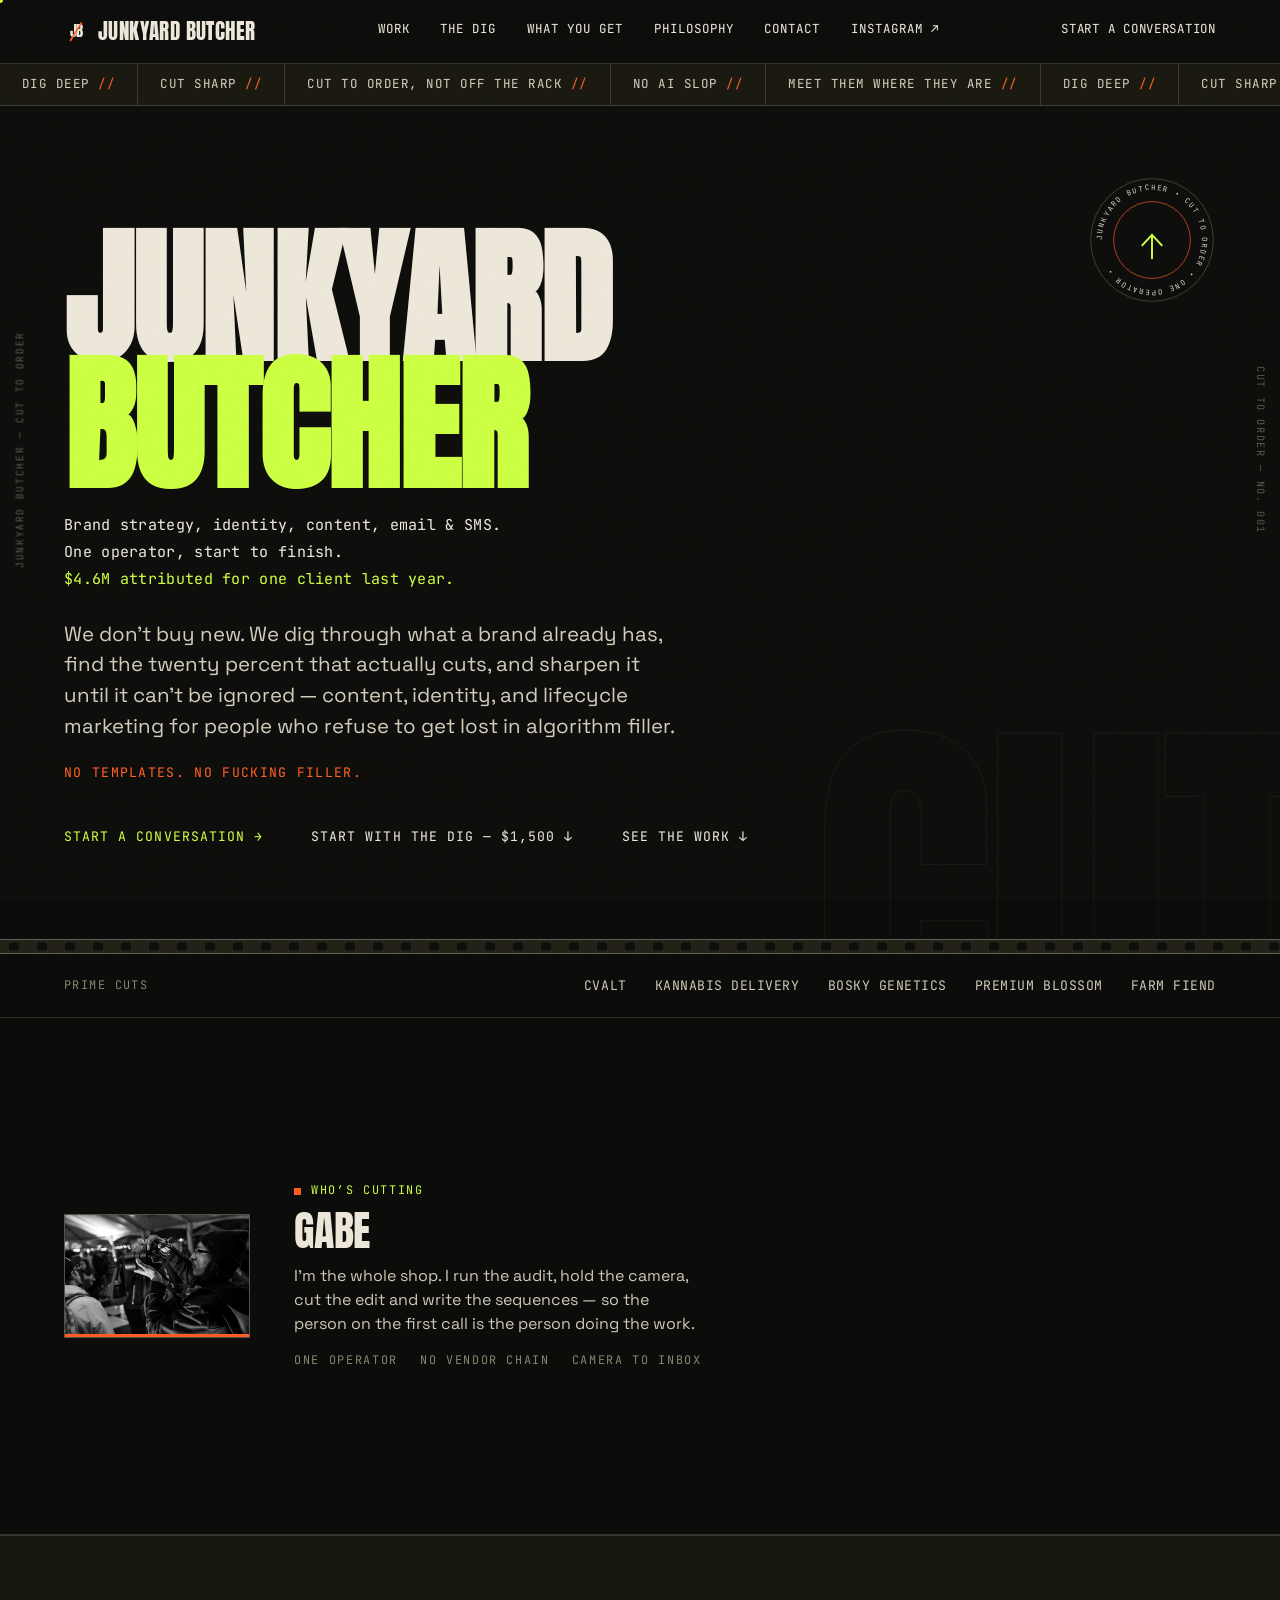
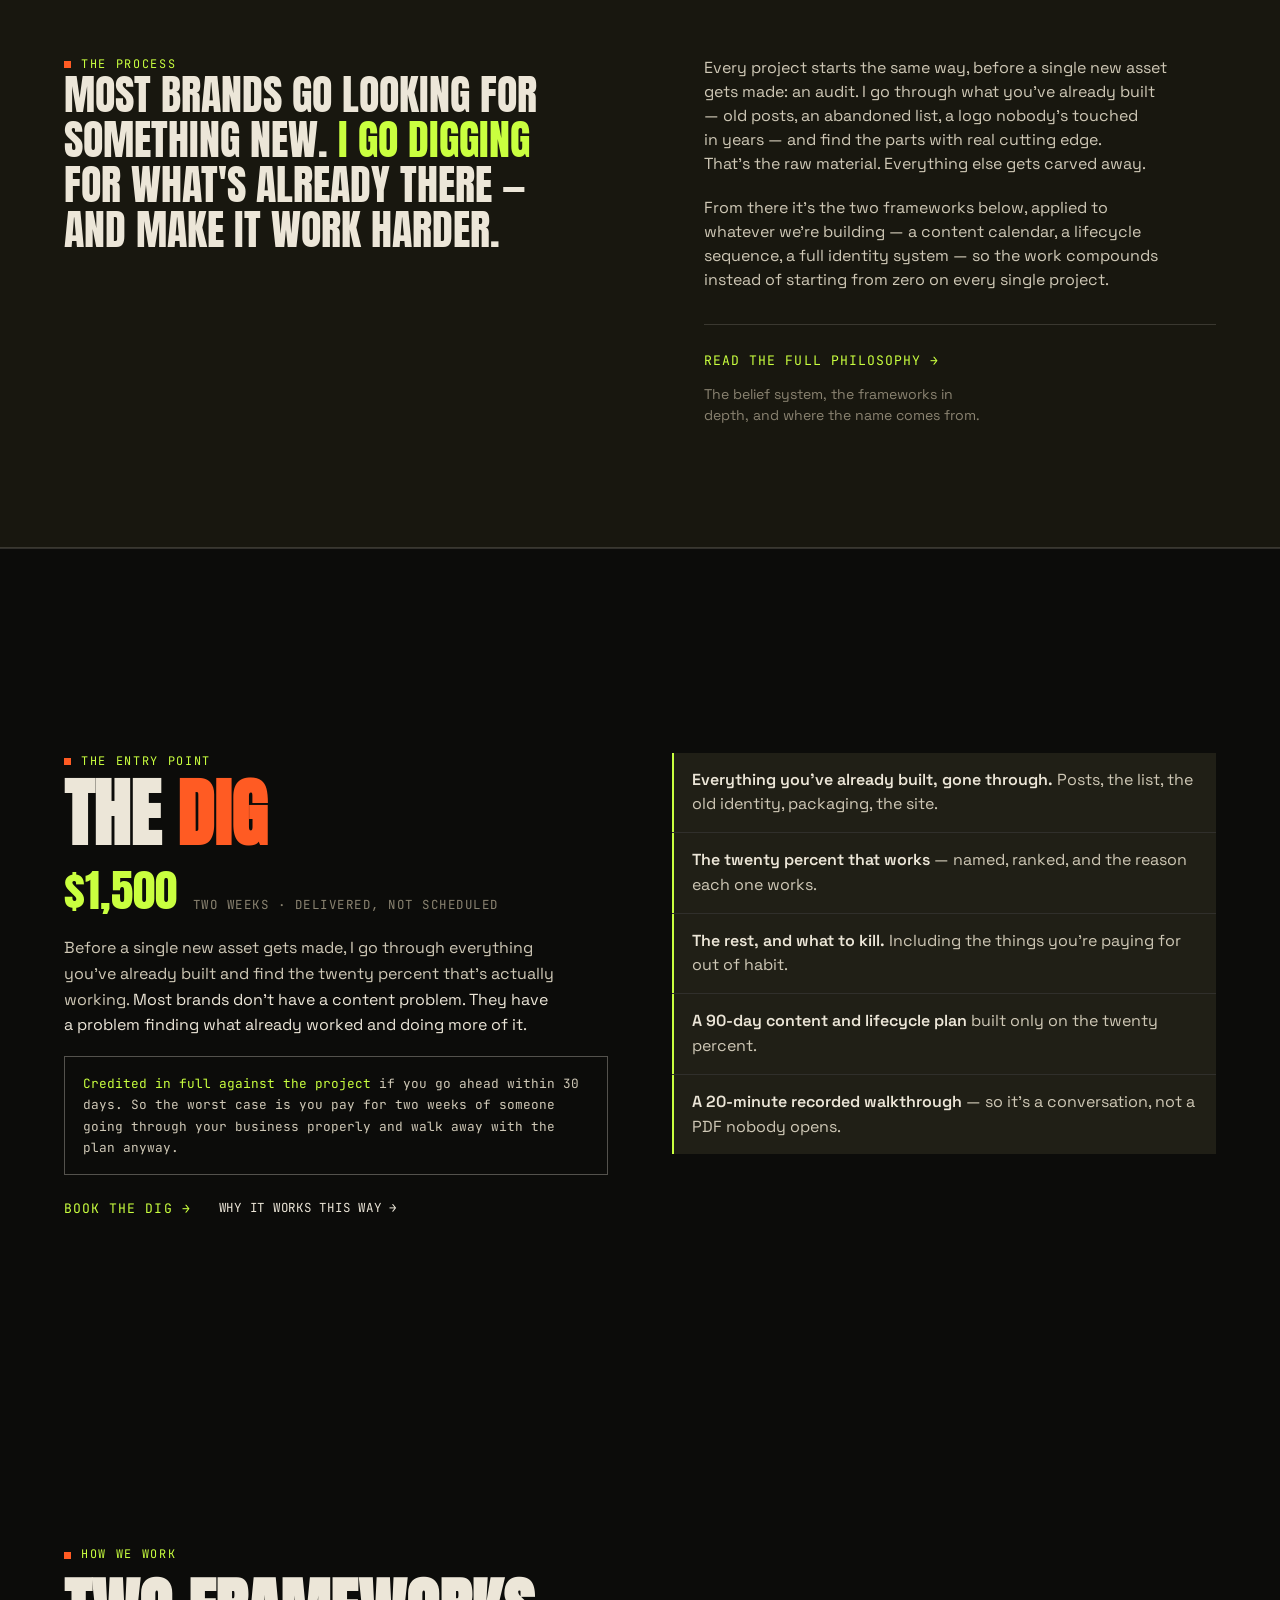
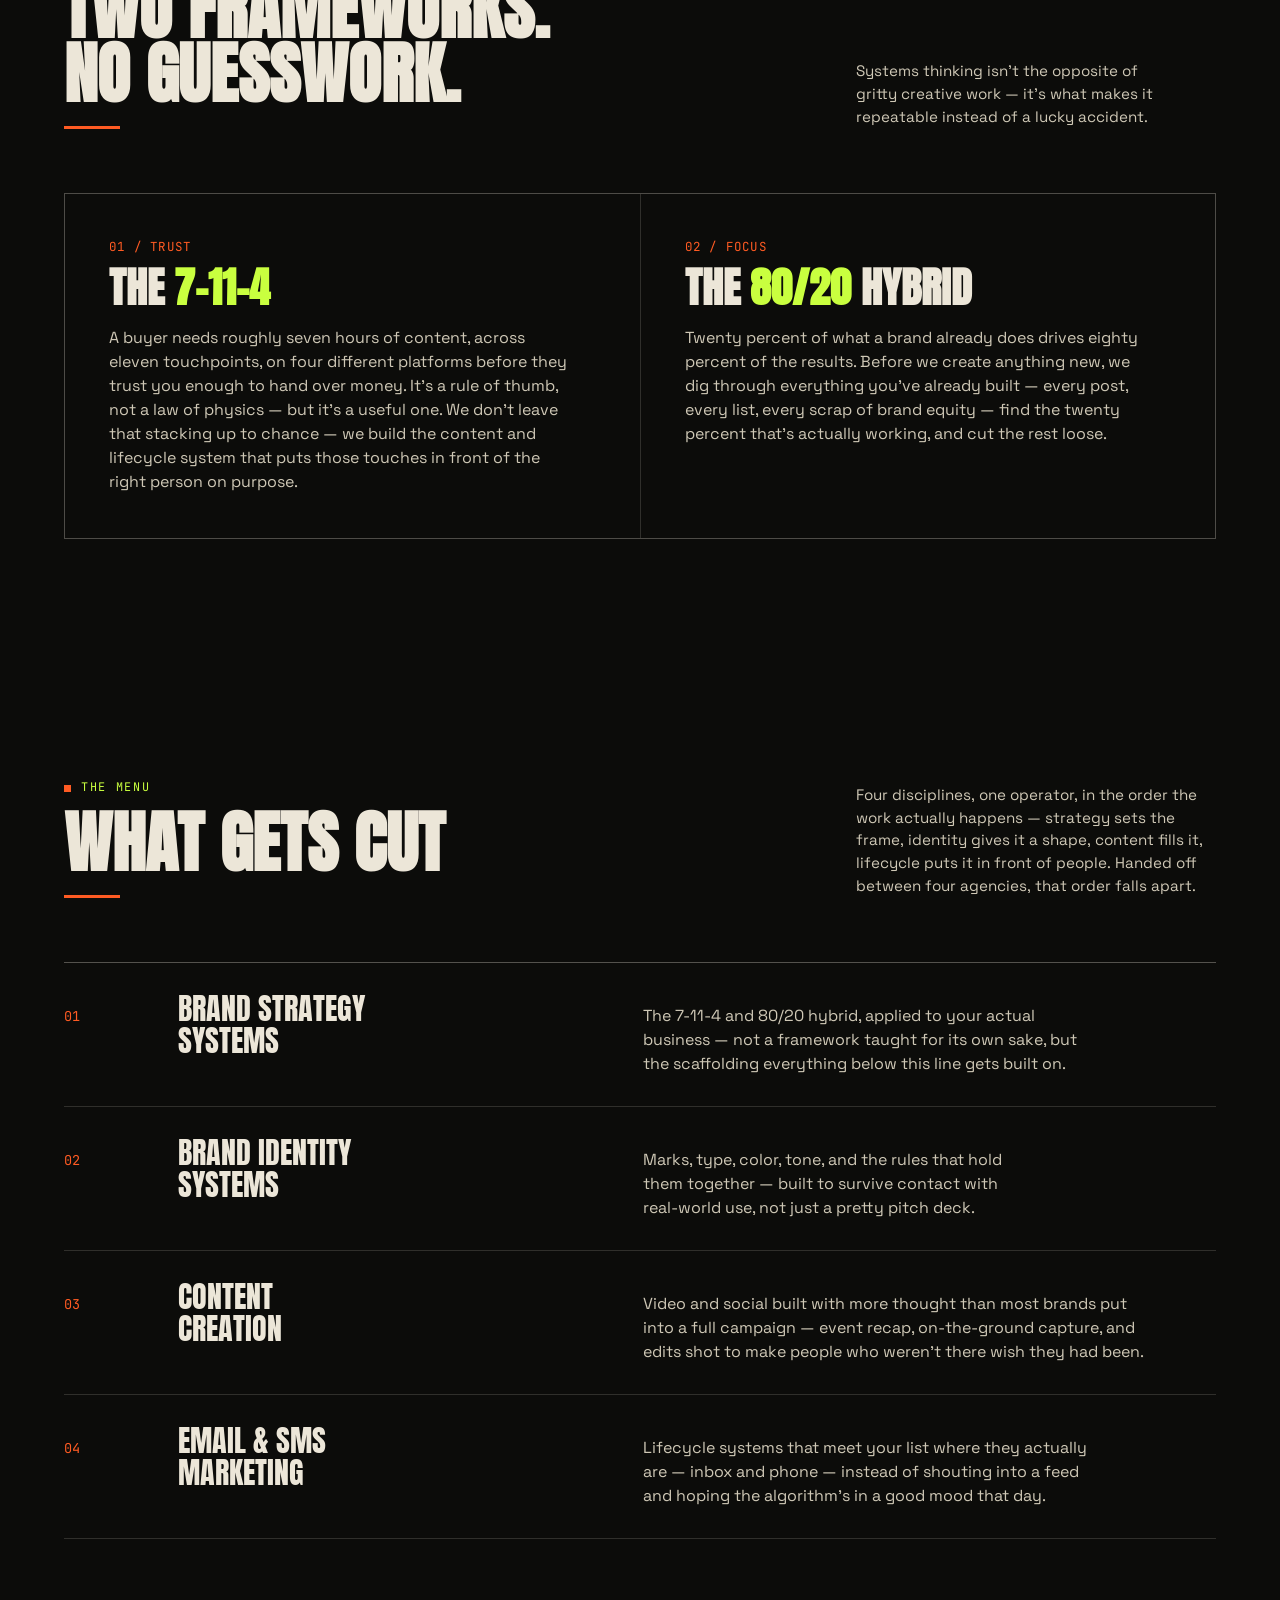
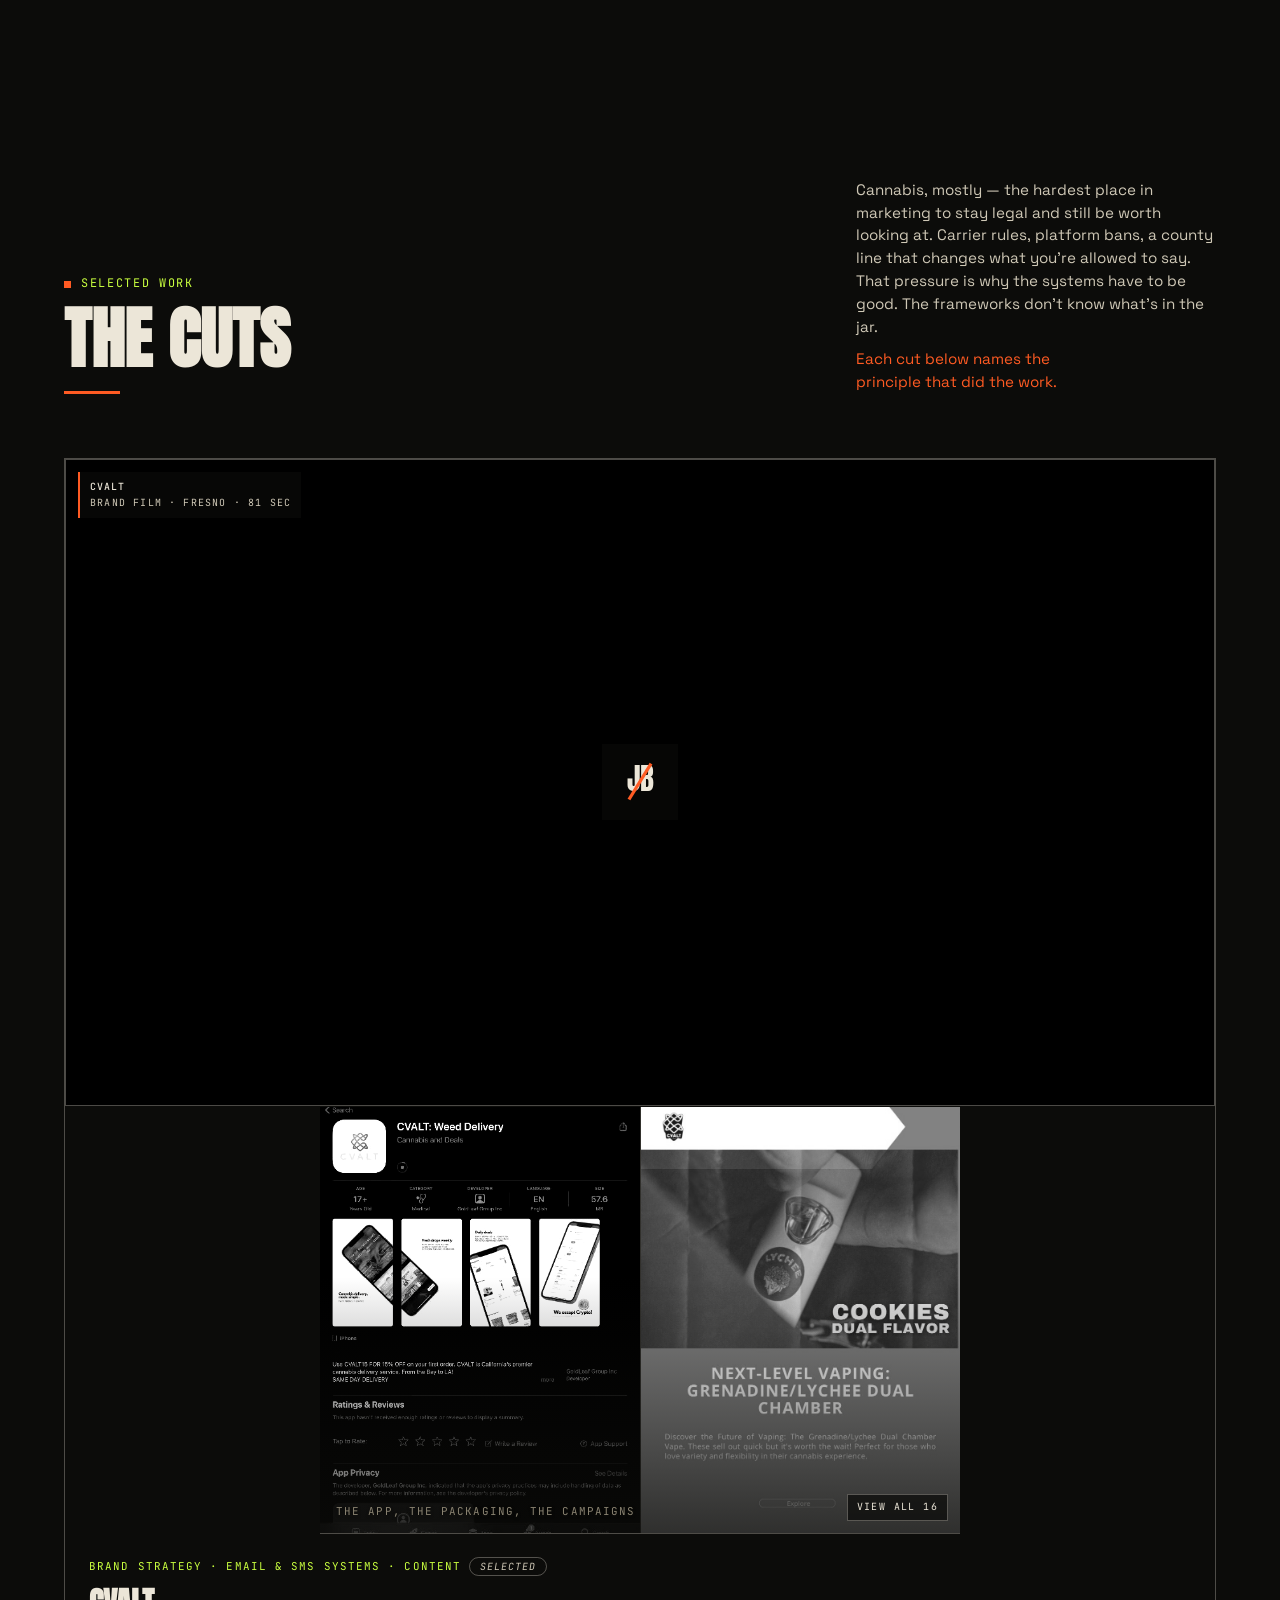
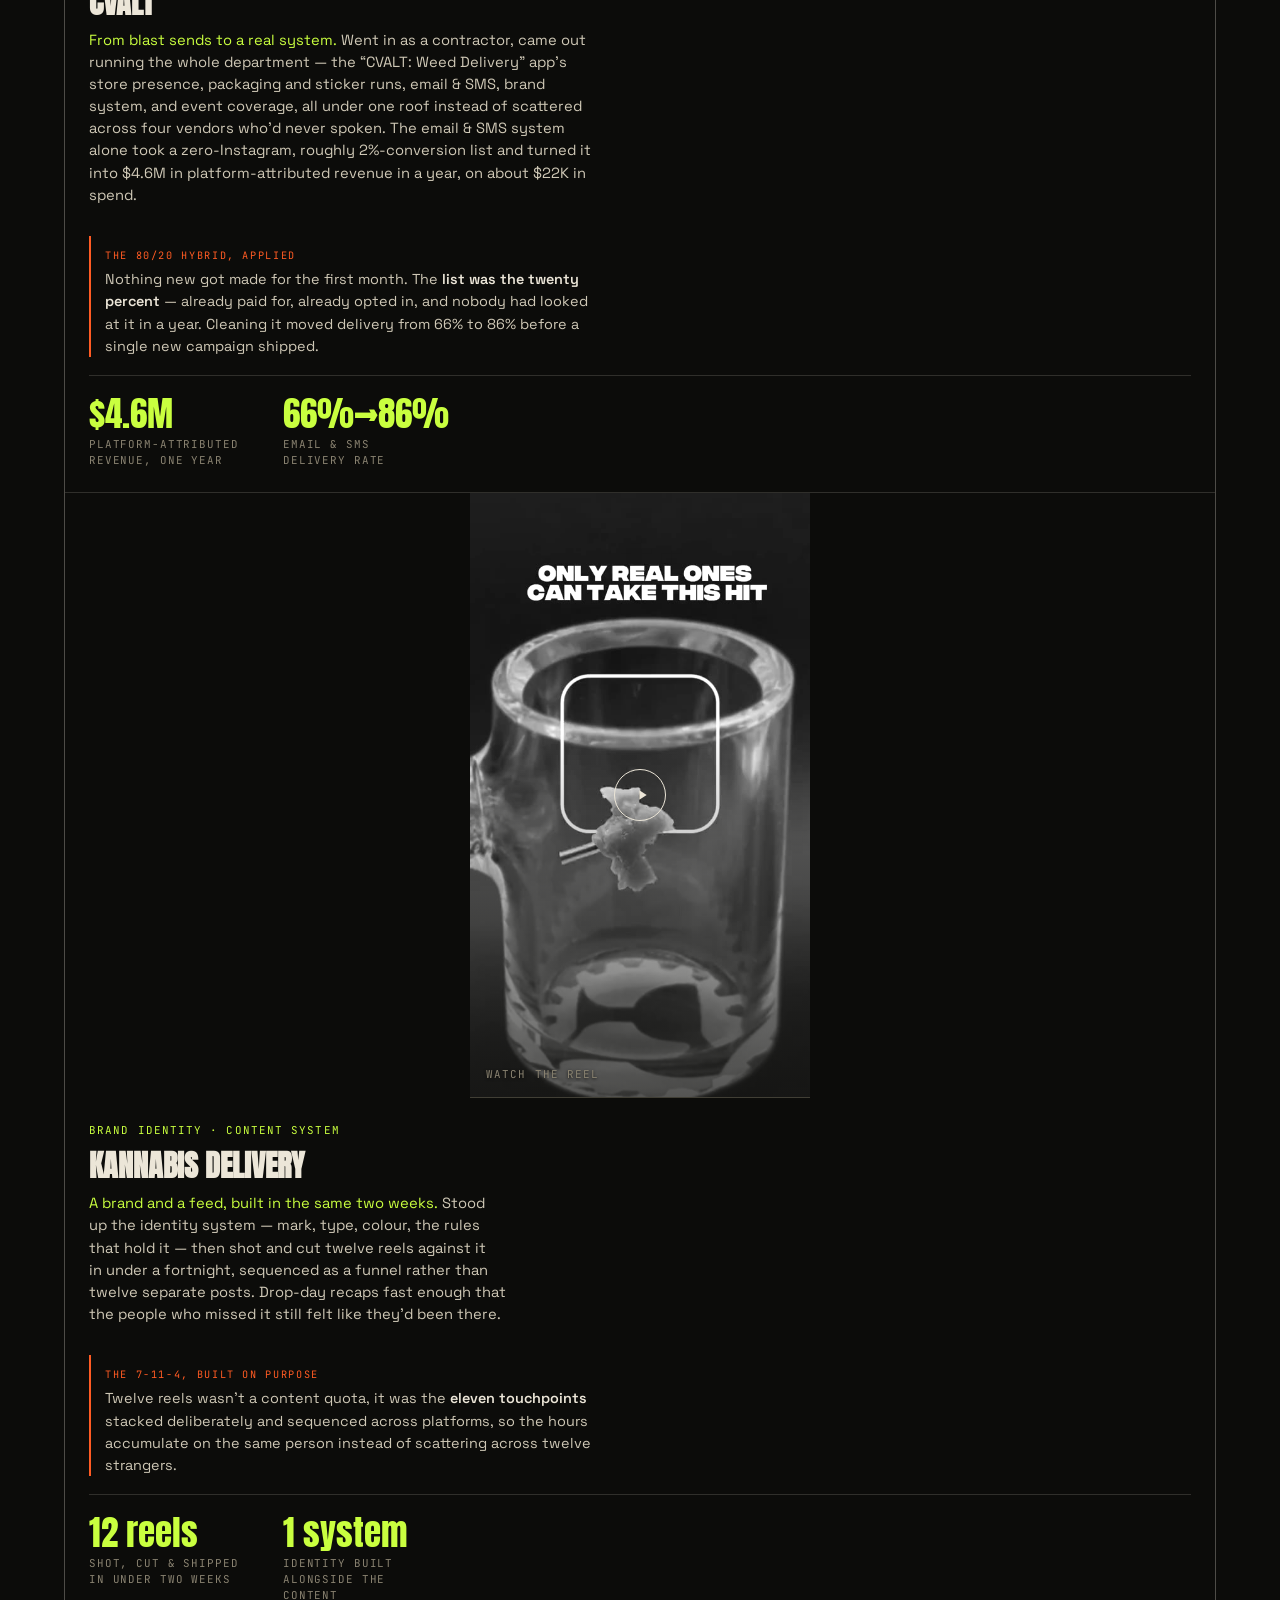
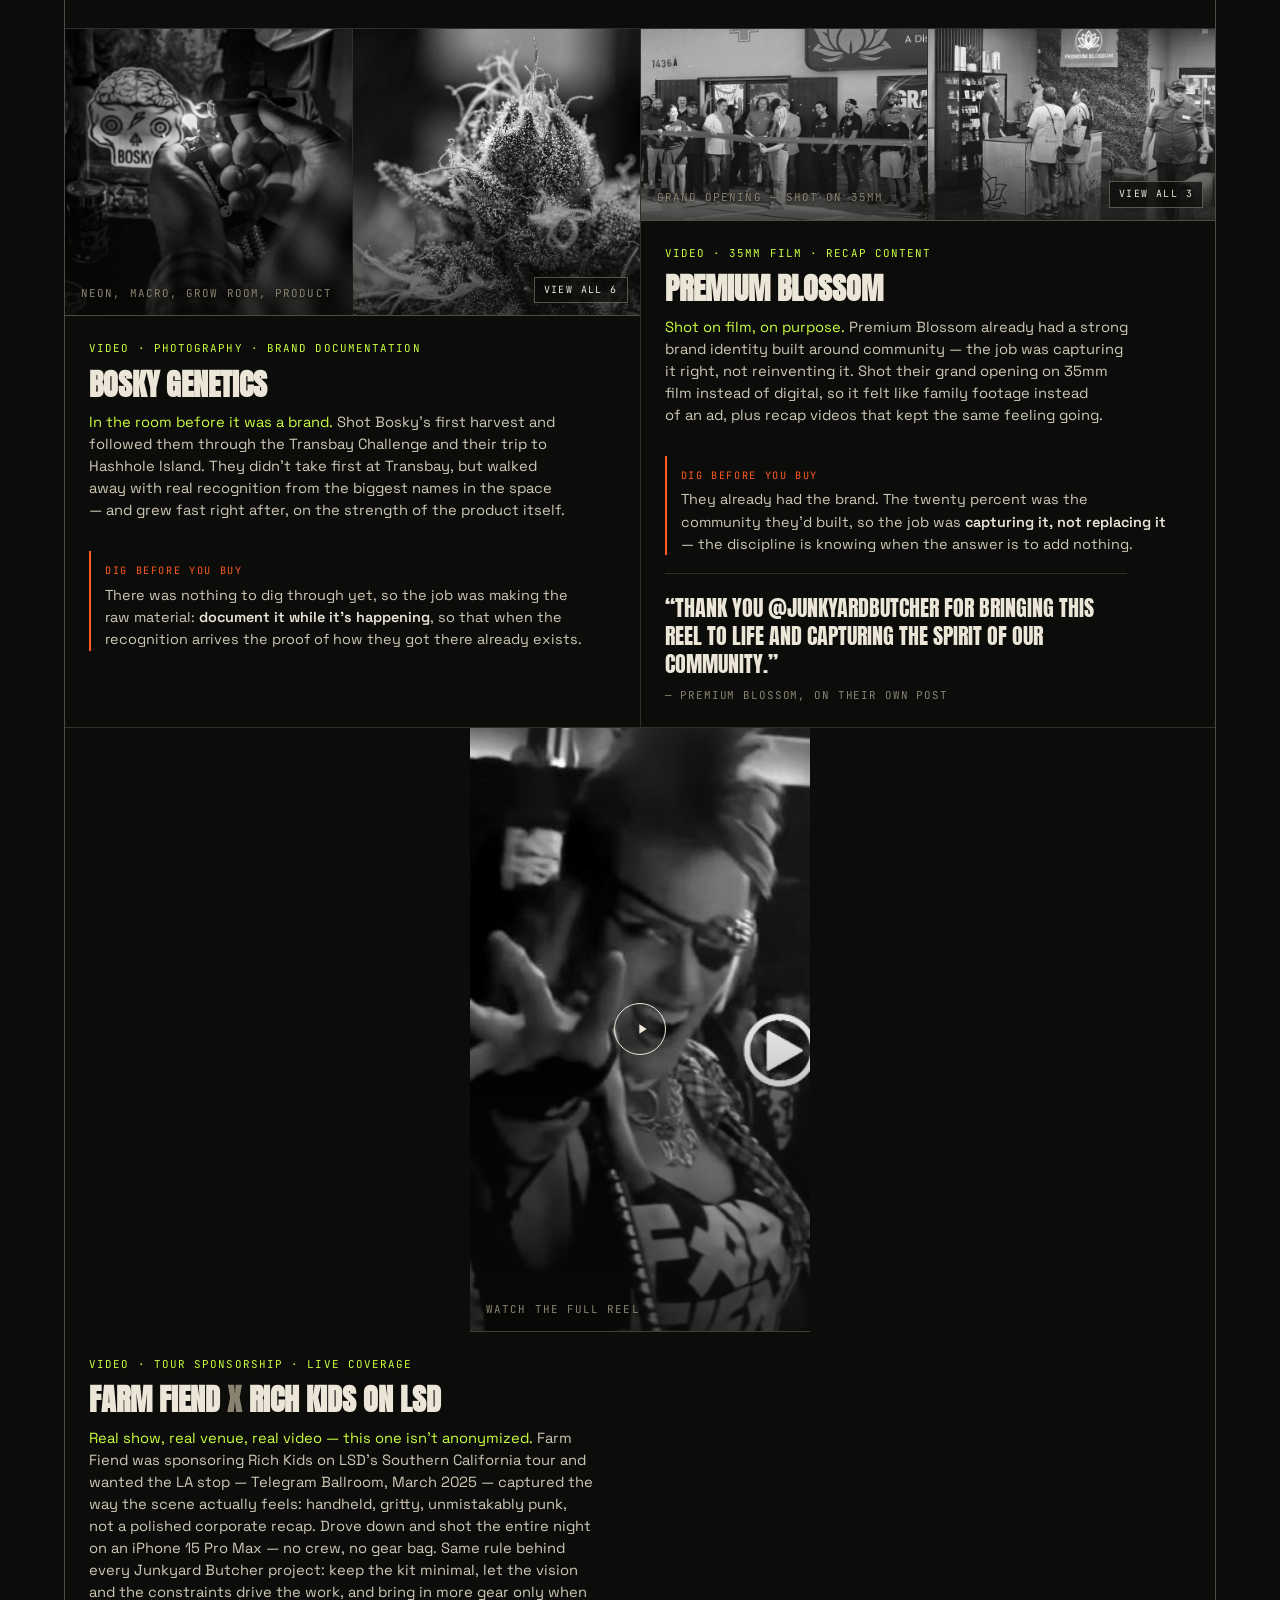
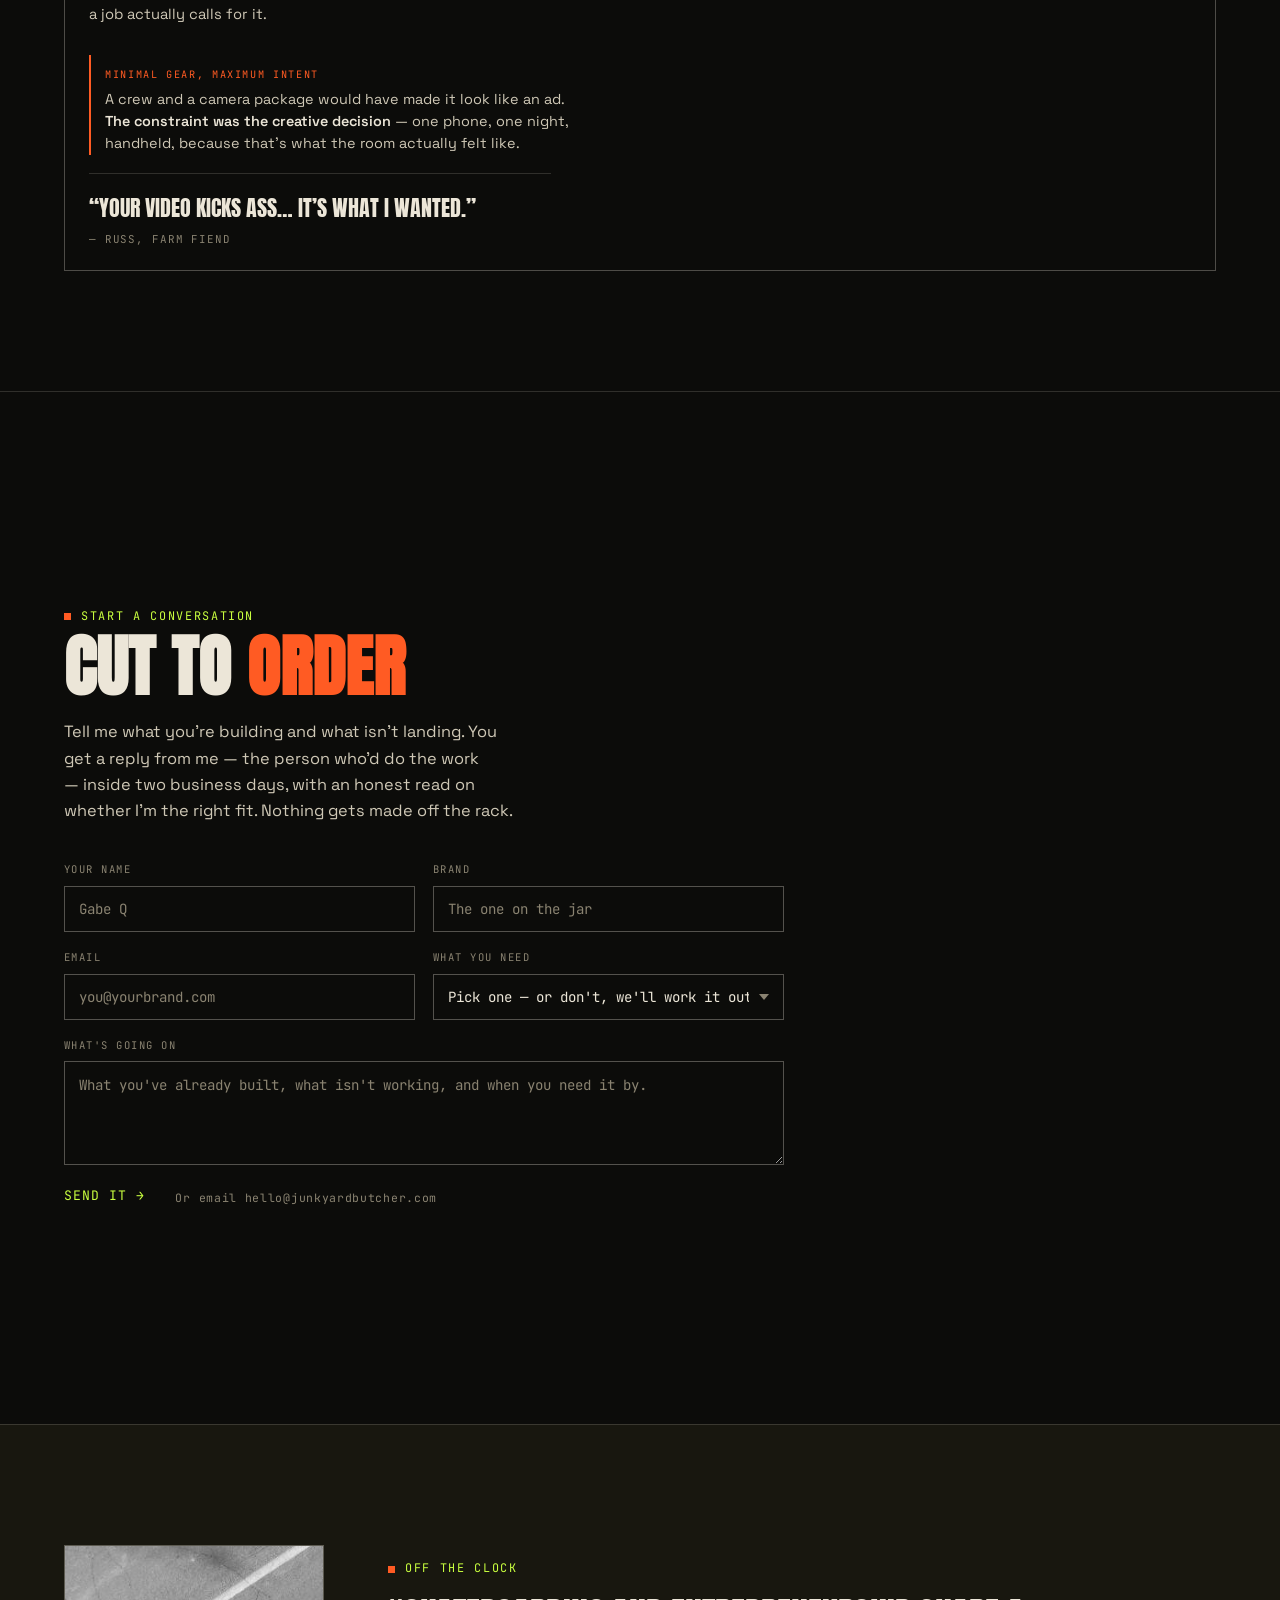
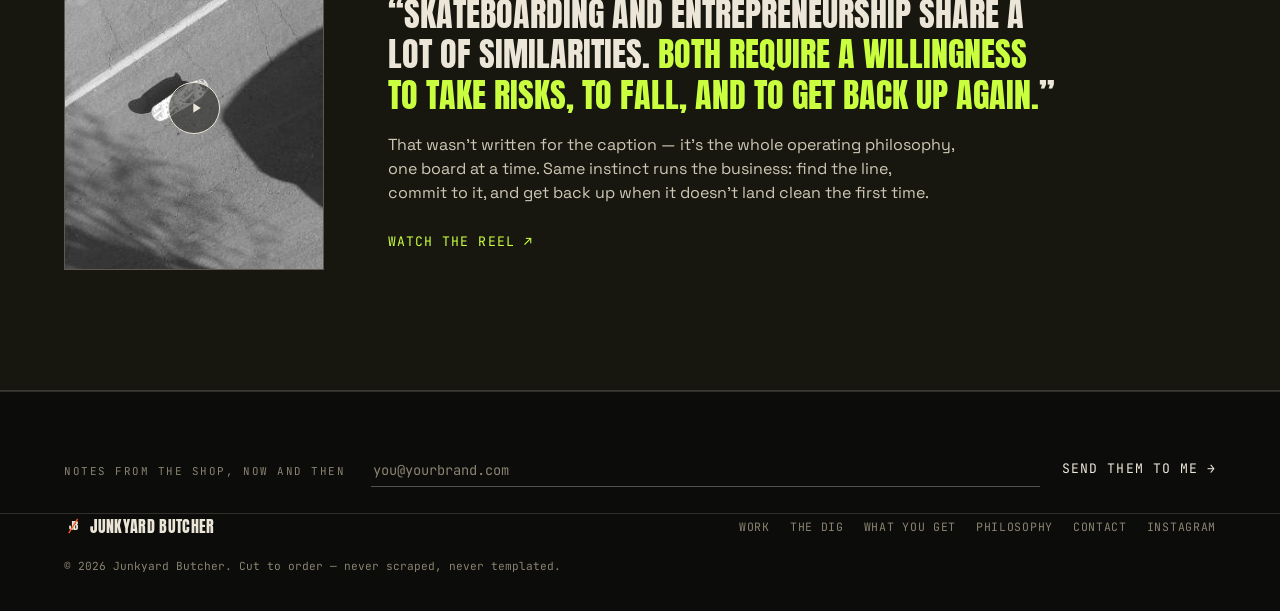
<file: index.html>
<!DOCTYPE html>
<html lang="en">
<head>
<meta charset="UTF-8">
<meta name="viewport" content="width=device-width, initial-scale=1.0">
<title>Junkyard Butcher — Brand Strategy, Identity &amp; Content</title>
<meta name="description" content="Junkyard Butcher — brand strategy, identity systems, content creation, and email/SMS marketing for brands that refuse to be algorithm filler.">
<link rel="canonical" href="https://junkyardbutcher.com/">
<meta property="og:type" content="website">
<meta property="og:title" content="Junkyard Butcher — Brand Strategy, Identity &amp; Content">
<meta property="og:description" content="Brand strategy, identity systems, content creation, and email/SMS marketing for brands that refuse to be algorithm filler.">
<meta property="og:url" content="https://junkyardbutcher.com/">
<meta property="og:image" content="https://junkyardbutcher.com/assets/og-image.jpg">
<meta property="og:image:width" content="1200">
<meta property="og:image:height" content="630">
<meta property="og:image:alt" content="Junkyard Butcher — no templates, no fucking filler.">
<meta name="twitter:card" content="summary_large_image">
<meta name="twitter:image" content="https://junkyardbutcher.com/assets/og-image.jpg">
<meta name="twitter:title" content="Junkyard Butcher">
<meta name="twitter:description" content="Brand strategy, identity systems, content creation, and email/SMS marketing for brands that refuse to be algorithm filler.">
<link rel="icon" href="data:image/svg+xml,%3Csvg xmlns='http://www.w3.org/2000/svg' viewBox='0 0 100 100'%3E%3Ccircle cx='50' cy='50' r='48' fill='%230c0c0a'/%3E%3Ctext x='50' y='70' text-anchor='middle' font-family='Arial Black, Arial, sans-serif' font-weight='900' font-size='56' letter-spacing='-3' fill='%23ece6d8'%3EJB%3C/text%3E%3Cline x1='27' y1='85' x2='73' y2='15' stroke='%23ff5b23' stroke-width='6'/%3E%3C/svg%3E">
<script type="application/ld+json">
{
  "@context": "https://schema.org",
  "@type": "ProfessionalService",
  "name": "Junkyard Butcher",
  "url": "https://junkyardbutcher.com/",
  "description": "Junkyard Butcher provides content creation, email & SMS marketing, brand identity systems, and brand strategy systems, built around the 7-11-4 and 80/20 hybrid frameworks.",
  "founder": {
    "@type": "Person",
    "name": "Gabe",
    "jobTitle": "Founder & Creative Director"
  },
  "knowsAbout": [
    "Brand Strategy",
    "Brand Identity Design",
    "Content Creation",
    "Video Production",
    "Email Marketing",
    "SMS Marketing",
    "Event Recap Video"
  ]
}
</script>
<link rel="preconnect" href="https://fonts.googleapis.com">
<link rel="preconnect" href="https://fonts.gstatic.com" crossorigin>
<link href="https://fonts.googleapis.com/css2?family=Anton&family=Space+Grotesk:wght@400;500;600;700&family=JetBrains+Mono:wght@400;500;700&display=swap" rel="stylesheet">
<style>
  /* ============ TOKENS ============ */
  :root{
    --ink: #0c0c0a;
    --iron: #18170f;
    --iron-2: #201f16;
    --bone: #ece6d8;
    --bone-dim: #cfc8b6;
    --smoke: #8a8371;
    --acid: #c9ff3f;
    --rust: #ff5b23;
    --line: rgba(236,230,216,0.16);
    --line-strong: rgba(236,230,216,0.32);
    --ghost: rgba(236,230,216,0.055);

    --fs-display: clamp(3rem, 11.5vw, 9.5rem);
    --fs-h1: clamp(2.1rem, 6vw, 4.2rem);
    --fs-h2: clamp(1.5rem, 3.6vw, 2.4rem);
    --fs-h3: clamp(1.15rem, 2.4vw, 1.5rem);
    --fs-lead: clamp(1.05rem, 1.6vw, 1.3rem);
    --fs-body: 1rem;
    --fs-label: 0.74rem;

    --gutter: clamp(20px, 5vw, 64px);
    --maxw: 1320px;

    --font-display: "Anton", "Arial Narrow", sans-serif;
    --font-body: "Space Grotesk", ui-sans-serif, system-ui, sans-serif;
    --font-mono: "JetBrains Mono", ui-monospace, "SF Mono", monospace;
  }

  /* Junkyard Butcher is a committed dark-canvas punk-flyer identity —
     one visual world by design, painted explicitly on every host theme. */

  *,*::before,*::after{ box-sizing:border-box; }
  html{
    scroll-behavior:smooth;
    /* the header is sticky at 64px — without this every in-page link lands
       with its own heading hidden underneath it, #hire included */
    scroll-padding-top:84px;
  }
  @media (prefers-reduced-motion: reduce){
    html{ scroll-behavior:auto; }
    *{ animation-duration:0.001ms !important; animation-iteration-count:1 !important; transition-duration:0.001ms !important; }
  }

  body{
    margin:0;
    background:var(--ink);
    color:var(--bone);
    font-family:var(--font-body);
    font-size:var(--fs-body);
    line-height:1.5;
    -webkit-font-smoothing:antialiased;
    overflow-x:hidden;
  }

  img{ max-width:100%; }

  a{ color:inherit; text-decoration:none; }

  ::selection{ background:var(--acid); color:var(--ink); }

  html{
    scrollbar-color:var(--iron-2) var(--ink);
    scrollbar-width:thin;
  }
  ::-webkit-scrollbar{ width:10px; height:10px; }
  ::-webkit-scrollbar-track{ background:var(--ink); }
  ::-webkit-scrollbar-thumb{ background:var(--iron-2); border:2px solid var(--ink); }
  ::-webkit-scrollbar-thumb:hover{ background:var(--smoke); }

  /* ============ CUSTOM CURSOR + PROGRESS ============ */
  .progress-bar{
    position:fixed; top:0; left:0;
    height:2px; width:100%;
    background:var(--acid);
    transform:scaleX(0);
    transform-origin:left center;
    z-index:1001;
    pointer-events:none;
  }
  .cursor-dot, .cursor-ring{
    position:fixed; top:0; left:0;
    border-radius:50%;
    pointer-events:none;
    z-index:1000;
    transform:translate(-50%,-50%);
  }
  .cursor-dot{
    width:6px; height:6px;
    background:var(--acid);
  }
  .cursor-ring{
    width:34px; height:34px;
    border:1px solid var(--line-strong);
    transition:width .2s ease, height .2s ease, border-color .2s ease, background-color .2s ease;
  }
  .cursor-ring.is-active{
    width:64px; height:64px;
    border-color:var(--acid);
  }
  html.has-custom-cursor body{ cursor:none; }
  html.has-custom-cursor a,
  html.has-custom-cursor button{ cursor:none; }
  html.has-custom-cursor input,
  html.has-custom-cursor textarea{ cursor:text; }

  /* ============ SLUG LABELS ============ */
  .slug{
    position:fixed;
    top:50%;
    writing-mode:vertical-rl;
    font-family:var(--font-mono);
    font-size:0.64rem;
    letter-spacing:0.16em;
    text-transform:uppercase;
    color:var(--smoke);
    opacity:0.6;
    z-index:40;
    pointer-events:none;
  }
  .slug-left{ left:12px; transform:translateY(-50%) rotate(180deg); }
  .slug-right{ right:12px; transform:translateY(-50%); }
  @media (max-width:980px){ .slug{ display:none; } }

  /* ============ FILM REEL DIVIDER ============ */
  .cutline{
    height:15px;
    position:relative;
    background-color:var(--iron-2);
    background-image:url("data:image/svg+xml,%3Csvg xmlns='http://www.w3.org/2000/svg' width='28' height='15'%3E%3Crect x='9' y='3.5' width='10' height='8' rx='2' fill='%230c0c0a'/%3E%3C/svg%3E");
    background-repeat:repeat-x;
    background-position:left center;
    border-top:1px solid var(--line-strong);
    border-bottom:1px solid var(--line-strong);
    overflow:hidden;
  }
  .cutline::after{
    content:"";
    position:absolute; inset:0;
    opacity:0.3;
    mix-blend-mode:overlay;
    background-image:url("data:image/svg+xml,%3Csvg xmlns='http://www.w3.org/2000/svg' width='120' height='120'%3E%3Cfilter id='n'%3E%3CfeTurbulence type='fractalNoise' baseFrequency='0.85' numOctaves='2' stitchTiles='stitch'/%3E%3C/filter%3E%3Crect width='100%25' height='100%25' filter='url(%23n)'/%3E%3C/svg%3E");
    pointer-events:none;
  }

  h1,h2,h3,p{ margin:0; text-wrap:balance; }

  .wrap{
    max-width:var(--maxw);
    margin-inline:auto;
    padding-inline:var(--gutter);
  }

  .eyebrow{
    font-family:var(--font-mono);
    font-size:var(--fs-label);
    letter-spacing:0.14em;
    text-transform:uppercase;
    color:var(--acid);
    display:flex;
    align-items:center;
    gap:10px;
  }
  .eyebrow::before{
    content:"";
    width:7px; height:7px;
    background:var(--rust);
    display:inline-block;
    flex:none;
  }

  /* ============ GRAIN OVERLAY ============ */
  .grain{
    position:fixed; inset:0;
    pointer-events:none;
    z-index:999;
    opacity:0.05;
    mix-blend-mode:overlay;
    background-image:url("data:image/svg+xml,%3Csvg xmlns='http://www.w3.org/2000/svg' width='120' height='120'%3E%3Cfilter id='n'%3E%3CfeTurbulence type='fractalNoise' baseFrequency='0.85' numOctaves='2' stitchTiles='stitch'/%3E%3C/filter%3E%3Crect width='100%25' height='100%25' filter='url(%23n)'/%3E%3C/svg%3E");
  }

  /* ============ NAV ============ */
  header{
    position:sticky; top:0; z-index:100;
    background:rgba(12,12,10,0.86);
    backdrop-filter:blur(6px);
    border-bottom:1px solid var(--line);
  }
  .nav{
    display:flex; align-items:center; justify-content:space-between;
    padding-block:16px;
  }
  .nav-mark{
    font-family:var(--font-display);
    font-size:1.3rem;
    letter-spacing:0.02em;
    text-transform:uppercase;
    display:flex; align-items:center; gap:10px;
  }
  .jb-mark{ width:1.15em; height:1.15em; flex:none; color:var(--bone); }
  .nav-links{
    display:flex; gap:clamp(14px,2.4vw,32px);
    font-family:var(--font-mono);
    font-size:0.78rem;
    letter-spacing:0.08em;
    text-transform:uppercase;
  }
  .nav-links a{
    padding-bottom:3px;
    border-bottom:1px solid transparent;
    transition:border-color .15s, color .15s;
  }
  .nav-links a:hover, .nav-links a:focus-visible{
    color:var(--acid);
    border-color:var(--acid);
    outline:none;
  }
  .nav-toggle{
    display:none;
    align-items:center; gap:8px;
    background:none;
    border:1px solid var(--line-strong);
    color:var(--bone);
    font-family:var(--font-mono);
    font-size:0.72rem;
    letter-spacing:0.08em;
    text-transform:uppercase;
    padding:9px 14px;
    cursor:pointer;
  }
  .nav-toggle:hover, .nav-toggle:focus-visible{ border-color:var(--acid); color:var(--acid); outline:none; }
  @media (max-width:760px){
    .nav-toggle{ display:inline-flex; }
    .nav-mark{ font-size:1.05rem; }
    .nav > .link-cta.quiet{ display:none; }
    .nav-links{
      display:none;
      position:absolute; top:100%; left:0; right:0;
      flex-direction:column; gap:0;
      background:rgba(12,12,10,0.98);
      border-bottom:1px solid var(--line);
      padding:4px var(--gutter) 18px;
    }
    .nav-links.is-open{ display:flex; }
    .nav-links a{
      padding-block:14px;
      border-bottom:1px solid var(--line);
    }
  }

  /* ============ GHOST LINKS (no filled buttons anywhere) ============ */
  .link-cta{
    position:relative;
    display:inline-flex;
    align-items:center;
    gap:8px;
    background:none;
    border:none;
    padding:0 0 4px;
    margin:0;
    font-family:var(--font-mono);
    font-size:0.82rem;
    letter-spacing:0.08em;
    text-transform:uppercase;
    color:var(--bone);
    cursor:pointer;
  }
  .link-cta::after{
    content:"";
    position:absolute;
    left:0; right:100%;
    bottom:0;
    height:1px;
    background:currentColor;
    transition:right .25s cubic-bezier(.2,.8,.2,1);
  }
  .link-cta:hover, .link-cta:focus-visible{ color:var(--acid); outline:none; }
  .link-cta:hover::after, .link-cta:focus-visible::after{ right:0; }
  .link-cta.primary{ color:var(--acid); }
  .link-cta.quiet{ font-size:0.78rem; letter-spacing:0.06em; }
  /* A 23px-tall text link is a coin toss with a thumb. On small screens the
     hit area grows to ~44px; the underline follows the text, not the box. */
  @media (max-width:760px){
    .link-cta{ padding-top:11px; padding-bottom:15px; }
    .link-cta::after{ bottom:11px; }
    .nav-mark{ padding-block:10px; }
    .toc li a, .foot-links a{ display:inline-block; padding-block:9px; }
  }

  /* ============ MARQUEE ============ */
  .marquee{
    border-bottom:1px solid var(--line);
    background:var(--iron);
    overflow:hidden;
    white-space:nowrap;
  }
  .marquee-track{
    display:inline-flex;
    align-items:center;
    animation:scroll-left 34s linear infinite;
  }
  .marquee:hover .marquee-track{ animation-play-state:paused; }
  @keyframes scroll-left{
    from{ transform:translateX(0); }
    to{ transform:translateX(-50%); }
  }
  .marquee span{
    font-family:var(--font-mono);
    font-size:0.78rem;
    letter-spacing:0.12em;
    text-transform:uppercase;
    color:var(--bone-dim);
    padding-block:11px;
    padding-inline:22px;
    border-right:1px solid var(--line);
  }
  .marquee span b{ color:var(--rust); font-weight:400; }

  /* ============ HERO ============ */
  .hero{
    padding-block: clamp(56px, 10vw, 108px) clamp(48px,8vw,88px);
    position:relative;
    overflow:hidden;
  }
  .hero-ghost{
    position:absolute;
    right:-2vw;
    bottom:-9vw;
    font-family:var(--font-display);
    font-size:clamp(9rem,30vw,26rem);
    line-height:0.8;
    color:transparent;
    -webkit-text-stroke:1px var(--ghost);
    letter-spacing:-0.02em;
    z-index:0;
    pointer-events:none;
    user-select:none;
  }
  @media (max-width:900px){ .hero-ghost{ display:none; } }
  .hero > .eyebrow,
  .hero-headline,
  .hero-sub,
  .hero-actions{ position:relative; z-index:1; }
  .hero-headline{
    font-family:var(--font-display);
    font-size:var(--fs-display);
    line-height:0.86;
    letter-spacing:-0.01em;
    text-transform:uppercase;
    color:var(--bone);
    margin-top:22px;
  }
  .hero-headline .line2{ color:var(--acid); }
  .hero-sub{
    font-size:var(--fs-lead);
    color:var(--bone-dim);
    max-width:640px;
    margin-top:28px;
  }
  /* Three facts, stacked, no adjectives in them. The name still lands
     first at full size; this stops the reader having to work out what
     is being sold. */
  .hero-facts{
    position:relative; z-index:1;
    margin-top:26px;
    display:flex; flex-direction:column; gap:5px;
    font-family:var(--font-mono);
    font-size:0.94rem;
    line-height:1.45;
    letter-spacing:0.02em;
    color:var(--bone);
  }
  .hero-facts .num{ color:var(--acid); }
  @media (max-width:520px){ .hero-facts{ font-size:0.86rem; } }
  .hero-tagline{
    font-family:var(--font-mono);
    font-size:0.82rem;
    letter-spacing:0.1em;
    text-transform:uppercase;
    color:var(--rust);
    margin-top:22px;
  }
  .hero-actions{
    display:flex; flex-wrap:wrap; gap:clamp(28px,4vw,48px);
    margin-top:44px;
    align-items:center;
  }

  .hero-stamp{
    position:absolute;
    right:var(--gutter);
    top:clamp(30px,6vw,70px);
    width:clamp(92px,10vw,132px);
    height:clamp(92px,10vw,132px);
    animation:spin 26s linear infinite;
  }
  @keyframes spin{ from{ transform:rotate(0deg);} to{ transform:rotate(360deg);} }
  @media (max-width:900px){ .hero-stamp{ display:none; } }

  /* ============ TRUST STRIP ============ */
  .trust{
    border-bottom:1px solid var(--line);
    padding-block:22px;
  }
  .trust .wrap{
    display:flex; flex-wrap:wrap;
    gap:14px 0;
    align-items:center;
    justify-content:space-between;
  }
  .trust-label{
    font-family:var(--font-mono);
    font-size:var(--fs-label);
    letter-spacing:0.12em;
    text-transform:uppercase;
    color:var(--smoke);
    flex:none;
    margin-right:24px;
  }
  .trust-names{
    display:flex; flex-wrap:wrap;
    gap:10px 28px;
    font-family:var(--font-mono);
    font-size:0.82rem;
    letter-spacing:0.04em;
    text-transform:uppercase;
    color:var(--bone-dim);
  }
  .trust-names span{ display:inline-flex; align-items:center; gap:8px; }
  .mark-archive, .mark-selected{
    font-family:var(--font-mono);
    font-size:0.62rem;
    letter-spacing:0.1em;
    text-transform:uppercase;
    color:var(--smoke);
  }
  .mark-archive{
    border-left:1px solid var(--line-strong);
    border-right:1px solid var(--line-strong);
    padding:1px 6px;
  }
  .mark-selected{
    border:1px solid var(--line-strong);
    border-radius:999px;
    padding:2px 10px;
    color:var(--bone-dim);
  }

  /* ============ SECTION SHELL ============ */
  section{ padding-block:clamp(64px,10vw,120px); }
  .section-head{
    display:flex; flex-wrap:wrap;
    justify-content:space-between;
    align-items:flex-end;
    gap:20px;
    margin-bottom:clamp(36px,6vw,64px);
  }
  .section-title{
    font-family:var(--font-display);
    font-size:var(--fs-h1);
    text-transform:uppercase;
    line-height:0.95;
    margin-top:14px;
  }
  .section-title::after{
    content:"";
    display:block;
    width:56px;
    height:3px;
    background:var(--rust);
    margin-top:20px;
  }
  .note-tail{ display:block; margin-top:10px; color:var(--rust); }
  .section-note{
    max-width:360px;
    color:var(--bone-dim);
    font-size:0.95rem;
  }

  /* ============ MANIFESTO ============ */
  .manifesto{ background:var(--iron); border-top:1px solid var(--line); border-bottom:1px solid var(--line); }
  .manifesto-grid{
    display:grid;
    grid-template-columns: 1.1fr 1fr;
    gap:clamp(32px,6vw,80px);
    align-items:start;
  }
  @media (max-width:860px){ .manifesto-grid{ grid-template-columns:1fr; } }
  .manifesto-quote{
    font-family:var(--font-display);
    font-size:clamp(1.6rem,3.4vw,2.6rem);
    line-height:1.08;
    text-transform:uppercase;
    color:var(--bone);
  }
  .manifesto-quote em{
    font-style:normal;
    color:var(--acid);
  }
  .manifesto-body p{
    color:var(--bone-dim);
    margin-bottom:20px;
    max-width:60ch;
  }
  .manifesto-body p:last-child{ margin-bottom:0; }
  .manifesto-body strong{ color:var(--bone); font-weight:600; }
  .manifesto-link{
    margin-top:32px !important;
    padding-top:26px;
    border-top:1px solid var(--line);
    display:flex; flex-direction:column; gap:10px;
    max-width:none;
  }
  .manifesto-link span{
    color:var(--smoke);
    font-size:0.88rem;
  }

  /* ============ FRAMEWORKS ============ */
  .frameworks-grid{
    display:grid;
    grid-template-columns:1fr 1fr;
    gap:1px;
    background:var(--line);
    border:1px solid var(--line);
  }
  @media (max-width:760px){ .frameworks-grid{ grid-template-columns:1fr; } }
  .framework-card{
    background:var(--ink);
    padding:clamp(28px,4vw,44px);
  }
  .framework-num{
    font-family:var(--font-mono);
    font-size:0.78rem;
    letter-spacing:0.1em;
    color:var(--rust);
    text-transform:uppercase;
  }
  .framework-title{
    font-family:var(--font-display);
    font-size:clamp(1.8rem,4vw,2.6rem);
    text-transform:uppercase;
    margin-top:10px;
    line-height:1;
  }
  .framework-title span{ color:var(--acid); }
  .framework-card p{
    color:var(--bone-dim);
    margin-top:18px;
    max-width:46ch;
  }

  /* ============ SERVICES ============ */
  .services-list{ border-top:1px solid var(--line-strong); }
  .service-row{
    display:grid;
    grid-template-columns: 90px 1fr 1.3fr;
    gap:24px;
    padding-block:30px;
    border-bottom:1px solid var(--line);
    align-items:baseline;
  }
  @media (max-width:760px){
    .service-row{ grid-template-columns:1fr; gap:8px; }
  }
  .service-num{
    font-family:var(--font-mono);
    font-size:0.85rem;
    color:var(--rust);
  }
  .service-name{
    font-family:var(--font-display);
    font-size:clamp(1.3rem,2.6vw,1.9rem);
    text-transform:uppercase;
    line-height:1.05;
  }
  .service-desc{
    color:var(--bone-dim);
    max-width:52ch;
  }

  /* ============ WORK GRID ============ */
  .work-grid{
    display:grid;
    grid-template-columns:repeat(6,1fr);
    gap:1px;
    background:var(--line);
    border:1px solid var(--line);
  }
  .work-card{
    background:var(--ink);
    grid-column:span 3;
    display:flex; flex-direction:column;
    transition:background-color .25s ease;
  }
  .work-card:hover{ background:var(--iron-2); }
  .work-frame img{ transition:transform .5s cubic-bezier(.2,.8,.2,1); }
  .work-card:hover .work-frame img{ transform:scale(1.035); }
  .collage-tile img{ transition:transform .5s cubic-bezier(.2,.8,.2,1); }
  .collage-tile:hover img{ transform:scale(1.035); }
  .work-card.span-2{ grid-column:span 2; }
  .work-card.span-3{ grid-column:span 3; }
  .work-card.span-4{ grid-column:span 4; }
  .work-card.featured{ grid-column:span 6; }
  @media (max-width:900px){
    .work-card,
    .work-card.span-2,
    .work-card.span-3,
    .work-card.span-4,
    .work-card.featured{ grid-column:span 6; }
  }
  .work-frame{
    position:relative;
    background:var(--iron-2);
    display:flex; align-items:center; justify-content:center;
    border-bottom:1px solid var(--line);
    overflow:hidden;
  }
  .work-frame.ar-tall{ aspect-ratio:4/5; }
  .featured .work-frame{ aspect-ratio:21/9; }
  .work-frame::before{
    content:"";
    position:absolute; inset:0;
    opacity:0.16;
    mix-blend-mode:overlay;
    background-image:url("data:image/svg+xml,%3Csvg xmlns='http://www.w3.org/2000/svg' width='120' height='120'%3E%3Cfilter id='n'%3E%3CfeTurbulence type='fractalNoise' baseFrequency='0.85' numOctaves='2' stitchTiles='stitch'/%3E%3C/filter%3E%3Crect width='100%25' height='100%25' filter='url(%23n)'/%3E%3C/svg%3E");
  }
  .work-frame::after{
    content:"";
    position:absolute; inset:0;
    background:linear-gradient(180deg, rgba(12,12,10,0) 40%, rgba(12,12,10,0.7) 100%);
  }
  .work-frame img{
    position:absolute; inset:0;
    width:100%; height:100%;
    object-fit:cover;
    display:block;
  }
  .work-frame.has-image::before{ opacity:0.08; }
  .collage-tile{
    position:relative;
    display:flex; align-items:center; justify-content:center;
    overflow:hidden;
    background:var(--ink);
  }
  .collage-tile img{
    position:static;
    max-width:100%; max-height:100%;
    width:auto; height:auto;
    object-fit:contain;
    padding:clamp(12px,2vw,24px);
    display:block;
  }
  .play{
    position:relative; z-index:1;
    width:52px; height:52px;
    border:1px solid var(--bone);
    border-radius:50%;
    display:flex; align-items:center; justify-content:center;
    color:var(--bone);
    transition:border-color .2s ease, color .2s ease;
  }
  .work-card:hover .play{
    border-color:var(--acid);
    color:var(--acid);
  }
  .play svg{ width:16px; height:16px; margin-left:3px; }
  .reel-tag{
    position:absolute; z-index:1; left:16px; bottom:14px;
    font-family:var(--font-mono);
    font-size:0.68rem;
    letter-spacing:0.1em;
    text-transform:uppercase;
    color:var(--smoke);
    text-shadow:0 1px 3px rgba(12,12,10,.9);  /* bright frames ate this */
  }

  /* ============ GALLERY: one or two previews, the rest in the album ============
     A card shows its strongest one or two frames, at the aspect ratio the
     source photos actually are — landscape sets get landscape tiles, so
     nothing gets cropped into a shape it was never shot in. The rest of the
     brand set stays in the DOM as lightbox triggers but is never rendered;
     clicking any preview opens the whole set. Short grid, complete album. */
  .work-frame.gallery{
    position:relative;
    display:grid;
    gap:1px;
    background:var(--line);
    grid-template-columns:1fr 1fr;
    aspect-ratio:auto;               /* beats .featured .work-frame's 21/9 */
  }
  /* The TILE carries the shape, not the frame — so a card can go single
     column on a phone without the whole strip collapsing to a slit. */
  .gallery .collage-tile{ height:auto; width:auto; }
  .gallery.g-sq   .collage-tile{ aspect-ratio:1/1; }   /* mixed orientation */
  .gallery.g-wide .collage-tile{ aspect-ratio:3/2; }   /* landscape sets    */
  .gallery.g-tall .collage-tile{ aspect-ratio:3/4; }   /* portrait sets     */
  /* A full-bleed featured card is 1190px wide; two portrait tiles that wide
     are 800px tall on their own. Matte them instead of cropping them. */
  .gallery.inset{ width:100%; max-width:640px; margin-inline:auto; }
  /* A 9:16 phone reel in a 21:9 frame shows a tenth of the shot. Matte it
     and let the poster be the shape it was filmed in. */
  .work-frame.reel-tall{
    width:100%; max-width:340px; margin-inline:auto;
    aspect-ratio:9/16;
  }
  @media (max-width:620px){
    .work-frame.reel-tall{ max-width:100%; aspect-ratio:3/4; }
  }
  /* album-only members: in the set, never on the grid */
  .tile-rest{ display:none !important; }
  .gallery-more{
    position:absolute; z-index:2; right:12px; bottom:12px;
    pointer-events:none;                 /* the tiles are the click target */
    font-family:var(--font-mono);
    font-size:0.62rem; letter-spacing:0.14em; text-transform:uppercase;
    color:var(--bone);
    padding:5px 9px;
    border:1px solid rgba(236,230,216,.32);
    background:rgba(12,12,10,.74);
    transition:border-color .2s ease, color .2s ease;
  }
  .work-card:hover .gallery-more{ border-color:var(--acid); color:var(--acid); }
  /* one column on a phone — side by side these become letterbox slits */
  @media (max-width:620px){
    .work-frame.gallery{ grid-template-columns:1fr; }
  }

  /* ============ BYLINE ============ */
  .byline{ border-bottom:1px solid var(--line); }
  .byline-grid{
    display:grid;
    grid-template-columns:186px 1fr;
    gap:clamp(20px,4vw,44px);
    align-items:center;
    padding-block:clamp(28px,4vw,44px);
  }
  @media (max-width:620px){
    .byline-grid{ grid-template-columns:120px 1fr; gap:18px; align-items:start; }
  }
  .byline-frame{
    position:relative;
    border:1px solid var(--line-strong);
    overflow:hidden;
    aspect-ratio:3/2;          /* the working shot is landscape */
    max-width:100%;
  }
  .byline-frame img{
    width:100%; height:100%;
    object-fit:cover; display:block;
    filter:grayscale(1) contrast(1.06);
  }
  .byline-frame::after{
    content:""; position:absolute; left:0; right:0; bottom:0;
    height:3px; background:var(--rust);
  }
  .byline-name{
    font-family:var(--font-display);
    font-size:clamp(1.6rem,4.2vw,2.6rem);
    line-height:1;
    letter-spacing:-0.005em;
    text-transform:uppercase;
    margin:10px 0 0;
  }
  .byline-line{
    color:var(--bone-dim);
    max-width:58ch;
    margin:12px 0 0;
  }
  .byline-meta{
    display:flex; flex-wrap:wrap;
    gap:6px 22px;
    font-family:var(--font-mono);
    font-size:var(--fs-label);
    letter-spacing:0.14em;
    text-transform:uppercase;
    color:var(--smoke);
    margin:16px 0 0;
  }

  .collage-tile.cover{ height:100%; width:100%; }
  .collage-tile.cover img{
    position:absolute; inset:0;
    max-width:none; max-height:none;
    width:100%; height:100%;
    object-fit:cover;
    padding:0;
  }
  [data-lightbox-video], [data-lightbox-external]{ cursor:pointer; }
  .work-frame[data-lightbox-video]:focus-visible,
  .work-frame[data-lightbox-external]:focus-visible{ outline:2px solid var(--acid); outline-offset:-2px; }
  .work-body{ padding:24px; flex:1; display:flex; flex-direction:column; gap:12px; }
  .work-tag{
    font-family:var(--font-mono);
    font-size:0.68rem;
    letter-spacing:0.1em;
    text-transform:uppercase;
    color:var(--acid);
  }
  .work-client{
    font-family:var(--font-display);
    font-size:clamp(1.3rem,2.4vw,1.9rem);
    text-transform:uppercase;
    line-height:1;
  }
  .work-desc{ color:var(--bone-dim); font-size:0.92rem; max-width:56ch; }
  .work-desc em{ font-style:normal; color:var(--acid); }
  .work-principle{
    margin-top:18px;
    padding:12px 0 0 14px;
    border-left:2px solid var(--rust);
    display:flex; flex-direction:column; gap:5px;
  }
  .work-principle .pr-name{
    font-family:var(--font-mono);
    font-size:0.64rem; letter-spacing:0.16em; text-transform:uppercase;
    color:var(--rust);
  }
  .work-principle .pr-how{
    font-size:0.9rem; line-height:1.55;
    color:var(--bone-dim);
    max-width:54ch;
  }
  .work-principle .pr-how b{ color:var(--bone); font-weight:600; }
  .work-stats{
    display:flex; flex-wrap:wrap;
    gap:24px 40px;
    margin-top:6px;
    padding-top:20px;
    border-top:1px solid var(--line);
  }
  .stat{ display:flex; flex-direction:column; gap:4px; }
  .stat-num{
    font-family:var(--font-display);
    font-size:clamp(1.6rem,3vw,2.2rem);
    color:var(--acid);
    line-height:1;
  }
  .stat-label{
    font-family:var(--font-mono);
    font-size:0.68rem;
    letter-spacing:0.08em;
    text-transform:uppercase;
    color:var(--smoke);
    max-width:22ch;
  }
  .work-quote{
    margin:6px 0 0;
    padding-top:20px;
    border-top:1px solid var(--line);
    font-family:var(--font-display);
    font-size:clamp(1.05rem,1.8vw,1.35rem);
    line-height:1.3;
    text-transform:uppercase;
    color:var(--bone);
    max-width:42ch;
  }
  .work-quote cite{
    display:block;
    margin-top:10px;
    font-family:var(--font-mono);
    font-style:normal;
    font-size:0.68rem;
    letter-spacing:0.08em;
    text-transform:uppercase;
    color:var(--smoke);
  }


  /* ============ JB-VIDEO ============ */
  .jb{
    position:relative; display:block; width:100%;
    background:#000; border:1px solid var(--line-strong);
    overflow:hidden; aspect-ratio:16/9; isolation:isolate;
    --pad:12px;
  }
  .jb video{
    position:absolute; inset:0; width:100%; height:100%;
    object-fit:cover; display:block; background:#000;
    filter:grayscale(1) contrast(1.05);
    transition:filter .9s ease .22s;
  }
  .jb.is-cut video{ filter:none; }

  .jb-poster{ position:absolute; inset:0; z-index:3; pointer-events:none; }
  .jb-half{
    position:absolute; inset:0;
    background-size:cover; background-position:center;
    filter:grayscale(1) contrast(1.06);
    transition:transform .55s cubic-bezier(.2,.75,.25,1), opacity .55s ease;
    will-change:transform,opacity;
  }
  .jb-half.a{ clip-path:polygon(0 0, 100% 0, 0 100%); }
  .jb-half.b{ clip-path:polygon(100% 0, 100% 100%, 0 100%); }
  .jb.is-cut .jb-half.a{ transform:translate(-14%,-14%); opacity:0; }
  .jb.is-cut .jb-half.b{ transform:translate(14%,14%);  opacity:0; }

  .jb-slash{ position:absolute; inset:0; z-index:4; pointer-events:none; }
  .jb-slash line{
    stroke:var(--rust); stroke-width:3; vector-effect:non-scaling-stroke;
    stroke-dasharray:1; stroke-dashoffset:1; opacity:0;
  }
  .jb.is-cut .jb-slash line{ animation:jbslash .42s cubic-bezier(.65,0,.35,1) forwards; }
  @keyframes jbslash{
    0%{ stroke-dashoffset:1; opacity:1; }
    55%{ stroke-dashoffset:0; opacity:1; }
    100%{ stroke-dashoffset:0; opacity:0; }
  }

  .jb-cut{
    position:absolute; top:50%; left:50%; transform:translate(-50%,-50%);
    z-index:5; width:76px; height:76px; border:0; padding:0; cursor:pointer;
    background:rgba(12,12,10,.55); display:grid; place-items:center;
    transition:opacity .3s ease, background .2s ease;
  }
  .jb-cut svg{ width:46px; height:46px; display:block; }
  .jb-cut .jbt{ fill:var(--bone); font-family:var(--font-display); }
  .jb-cut:hover{ background:rgba(12,12,10,.8); }
  .jb-cut:hover .jbt{ fill:var(--acid); }
  .jb-cut:focus-visible{ outline:2px solid var(--acid); outline-offset:3px; }
  .jb.is-cut .jb-cut{ opacity:0; pointer-events:none; }

  .jb-slate{
    position:absolute; top:var(--pad); left:var(--pad); z-index:6;
    font-family:var(--font-mono); font-size:0.62rem; line-height:1.6;
    letter-spacing:0.12em; text-transform:uppercase;
    padding:7px 10px; background:rgba(12,12,10,.66);
    border-left:2px solid var(--rust); color:var(--bone-dim);
    pointer-events:none; transition:opacity .4s ease .2s; max-width:70%;
  }
  .jb-slate b{ display:block; color:var(--bone); font-weight:500; letter-spacing:0.1em; }
  .jb.is-cut .jb-slate{ opacity:0; }
  .jb.is-cut.is-paused .jb-slate{ opacity:1; transition-delay:0s; }

  .jb-wait{
    position:absolute; top:50%; left:50%; transform:translate(-50%,-50%);
    z-index:6; width:58px; height:58px; opacity:0; pointer-events:none;
    transition:opacity .2s ease;
  }
  .jb.is-waiting .jb-wait{ opacity:1; }
  .jb-wait svg{ width:100%; height:100%; animation:jbspin 3.4s linear infinite; }
  @keyframes jbspin{ to{ transform:rotate(360deg); } }

  .jb-ui{
    position:absolute; left:0; right:0; bottom:0; z-index:7;
    padding:26px var(--pad) var(--pad);
    background:linear-gradient(to top, rgba(12,12,10,.92) 30%, rgba(12,12,10,0));
    opacity:0; transform:translateY(6px);
    transition:opacity .25s ease, transform .25s ease;
  }
  .jb.is-cut .jb-ui{ opacity:1; transform:none; }
  .jb.is-cut.is-idle:not(.is-paused) .jb-ui{ opacity:0; transform:translateY(6px); }

  .jb-track{ position:relative; height:16px; cursor:pointer; display:flex; align-items:center; touch-action:none; }
  .jb-rail{ position:absolute; left:0; right:0; height:3px; background:var(--iron-2); }
  .jb-buf{ position:absolute; left:0; height:3px; width:0; background:var(--smoke); opacity:.7; }
  .jb-prog{ position:absolute; left:0; height:3px; width:0; background:var(--acid); }
  .jb-knob{ position:absolute; left:0; width:3px; height:13px; background:var(--acid); transform:translateX(-1px); }
  .jb-tick{ position:absolute; width:2px; height:9px; background:var(--bone); opacity:.55; transform:translateX(-1px); }
  .jb-track:focus-visible{ outline:2px solid var(--acid); outline-offset:3px; }

  .jb-row{ display:flex; align-items:center; gap:14px; margin-top:9px; }
  .jb-btn{
    width:26px; height:26px; flex:0 0 auto; padding:0; cursor:pointer;
    background:transparent; border:1px solid var(--line-strong); color:var(--bone);
    display:grid; place-items:center; transition:border-color .15s, color .15s;
  }
  .jb-btn svg{ width:14px; height:14px; display:block; fill:currentColor; }
  .jb-btn:hover{ border-color:var(--acid); color:var(--acid); }
  .jb-btn:focus-visible{ outline:2px solid var(--acid); outline-offset:2px; }
  /* 26px is fine for a cursor, not for a thumb */
  @media (max-width:760px){
    .jb-btn{ width:36px; height:36px; }
    .jb-btn svg{ width:16px; height:16px; }
  }
  .jb-time{
    font-family:var(--font-mono); font-size:0.68rem; letter-spacing:0.08em;
    color:var(--bone-dim); font-variant-numeric:tabular-nums; margin-right:auto;
  }
  .jb-time i{ font-style:normal; color:var(--smoke); }
  @media (prefers-reduced-motion: reduce){
    .jb-slash line{ opacity:0 !important; animation:none !important; }
    .jb.is-cut .jb-half.a, .jb.is-cut .jb-half.b{ transform:none; opacity:0; }
    .jb video{ transition:none; }
    .jb-wait svg{ animation:none; }
  }

  /* ============ FILM GRAIN ============ */
  #grit{
    position:fixed; inset:0; z-index:200; pointer-events:none;
    opacity:0.40; mix-blend-mode:overlay;
    background-size:180px 180px;
    background-image:url("data:image/svg+xml,%3Csvg xmlns='http://www.w3.org/2000/svg' width='180' height='180'%3E%3Cfilter id='g'%3E%3CfeTurbulence type='fractalNoise' baseFrequency='0.8' numOctaves='3' stitchTiles='stitch'/%3E%3CfeColorMatrix type='saturate' values='0'/%3E%3C/filter%3E%3Crect width='100%25' height='100%25' filter='url(%23g)' opacity='0.55'/%3E%3C/svg%3E");
  }


  /* ============ MONO UNTIL ENGAGED ============
     Everything on the page rests desaturated. Colour is the reward for
     opening something — the lightbox and a playing reel are the only
     places it appears. Keeps a wall of tiles calm and makes the work
     read as one system rather than a colour grid. */
  .work-frame img,
  .collage-tile img,
  .founder-frame img,
  .byline-frame img{
    filter:grayscale(1) contrast(1.06);
    transition:filter .5s ease;
  }
  /* Stills reward a cursor pass — they're the things that open.
     Reels stay mono until they actually play: hovering a reel tells you
     nothing, pressing play is the commitment worth paying colour for. */
  /* The frame's grain (::before) and bottom gradient (::after) span the whole
     frame and were eating the pointer — tiles underneath never saw hover OR
     click. They are decoration; they must never take pointer events. */
  .work-frame::before,
  .work-frame::after,
  .founder-frame::before,
  .founder-frame::after{ pointer-events:none; }

  .is-still img{ transition:filter .35s ease; }
  @media (hover:hover){
    .is-still:hover img{ filter:none; }
  }
  .is-still:focus-visible img{ filter:none; }

  /* engaged = full colour */
  .lightbox-media img,
  .lightbox-media video{ filter:none !important; }

  /* any tile that opens something is obviously clickable */
  .collage-tile[role="button"],
  .work-frame[role="button"],
  .founder-frame[role="button"]{ cursor:zoom-in; }
  .collage-tile[role="button"]:hover,
  .work-frame[role="button"]:hover,
  .founder-frame[role="button"]:hover{ outline:1px solid var(--acid); outline-offset:-1px; }
  .collage-tile[role="button"]:focus-visible,
  .work-frame[role="button"]:focus-visible,
  .founder-frame[role="button"]:focus-visible{ outline:2px solid var(--acid); outline-offset:-2px; }
  /* video tiles keep the play cursor, not the zoom one */
  [data-lightbox-video],
  [data-lightbox-external]{ cursor:pointer !important; }

  /* album nav — one set of media per work card, arrow/swipe navigable */
  .lightbox-nav{
    display:flex; align-items:center; justify-content:center;
    gap:18px; margin-top:16px;
  }
  .lightbox-nav[hidden]{ display:none; }   /* display:flex would beat the attribute */
  .lightbox-nav button{
    width:34px; height:34px; padding:0; cursor:pointer;
    background:transparent; border:1px solid var(--line-strong); color:var(--bone);
    font-family:var(--font-body); font-size:1.15rem; line-height:1;
    display:grid; place-items:center;
    transition:border-color .15s, color .15s;
  }
  .lightbox-nav button:hover{ border-color:var(--acid); color:var(--acid); }
  .lightbox-nav button:focus-visible{ outline:2px solid var(--acid); outline-offset:2px; }
  .lightbox-count{
    font-family:var(--font-mono); font-size:0.72rem; letter-spacing:0.14em;
    color:var(--smoke); font-variant-numeric:tabular-nums;
    min-width:6ch; text-align:center;
  }

  /* enlarged stills: contain, not crop — we want the whole frame */
  .lightbox-media img.lightbox-full{
    width:auto; max-width:100%; max-height:82vh;
    object-fit:contain; margin:0 auto;
  }

  /* ============ LIGHTBOX ============ */
  .lightbox{
    position:fixed; inset:0; z-index:1200;
    display:flex; align-items:center; justify-content:center;
    padding:clamp(20px,5vw,56px);
    background:rgba(12,12,10,0.94);
    opacity:0; visibility:hidden;
    transition:opacity .25s ease;
  }
  .lightbox.is-open{ opacity:1; visibility:visible; }
  .lightbox-inner{
    position:relative;
    width:100%;
    max-width:min(92vw, 460px);
    max-height:90vh;
    display:flex; flex-direction:column;
    align-items:stretch;
  }
  .lightbox-media{
    position:relative;
    width:100%;
    border:1px solid var(--line-strong);
    background:var(--iron-2);
    display:flex; align-items:center; justify-content:center;
    overflow:hidden;
  }
  .lightbox-media video{ width:100%; max-height:76vh; display:block; }
  .lightbox-media img{ width:100%; height:auto; max-height:76vh; object-fit:cover; display:block; }
  .lightbox-ig-cta{
    position:absolute; left:50%; bottom:22px; transform:translateX(-50%);
    background:rgba(12,12,10,0.8);
    border:1px solid var(--line-strong);
    padding:12px 20px;
    white-space:nowrap;
  }
  .lightbox-ig-cta:hover, .lightbox-ig-cta:focus-visible{ border-color:var(--acid); }
  .lightbox-caption{
    margin-top:16px;
    font-family:var(--font-mono);
    font-size:0.76rem;
    letter-spacing:0.02em;
    color:var(--bone-dim);
    text-align:center;
  }
  .lightbox-close{
    position:absolute; top:-46px; right:0;
    width:36px; height:36px;
    border:1px solid var(--line-strong);
    background:transparent;
    color:var(--bone);
    font-family:var(--font-body);
    font-size:1.5rem;
    line-height:1;
    cursor:pointer;
    display:flex; align-items:center; justify-content:center;
    transition:border-color .15s ease, color .15s ease;
  }
  .lightbox-close:hover, .lightbox-close:focus-visible{ border-color:var(--acid); color:var(--acid); outline:none; }

  /* ============ FOUNDER REEL ============ */
  .founder{ background:var(--iron); border-top:1px solid var(--line); border-bottom:1px solid var(--line); }
  .founder-grid{
    display:grid;
    grid-template-columns: 260px 1fr;
    gap:clamp(32px,6vw,64px);
    align-items:center;
  }
  @media (max-width:760px){ .founder-grid{ grid-template-columns:1fr; } }
  .founder-frame{
    position:relative;
    display:block;
    border:1px solid var(--line-strong);
    overflow:hidden;
    aspect-ratio:4/5;
  }
  .founder-frame img{ width:100%; height:100%; object-fit:cover; display:block; }
  .founder-frame .play{
    position:absolute; top:50%; left:50%; transform:translate(-50%,-50%);
    background:rgba(12,12,10,0.5);
  }
  .founder-frame:hover .play{ border-color:var(--acid); color:var(--acid); }
  .founder-quote{
    font-family:var(--font-display);
    font-size:clamp(1.4rem,2.8vw,2.1rem);
    line-height:1.2;
    text-transform:uppercase;
    color:var(--bone);
  }
  .founder-quote em{ font-style:normal; color:var(--acid); }
  .founder-body p{ color:var(--bone-dim); margin-top:18px; max-width:58ch; }

  @media (max-width:760px){
    .founder{ padding-bottom:40px; }
  }
  /* status line, shared by the hire form and the footer signup */
  .join-status{
    font-family:var(--font-mono);
    font-size:0.86rem;
    line-height:1.55;
    margin:20px 0 0;
    max-width:54ch;
    padding-left:14px;
    border-left:2px solid var(--smoke);
    color:var(--bone-dim);
  }
  .join-status.is-good{ border-left-color:var(--acid); color:var(--bone); }
  .join-status.is-bad{ border-left-color:var(--rust); color:var(--bone); }
  .join-status.is-wait{ border-left-color:var(--smoke); color:var(--smoke); }

  /* ============ THE DIG ============
     The entry product. The Process section has always promised an audit;
     this is the one you can actually buy, with the number said out loud
     because a price you have to ask for reads as a price that moves. */
  .dig{ border-top:1px solid var(--line); }
  .dig-inner{
    padding-block:clamp(52px,7vw,84px);
    display:grid;
    grid-template-columns:1fr 1fr;
    gap:clamp(28px,5vw,64px);
    align-items:start;
  }
  @media (max-width:860px){ .dig-inner{ grid-template-columns:1fr; } }
  .dig-title{
    font-family:var(--font-display);
    font-size:clamp(2.6rem,7vw,4.6rem);
    line-height:0.92;
    text-transform:uppercase;
    margin:10px 0 0;
  }
  .dig-title .cut{ color:var(--rust); }
  .dig-price{
    margin-top:20px;
    display:flex; flex-wrap:wrap; align-items:baseline; gap:10px 16px;
    font-family:var(--font-mono);
    font-size:0.78rem; letter-spacing:0.12em; text-transform:uppercase;
    color:var(--smoke);
  }
  .dig-price .fig{
    font-family:var(--font-display);
    font-size:clamp(2rem,4.5vw,2.8rem);
    letter-spacing:0;
    line-height:1;
    color:var(--acid);
    font-variant-numeric:tabular-nums;
  }
  .dig-copy{ margin-top:20px; color:var(--bone-dim); max-width:52ch; line-height:1.62; }
  .dig-copy em{ font-style:normal; color:var(--bone); }
  .dig-list{ list-style:none; margin:0; padding:0; display:flex; flex-direction:column; gap:1px; background:var(--line); }
  .dig-list li{
    background:var(--iron-2);
    padding:15px 18px;
    border-left:2px solid var(--acid);
    color:var(--bone-dim);
    line-height:1.55;
  }
  .dig-list li b{ color:var(--bone); font-weight:600; }
  .dig-terms{
    margin-top:18px;
    padding:16px 18px;
    border:1px solid var(--line-strong);
    font-family:var(--font-mono);
    font-size:0.8rem; line-height:1.65;
    color:var(--bone-dim);
  }
  .dig-terms b{ color:var(--acid); font-weight:400; }
  .dig-actions{ margin-top:24px; display:flex; flex-wrap:wrap; gap:14px 28px; align-items:center; }

  /* ============ HIRE ============
     The door. Everything above this section is an argument; this is where
     someone acts on it. Sits directly under the work, because that is the
     moment a reader is most convinced, and again in the nav. */
  .hire{ border-top:1px solid var(--line); }
  .hire-inner{ padding-block:clamp(56px,8vw,96px); }
  .hire-title{
    font-family:var(--font-display);
    font-size:clamp(2.4rem,6vw,4.2rem);
    line-height:0.92;
    text-transform:uppercase;
    margin:10px 0 0;
  }
  .hire-title .cut{ color:var(--rust); }
  .hire-copy{
    margin:22px 0 0;
    max-width:56ch;
    color:var(--bone-dim);
    font-size:1.02rem;
    line-height:1.6;
  }
  .hire-form{
    margin-top:38px;
    max-width:720px;
    display:grid;
    grid-template-columns:1fr 1fr;
    gap:18px;
  }
  .hire-field{ display:flex; flex-direction:column; gap:8px; }
  .hire-field.wide{ grid-column:1 / -1; }
  .hire-field label{
    font-family:var(--font-mono);
    font-size:0.66rem;
    letter-spacing:0.14em;
    text-transform:uppercase;
    color:var(--smoke);
  }
  .hire-field input,
  .hire-field select,
  .hire-field textarea{
    background:transparent;
    border:1px solid var(--line-strong);
    color:var(--bone);
    font-family:var(--font-mono);
    font-size:0.88rem;
    padding:13px 14px;
    width:100%;
    min-width:0;
    border-radius:0;
    -webkit-appearance:none;
    appearance:none;
  }
  .hire-field textarea{ resize:vertical; min-height:104px; line-height:1.55; }
  .hire-field select{
    /* the arrow, drawn rather than inherited, so it matches in both themes */
    background-image:url("data:image/svg+xml,%3Csvg xmlns='http://www.w3.org/2000/svg' width='10' height='6'%3E%3Cpath d='M0 0h10L5 6z' fill='%238a8371'/%3E%3C/svg%3E");
    background-repeat:no-repeat;
    background-position:right 14px center;
    padding-right:34px;
  }
  .hire-field select option{ background:var(--iron); color:var(--bone); }
  .hire-field input::placeholder,
  .hire-field textarea::placeholder{ color:var(--smoke); }
  .hire-field input:focus-visible,
  .hire-field select:focus-visible,
  .hire-field textarea:focus-visible{ outline:2px solid var(--acid); outline-offset:2px; border-color:var(--acid); }
  .hire-field.is-off input,
  .hire-field.is-off select,
  .hire-field.is-off textarea{ border-color:var(--rust); }
  .hire-actions{
    grid-column:1 / -1;
    display:flex; flex-wrap:wrap; gap:16px 30px;
    align-items:center;
    margin-top:4px;
  }
  .hire-actions button[disabled]{ opacity:0.45; cursor:not-allowed; }
  .hire-note{
    font-family:var(--font-mono);
    font-size:0.72rem;
    letter-spacing:0.06em;
    color:var(--smoke);
  }
  @media (max-width:620px){
    .hire-form{ grid-template-columns:1fr; }
  }

  .foot-block{
    padding-block:26px;
    border-bottom:1px solid var(--line);
    display:flex; flex-wrap:wrap; align-items:baseline;
    gap:10px 26px;
  }
  .foot-block label{
    font-family:var(--font-mono);
    font-size:0.68rem; letter-spacing:0.14em; text-transform:uppercase;
    color:var(--smoke);
    flex:none;
  }
  .foot-join{
    display:flex; flex-wrap:wrap; align-items:center; gap:10px 22px;
    flex:1 1 320px; min-width:0;
  }
  .foot-join input[type="email"]{
    flex:1 1 220px; min-width:0;
    background:transparent;
    border:0; border-bottom:1px solid var(--line-strong);
    border-radius:0;
    color:var(--bone);
    font-family:var(--font-mono);
    font-size:0.86rem;
    padding:7px 2px;
  }
  .foot-join input::placeholder{ color:var(--smoke); }
  .foot-join input:focus-visible{ outline:none; border-bottom-color:var(--acid); }
  .foot-join button[disabled]{ opacity:0.45; cursor:not-allowed; }
  .foot-block .join-status{ flex:1 1 100%; margin-top:6px; }

  /* ============ FOOTER ============ */
  footer{
    border-top:1px solid var(--line);
    padding-block:36px;
  }
  .foot-grid{
    display:flex; flex-wrap:wrap;
    justify-content:space-between;
    gap:20px;
    align-items:center;
  }
  .foot-mark{
    font-family:var(--font-display);
    font-size:1rem;
    text-transform:uppercase;
    letter-spacing:0.02em;
    display:flex; align-items:center; gap:8px;
  }
  .foot-links{
    display:flex; flex-wrap:wrap; gap:20px;
    font-family:var(--font-mono);
    font-size:0.72rem;
    letter-spacing:0.06em;
    text-transform:uppercase;
    color:var(--smoke);
  }
  .foot-links a:hover, .foot-links a:focus-visible{ color:var(--acid); outline:none; }
  .foot-copy{
    font-family:var(--font-mono);
    font-size:0.7rem;
    color:var(--smoke);
  }

</style>
</head>
<body>
<div id="grit" aria-hidden="true"></div>

<div class="grain" aria-hidden="true"></div>
<div class="progress-bar" aria-hidden="true"></div>
<span class="slug slug-left">Junkyard Butcher &mdash; Cut to Order</span>
<span class="slug slug-right">Cut to Order &mdash; No. 001</span>

<header>
  <nav class="nav wrap">
    <a href="#top" class="nav-mark">
      <svg class="jb-mark" viewBox="0 0 100 100" aria-hidden="true">
        <text x="50" y="72" text-anchor="middle" font-family="Anton, Arial Narrow, sans-serif" font-size="62" letter-spacing="-3" fill="currentColor">JB</text>
        <line x1="26" y1="88" x2="74" y2="10" stroke="var(--rust)" stroke-width="7"/>
      </svg>
      Junkyard Butcher
    </a>
    <div class="nav-links" id="nav-links">
      <a href="#work">Work</a>
      <a href="#dig">The Dig</a>
      <a href="#services">What You Get</a>
      <a href="philosophy.html">Philosophy</a>
      <a href="#hire">Contact</a>
      <a href="https://www.instagram.com/junkyardbutcher/" target="_blank" rel="noopener">Instagram ↗</a>
    </div>
    <button type="button" class="nav-toggle" aria-expanded="false" aria-controls="nav-links">Menu</button>
    <a href="#hire" class="link-cta quiet">Start a conversation</a>
  </nav>
</header>

<div class="marquee" aria-hidden="true">
  <div class="marquee-track">
    <span>DIG DEEP <b>//</b></span>
    <span>CUT SHARP <b>//</b></span>
    <span>CUT TO ORDER, NOT OFF THE RACK <b>//</b></span>
    <span>NO AI SLOP <b>//</b></span>
    <span>MEET THEM WHERE THEY ARE <b>//</b></span>
    <span>DIG DEEP <b>//</b></span>
    <span>CUT SHARP <b>//</b></span>
    <span>CUT TO ORDER, NOT OFF THE RACK <b>//</b></span>
    <span>NO AI SLOP <b>//</b></span>
    <span>MEET THEM WHERE THEY ARE <b>//</b></span>
  </div>
</div>

<main id="top">

  <!-- ============ HERO ============ -->
  <section class="hero wrap">
    <div class="hero-ghost" aria-hidden="true">CUT</div>
    <h1 class="hero-headline">
      JUNKYARD<br>
      <span class="line2">BUTCHER</span>
    </h1>
    <p class="hero-facts">
      <span>Brand strategy, identity, content, email &amp; SMS.</span>
      <span>One operator, start to finish.</span>
      <span class="num">$4.6M attributed for one client last year.</span>
    </p>
    <p class="hero-sub">
      We don't buy new. We dig through what a brand already has, find the twenty percent that actually cuts,
      and sharpen it until it can't be ignored — content, identity, and lifecycle marketing for people who
      refuse to get lost in algorithm filler.
    </p>
    <p class="hero-tagline">No templates. No fucking filler.</p>
    <div class="hero-actions">
      <a href="#hire" class="link-cta primary">Start a conversation →</a>
      <a href="#dig" class="link-cta">Start with The Dig — $1,500 ↓</a>
      <a href="#work" class="link-cta">See the Work ↓</a>
    </div>

    <svg class="hero-stamp" viewBox="0 0 200 200" aria-hidden="true">
      <defs>
        <path id="stampCircle" d="M 100,100 m -78,0 a 78,78 0 1,1 156,0 a 78,78 0 1,1 -156,0"/>
      </defs>
      <circle cx="100" cy="100" r="96" fill="none" stroke="var(--line-strong)" stroke-width="1"/>
      <circle cx="100" cy="100" r="60" fill="none" stroke="var(--rust)" stroke-width="1"/>
      <text font-family="JetBrains Mono, monospace" font-size="11.5" letter-spacing="3" fill="var(--bone-dim)">
        <textPath href="#stampCircle" startOffset="0%">
          JUNKYARD BUTCHER &#8226; CUT TO ORDER &#8226; ONE OPERATOR &#8226;
        </textPath>
      </text>
      <path d="M85 108 L100 92 L115 108 M100 92 V128" stroke="var(--acid)" stroke-width="3" fill="none" stroke-linecap="square"/>
    </svg>
  </section>

  <div class="cutline" aria-hidden="true"></div>

  <!-- ============ TRUST STRIP ============ -->
  <div class="trust">
    <div class="wrap">
      <span class="trust-label">Prime Cuts</span>
      <div class="trust-names">
        <span>CVALT</span>
        <span>Kannabis Delivery</span>
        <span>Bosky Genetics</span>
        <span>Premium Blossom</span>
        <span>Farm Fiend</span>
      </div>
    </div>
  </div>

  <!-- ============ BYLINE ============ -->
  <section class="byline">
    <div class="wrap byline-grid">
      <div class="byline-frame">
        <img src="assets/gabe_camera.jpg"
             alt="Gabe shooting at an event, camera raised, shot by someone else"
             width="720" height="493" loading="lazy" style="object-position:62% center;">
      </div>
      <div>
        <div class="eyebrow">Who&rsquo;s Cutting</div>
        <!-- TODO: swap in the full name once confirmed -->
        <p class="byline-name">Gabe</p>
        <p class="byline-line">
          I&rsquo;m the whole shop. I run the audit, hold the camera, cut the edit and write the
          sequences &mdash; so the person on the first call is the person doing the work.
        </p>
        <p class="byline-meta">
          <span>One operator</span>
          <span>No vendor chain</span>
          <span>Camera to inbox</span>
        </p>
      </div>
    </div>
  </section>

  <!-- ============ MANIFESTO ============ -->
  <section class="manifesto" id="process">
    <div class="wrap manifesto-grid">
      <div>
        <div class="eyebrow">The Process</div>
        <p class="manifesto-quote">
          Most brands go looking for something new. <em>I go digging</em> for what's already there —
          and make it work harder.
        </p>
      </div>
      <div class="manifesto-body">
        <p>
          Every project starts the same way, before a single new asset gets made: an audit. I go through
          what you've already built — old posts, an abandoned list, a logo nobody's touched in years — and
          find the parts with real cutting edge. That's the raw material. Everything else gets carved away.
        </p>
        <p>
          From there it's the two frameworks below, applied to whatever we're building — a content
          calendar, a lifecycle sequence, a full identity system — so the work compounds instead of
          starting from zero on every single project.
        </p>
        <p class="manifesto-link">
          <a href="philosophy.html" class="link-cta primary">Read the Full Philosophy →</a>
          <span>The belief system, the frameworks in depth, and where the name comes from.</span>
        </p>
      </div>
    </div>
  </section>


  <!-- ============ THE DIG ============
       The Process section above promises an audit and never let anyone buy
       one. Named after the site's own verb — DIG DEEP, dig before you buy —
       so it costs no new vocabulary. -->
  <section class="dig" id="dig">
    <div class="wrap dig-inner">
      <div>
        <div class="eyebrow">The Entry Point</div>
        <h2 class="dig-title">The <span class="cut">Dig</span></h2>
        <div class="dig-price">
          <span class="fig">$1,500</span>
          <span>Two weeks &middot; delivered, not scheduled</span>
        </div>
        <p class="dig-copy">
          Before a single new asset gets made, I go through everything you've already built and find
          the twenty percent that's actually working. <em>Most brands don't have a content problem.
          They have a problem finding what already worked and doing more of it.</em>
        </p>
        <div class="dig-terms">
          <b>Credited in full against the project</b> if you go ahead within 30 days. So the worst case
          is you pay for two weeks of someone going through your business properly and walk away with
          the plan anyway.
        </div>
        <div class="dig-actions">
          <a href="#hire" class="link-cta primary" data-prefill="The Dig — the $1,500 audit">Book The Dig &rarr;</a>
          <a href="philosophy.html" class="link-cta quiet">Why it works this way &rarr;</a>
        </div>
      </div>

      <ul class="dig-list">
        <li><b>Everything you've already built, gone through.</b> Posts, the list, the old identity, packaging, the site.</li>
        <li><b>The twenty percent that works</b> &mdash; named, ranked, and the reason each one works.</li>
        <li><b>The rest, and what to kill.</b> Including the things you're paying for out of habit.</li>
        <li><b>A 90-day content and lifecycle plan</b> built only on the twenty percent.</li>
        <li><b>A 20-minute recorded walkthrough</b> &mdash; so it's a conversation, not a PDF nobody opens.</li>
      </ul>
    </div>
  </section>

  <!-- ============ FRAMEWORKS ============ -->
  <section class="wrap">
    <div class="section-head">
      <div>
        <div class="eyebrow">How We Work</div>
        <h2 class="section-title">Two Frameworks. <br>No Guesswork.</h2>
      </div>
      <p class="section-note">
        Systems thinking isn't the opposite of gritty creative work — it's what makes it repeatable
        instead of a lucky accident.
      </p>
    </div>
    <div class="frameworks-grid">
      <div class="framework-card">
        <div class="framework-num">01 / TRUST</div>
        <h3 class="framework-title">The <span>7-11-4</span></h3>
        <p>
          A buyer needs roughly seven hours of content, across eleven touchpoints, on four different
          platforms before they trust you enough to hand over money. It's a rule of thumb, not a law of
          physics — but it's a useful one. We don't leave that stacking up to chance — we build the
          content and lifecycle system that puts those touches in front of the right person on purpose.
        </p>
      </div>
      <div class="framework-card">
        <div class="framework-num">02 / FOCUS</div>
        <h3 class="framework-title">The <span>80/20</span> Hybrid</h3>
        <p>
          Twenty percent of what a brand already does drives eighty percent of the results. Before we
          create anything new, we dig through everything you've already built — every post, every list,
          every scrap of brand equity — find the twenty percent that's actually working, and cut the
          rest loose.
        </p>
      </div>
    </div>
  </section>

  <!-- ============ SERVICES ============ -->
  <section class="wrap" id="services">
    <div class="section-head">
      <div>
        <div class="eyebrow">The Menu</div>
        <h2 class="section-title">What Gets Cut</h2>
      </div>
      <p class="section-note">
        Four disciplines, one operator, in the order the work actually happens — strategy sets the
        frame, identity gives it a shape, content fills it, lifecycle puts it in front of people.
        Handed off between four agencies, that order falls apart.
      </p>
    </div>
    <div class="services-list">
      <div class="service-row">
        <div class="service-num">01</div>
        <div class="service-name">Brand Strategy<br>Systems</div>
        <p class="service-desc">
          The 7-11-4 and 80/20 hybrid, applied to your actual business — not a framework taught for its
          own sake, but the scaffolding everything below this line gets built on.
        </p>
      </div>
      <div class="service-row">
        <div class="service-num">02</div>
        <div class="service-name">Brand Identity<br>Systems</div>
        <p class="service-desc">
          Marks, type, color, tone, and the rules that hold them together — built to survive contact
          with real-world use, not just a pretty pitch deck.
        </p>
      </div>
      <div class="service-row">
        <div class="service-num">03</div>
        <div class="service-name">Content<br>Creation</div>
        <p class="service-desc">
          Video and social built with more thought than most brands put into a full campaign — event
          recap, on-the-ground capture, and edits shot to make people who weren't there wish they had been.
        </p>
      </div>
      <div class="service-row">
        <div class="service-num">04</div>
        <div class="service-name">Email &amp; SMS<br>Marketing</div>
        <p class="service-desc">
          Lifecycle systems that meet your list where they actually are — inbox and phone — instead of
          shouting into a feed and hoping the algorithm's in a good mood that day.
        </p>
      </div>
    </div>
  </section>

  <!-- ============ WORK ============ -->
  <section class="wrap" id="work">
    <div class="section-head">
      <div>
        <div class="eyebrow">Selected Work</div>
        <h2 class="section-title">The Cuts</h2>
      </div>
      <p class="section-note">
        Cannabis, mostly &mdash; the hardest place in marketing to stay legal and still be worth
        looking at. Carrier rules, platform bans, a county line that changes what you're allowed to
        say. That pressure is why the systems have to be good. The frameworks don't know what's in the jar.
        <span class="note-tail">Each cut below names the principle that did the work.</span>
      </p>
    </div>

    <div class="work-grid">

      <article class="work-card featured">
        <div class="jb" id="jb-cvalt"
             style="aspect-ratio:1440/810; margin-bottom:1px;"
             data-src="https://media.junkyardbutcher.com/reels/cvalt/v3/master.m3u8"
             data-fallback="https://media.junkyardbutcher.com/reels/cvalt/v3/fallback.mp4"
             data-poster="https://media.junkyardbutcher.com/reels/cvalt/v3/poster.jpg"
             data-client="CVALT"
             data-tags="Brand film &middot; Fresno &middot; 81 sec"
             data-label="Play the CVALT brand film">
        </div>
        <!-- Six workstreams don't fit on a grid. Two previews carry the card;
             the album carries the scope. -->
        <div class="work-frame has-image gallery inset g-tall">
          <div class="collage-tile cover">
            <img src="assets/cvalt_app.jpg" alt="CVALT: Weed Delivery app store listing" width="503" height="720" loading="lazy">
          </div>
          <div class="collage-tile cover">
            <img src="assets/cvalt_email_1.jpg" alt="CVALT campaign email: Cookies dual-chamber vape launch" width="794" height="1123" loading="lazy" style="object-position:center top;">
          </div>
          <div class="tile-rest" data-lightbox-video="assets/cvalt_reel.mp4" data-lightbox-poster="assets/cvalt_reel_poster.jpg"
               data-lightbox-caption="CVALT &mdash; brand video, cut for the app launch."></div>
          <div class="tile-rest" data-lightbox-image="assets/cvalt_email_2.jpg"
               data-lightbox-caption="CVALT campaign email: product detail and potency breakdown."></div>
          <div class="tile-rest" data-lightbox-image="assets/cvalt_wcc.jpg"
               data-lightbox-caption="CVALT &times; West Coast Cure &mdash; same-day delivery ad creative."></div>
          <div class="tile-rest" data-lightbox-image="assets/cvalt_sticker.jpg"
               data-lightbox-caption="&ldquo;Cannabis, Delivered&rdquo; sticker run produced for CVALT."></div>
          <div class="tile-rest" data-lightbox-image="assets/cvalt_alterlean.jpg"
               data-lightbox-caption="Alter-Lean cannabis tincture &mdash; packaging and product shot."></div>
          <div class="tile-rest" data-lightbox-image="assets/cvalt_floracal.jpg"
               data-lightbox-caption="Floracal Farms pre-roll &mdash; product photography for the CVALT catalog."></div>
          <div class="tile-rest" data-lightbox-image="assets/cvalt_diiiips.jpg"
               data-lightbox-caption="Diiiips all-in-ones &mdash; catalog product photography shot for CVALT."></div>
          <div class="tile-rest" data-lightbox-image="assets/cvalt_stiiizy.jpg"
               data-lightbox-caption="Stiiizy live resin &mdash; box, jar and tool, shot for the CVALT catalog."></div>
          <div class="tile-rest" data-lightbox-image="assets/cvalt_mural_nug.jpg"
               data-lightbox-caption="Flower against the mural &mdash; product photography that puts the shop in the frame."></div>
          <div class="tile-rest" data-lightbox-image="assets/cvalt_splash.jpg"
               data-lightbox-caption="All-in-one on the splash &mdash; composited product graphic for a drop."></div>
          <div class="tile-rest" data-lightbox-image="assets/cvalt_rosin.jpg"
               data-lightbox-caption="Rosin macro &mdash; concentrate photography for the CVALT catalog."></div>
          <div class="tile-rest" data-lightbox-image="assets/cvalt_shatter.jpg"
               data-lightbox-caption="Sugar on the tool &mdash; concentrate photography for the CVALT catalog."></div>
          <div class="tile-rest" data-lightbox-image="assets/cvalt_dab.jpg"
               data-lightbox-caption="Live resin, backlit &mdash; concentrate photography for the CVALT catalog."></div>
          <div class="tile-rest" data-lightbox-image="assets/cvalt_diamond.jpg"
               data-lightbox-caption="Diamond macro &mdash; the tightest shot in the catalog set."></div>
          <span class="reel-tag">The app, the packaging, the campaigns</span>
        </div>
        <div class="work-body">
          <span class="work-tag">Brand Strategy &middot; Email &amp; SMS Systems &middot; Content <em class="mark-selected">Selected</em></span>
          <h3 class="work-client">CVALT</h3>
          <p class="work-desc">
            <em>From blast sends to a real system.</em> Went in as a contractor, came out running the whole
            department — the &ldquo;CVALT: Weed Delivery&rdquo; app's store presence, packaging and sticker runs,
            email &amp; SMS, brand system, and event coverage, all under one roof instead of scattered across
            four vendors who'd never spoken. The email &amp; SMS system alone took a zero-Instagram, roughly
            2%-conversion list and turned it into $4.6M in platform-attributed revenue in a year, on about
            $22K in spend.
          </p>
          <div class="work-principle">
            <span class="pr-name">The 80/20 Hybrid, applied</span>
            <span class="pr-how">Nothing new got made for the first month. The <b>list was the twenty percent</b> &mdash; already paid for, already opted in, and nobody had looked at it in a year. Cleaning it moved delivery from 66% to 86% before a single new campaign shipped.</span>
          </div>
          <div class="work-stats">
            <div class="stat">
              <span class="stat-num">$4.6M</span>
              <span class="stat-label">Platform-Attributed Revenue, One Year</span>
            </div>
            <div class="stat">
              <span class="stat-num">66%→86%</span>
              <span class="stat-label">Email &amp; SMS Delivery Rate</span>
            </div>
          </div>
        </div>
      </article>

      <article class="work-card featured">
        <div class="work-frame reel-tall has-image" role="button" tabindex="0"
             data-lightbox-video="assets/kannabis_reel.mp4" data-lightbox-poster="assets/kannabis_reel_poster.jpg"
             data-lightbox-caption="Kannabis Delivery — interactive drop-day reel." aria-label="Play the Kannabis Delivery reel">
          <img src="assets/kannabis_reel_poster.jpg" alt="Kannabis Delivery interactive reel, cover frame" width="540" height="960" loading="lazy">
          <span class="reel-tag">Watch the reel</span>
          <span class="play" aria-hidden="true">
            <svg viewBox="0 0 24 24" fill="currentColor"><path d="M8 5v14l11-7z"/></svg>
          </span>
        </div>
        <div class="work-body">
          <span class="work-tag">Brand Identity &middot; Content System</span>
          <h3 class="work-client">Kannabis Delivery</h3>
          <p class="work-desc">
            <em>A brand and a feed, built in the same two weeks.</em> Stood up the identity system &mdash;
            mark, type, colour, the rules that hold it &mdash; then shot and cut twelve reels against it in
            under a fortnight, sequenced as a funnel rather than twelve separate posts. Drop-day recaps fast
            enough that the people who missed it still felt like they'd been there.
          </p>
          <div class="work-principle">
            <span class="pr-name">The 7-11-4, built on purpose</span>
            <span class="pr-how">Twelve reels wasn't a content quota, it was the <b>eleven touchpoints</b> stacked deliberately and sequenced across platforms, so the hours accumulate on the same person instead of scattering across twelve strangers.</span>
          </div>
          <div class="work-stats">
            <div class="stat">
              <span class="stat-num">12 reels</span>
              <span class="stat-label">Shot, Cut &amp; Shipped in Under Two Weeks</span>
            </div>
            <div class="stat">
              <span class="stat-num">1 system</span>
              <span class="stat-label">Identity Built Alongside the Content</span>
            </div>
          </div>
        </div>
      </article>

      <!-- TODO: if a Transbay/harvest highlight reel (even a 30-second cut) ever gets exported,
           swap it in as a lightbox video the way CVALT and Kannabis Delivery use one — it belongs
           on this card more than the two static images do. -->
      <article class="work-card span-3">
        <div class="work-frame has-image gallery g-sq">
          <div class="collage-tile cover">
            <img src="assets/bosky_neon.jpg" alt="Bosky Genetics product under the neon skull sign" width="933" height="1400" loading="lazy" style="object-position:center 40%;">
          </div>
          <div class="collage-tile cover">
            <img src="assets/bosky_macro.jpg" alt="Bosky Genetics macro: trichome detail on a finished flower" width="1400" height="933" loading="lazy">
          </div>
          <div class="tile-rest" data-lightbox-image="assets/bosky_harvest.jpg"
               data-lightbox-caption="Bosky Genetics &mdash; first licensed harvest, full canopy under lights."></div>
          <div class="tile-rest" data-lightbox-image="assets/bosky_grow2.jpg"
               data-lightbox-caption="Bosky Genetics &mdash; finished tops, days off the harvest."></div>
          <div class="tile-rest" data-lightbox-image="assets/bosky_genetics.jpg"
               data-lightbox-caption="Bosky Genetics &mdash; grow room, first harvest, inspecting the canopy."></div>
          <div class="tile-rest" data-lightbox-image="assets/bosky_jar.jpg"
               data-lightbox-caption="Bosky Genetics &mdash; jar, product photography."></div>
          <span class="reel-tag">Neon, macro, grow room, product</span>
        </div>
        <div class="work-body">
          <span class="work-tag">Video &middot; Photography &middot; Brand Documentation</span>
          <h3 class="work-client">Bosky Genetics</h3>
          <p class="work-desc">
            <em>In the room before it was a brand.</em> Shot Bosky's first harvest and followed them through
            the Transbay Challenge and their trip to Hashhole Island. They didn't take first at Transbay, but
            walked away with real recognition from the biggest names in the space — and grew fast right after,
            on the strength of the product itself.
          </p>
          <div class="work-principle">
            <span class="pr-name">Dig before you buy</span>
            <span class="pr-how">There was nothing to dig through yet, so the job was making the raw material: <b>document it while it's happening</b>, so that when the recognition arrives the proof of how they got there already exists.</span>
          </div>

        </div>
      </article>

      <article class="work-card span-3">
        <!-- Every frame here is 3:2 off the film scan, so the tiles are 3:2 too.
             Reel still to be encoded to R2. -->
        <div class="work-frame has-image gallery g-wide">
          <div class="collage-tile cover">
            <img src="assets/pb_ribbon.jpg" alt="Premium Blossom grand opening, ribbon cutting with staff and crowd" width="1400" height="928" loading="lazy">
          </div>
          <div class="collage-tile cover">
            <img src="assets/pb_customer.jpg" alt="Premium Blossom customers at the counter on opening day" width="1400" height="928" loading="lazy">
          </div>
          <div class="tile-rest" data-lightbox-image="assets/pb_mural.jpg"
               data-lightbox-caption="Premium Blossom &mdash; the interior mural, shot on 35mm."></div>
          <span class="reel-tag">Grand opening &mdash; shot on 35mm</span>
        </div>
        <div class="work-body">
          <span class="work-tag">Video &middot; 35mm Film &middot; Recap Content</span>
          <h3 class="work-client">Premium Blossom</h3>
          <p class="work-desc">
            <em>Shot on film, on purpose.</em> Premium Blossom already had a strong brand identity built around
            community — the job was capturing it right, not reinventing it. Shot their grand opening on 35mm
            film instead of digital, so it felt like family footage instead of an ad, plus recap videos that
            kept the same feeling going.
          </p>
          <div class="work-principle">
            <span class="pr-name">Dig before you buy</span>
            <span class="pr-how">They already had the brand. The twenty percent was the community they'd built, so the job was <b>capturing it, not replacing it</b> &mdash; the discipline is knowing when the answer is to add nothing.</span>
          </div>

          <blockquote class="work-quote">
            &ldquo;Thank you @JunkyardButcher for bringing this reel to life and capturing the spirit
            of our community.&rdquo;
            <cite>&mdash; Premium Blossom, on their own post</cite>
          </blockquote>
        </div>
      </article>

      <article class="work-card featured">
        <div class="work-frame reel-tall has-image" role="button" tabindex="0"
             data-lightbox-external="https://www.instagram.com/farmfiend/reel/DG6wlCayIea/" data-lightbox-poster="assets/farmfiend_cover.jpg"
             data-lightbox-caption="Farm Fiend x Rich Kids on LSD — Telegram Ballroom, LA, March 2025. On Instagram." aria-label="Preview the Farm Fiend x Rich Kids on LSD reel">
          <img src="assets/farmfiend_cover.jpg" alt="Farm Fiend x Rich Kids on LSD tour stop, cover frame" width="281" height="500" loading="lazy">
          <span class="reel-tag">Watch the full reel</span>
          <span class="play" aria-hidden="true">
            <svg viewBox="0 0 24 24" fill="currentColor"><path d="M8 5v14l11-7z"/></svg>
          </span>
        </div>
        <div class="work-body">
          <span class="work-tag">Video &middot; Tour Sponsorship &middot; Live Coverage</span>
          <h3 class="work-client">Farm Fiend <span style="color:var(--smoke);">x</span> Rich Kids on LSD</h3>
          <p class="work-desc">
            <em>Real show, real venue, real video — this one isn't anonymized.</em> Farm Fiend was sponsoring
            Rich Kids on LSD's Southern California tour and wanted the LA stop — Telegram Ballroom, March 2025 —
            captured the way the scene actually feels: handheld, gritty, unmistakably punk, not a polished
            corporate recap. Drove down and shot the entire night on an iPhone 15 Pro Max — no crew, no gear
            bag. Same rule behind every Junkyard Butcher project: keep the kit minimal, let the vision and the
            constraints drive the work, and bring in more gear only when a job actually calls for it.
          </p>
          <div class="work-principle">
            <span class="pr-name">Minimal gear, maximum intent</span>
            <span class="pr-how">A crew and a camera package would have made it look like an ad. <b>The constraint was the creative decision</b> &mdash; one phone, one night, handheld, because that's what the room actually felt like.</span>
          </div>

          <blockquote class="work-quote">
            &ldquo;Your video kicks ass&hellip; it&rsquo;s what I wanted.&rdquo;
            <cite>&mdash; Russ, Farm Fiend</cite>
          </blockquote>
        </div>
      </article>

    </div>
  </section>

  <!-- ============ HIRE ============
       Was: every "Start a conversation" on the site pointed at the newsletter.
       A visitor clicked the highest-intent button we had and got asked to join
       a mailing list. This is the actual door, and it sits under the work. -->
  <section class="hire" id="hire">
    <div class="wrap hire-inner">
      <div class="eyebrow">Start a Conversation</div>
      <h2 class="hire-title">Cut to <span class="cut">Order</span></h2>
      <p class="hire-copy">
        Tell me what you're building and what isn't landing. You get a reply from me &mdash; the
        person who'd do the work &mdash; inside two business days, with an honest read on whether
        I'm the right fit. Nothing gets made off the rack.
      </p>

      <form class="hire-form" id="hire-form" novalidate>
        <div class="hire-field">
          <label for="hire-name">Your name</label>
          <input id="hire-name" name="name" type="text" autocomplete="name" placeholder="Gabe Q" required>
        </div>
        <div class="hire-field">
          <label for="hire-brand">Brand</label>
          <input id="hire-brand" name="brand" type="text" autocomplete="organization" placeholder="The one on the jar" required>
        </div>
        <div class="hire-field">
          <label for="hire-email">Email</label>
          <input id="hire-email" name="email" type="email" autocomplete="email" placeholder="you@yourbrand.com" required>
        </div>
        <div class="hire-field">
          <label for="hire-need">What you need</label>
          <select id="hire-need" name="need">
            <option value="">Pick one &mdash; or don't, we'll work it out</option>
            <option>The Dig &mdash; the $1,500 audit</option>
            <option>Brand strategy</option>
            <option>Brand identity system</option>
            <option>Content &amp; video</option>
            <option>Email &amp; SMS</option>
            <option>The whole system</option>
            <option>Not sure yet</option>
          </select>
        </div>
        <div class="hire-field wide">
          <label for="hire-msg">What's going on</label>
          <textarea id="hire-msg" name="message" placeholder="What you've already built, what isn't working, and when you need it by." required></textarea>
        </div>
        <div class="hire-actions">
          <button type="submit" class="link-cta primary" id="hire-submit">Send It &rarr;</button>
          <span class="hire-note">Or email <a href="mailto:hello@junkyardbutcher.com?subject=Junkyard%20Butcher%20%E2%80%94%20new%20job">hello@junkyardbutcher.com</a></span>
        </div>
      </form>
      <p class="join-status" id="hire-status" role="status" aria-live="polite" hidden></p>
    </div>
  </section>

  <!-- ============ FOUNDER REEL ============ -->
  <section class="founder">
    <div class="wrap founder-grid">
      <div class="founder-frame" role="button" tabindex="0"
           data-lightbox-external="https://www.instagram.com/junkyardbutcher/reel/CnwDbTUKBiL/" data-lightbox-poster="assets/skate_frame.jpg"
           data-lightbox-caption="Off the clock — the reel, on Instagram." aria-label="Preview the reel">
        <img src="assets/skate_frame.jpg" alt="Skateboard on cracked asphalt, casting a long shadow" width="281" height="500" loading="lazy">
        <span class="play" aria-hidden="true">
          <svg viewBox="0 0 24 24" fill="currentColor"><path d="M8 5v14l11-7z"/></svg>
        </span>
      </div>
      <div>
        <div class="eyebrow">Off the Clock</div>
        <p class="founder-quote" style="margin-top:16px;">
          &ldquo;Skateboarding and entrepreneurship share a lot of similarities. <em>Both require a willingness
          to take risks, to fall, and to get back up again.</em>&rdquo;
        </p>
        <div class="founder-body">
          <p>
            That wasn't written for the caption — it's the whole operating philosophy, one board at a time.
            Same instinct runs the business: find the line, commit to it, and get back up when it doesn't
            land clean the first time.
          </p>
          <p style="margin-top:24px;">
            <a href="https://www.instagram.com/junkyardbutcher/reel/CnwDbTUKBiL/" target="_blank" rel="noopener" class="link-cta primary">Watch the reel ↗</a>
          </p>
        </div>
      </div>
    </div>
  </section>

</main>

<footer>
  <!-- The Block, reduced to one line. It was a bordered slab competing with
       the hire form for the same attention and winning on size alone. -->
  <div class="wrap foot-block" id="join">
    <label for="email-input">Notes from the shop, now and then</label>
    <form class="foot-join" id="join-form" novalidate>
      <input id="email-input" type="email" name="email" placeholder="you@yourbrand.com" autocomplete="email" required>
      <button type="submit" class="link-cta" id="join-submit">Send them to me &rarr;</button>
    </form>
    <p class="join-status" id="join-status" role="status" aria-live="polite" hidden></p>
  </div>

  <div class="wrap foot-grid">
    <div class="foot-mark">
      <svg class="jb-mark" viewBox="0 0 100 100" aria-hidden="true">
        <text x="50" y="72" text-anchor="middle" font-family="Anton, Arial Narrow, sans-serif" font-size="62" letter-spacing="-3" fill="currentColor">JB</text>
        <line x1="26" y1="88" x2="74" y2="10" stroke="var(--rust)" stroke-width="7"/>
      </svg>
      Junkyard Butcher
    </div>
    <div class="foot-links">
      <a href="#work">Work</a>
      <a href="#dig">The Dig</a>
      <a href="#services">What You Get</a>
      <a href="philosophy.html">Philosophy</a>
      <a href="#hire">Contact</a>
      <a href="https://www.instagram.com/junkyardbutcher/" target="_blank" rel="noopener" aria-label="Instagram">Instagram</a>
    </div>
    <div class="foot-copy">© 2026 Junkyard Butcher. Cut to order — never scraped, never templated.</div>
  </div>
</footer>

<script>
(function(){
  // Mobile nav toggle
  var navToggle = document.querySelector('.nav-toggle');
  var navLinks = document.getElementById('nav-links');
  if (navToggle && navLinks) {
    navToggle.addEventListener('click', function(){
      var open = navLinks.classList.toggle('is-open');
      navToggle.setAttribute('aria-expanded', open ? 'true' : 'false');
      navToggle.textContent = open ? 'Close' : 'Menu';
    });
    navLinks.querySelectorAll('a').forEach(function(a){
      a.addEventListener('click', function(){
        navLinks.classList.remove('is-open');
        navToggle.setAttribute('aria-expanded', 'false');
        navToggle.textContent = 'Menu';
      });
    });
  }

  // Scroll progress bar
  var bar = document.querySelector('.progress-bar');
  function updateProgress(){
    var h = document.documentElement;
    var max = h.scrollHeight - h.clientHeight;
    var pct = max > 0 ? h.scrollTop / max : 0;
    if (bar) bar.style.transform = 'scaleX(' + pct + ')';
  }
  document.addEventListener('scroll', updateProgress, { passive:true });
  window.addEventListener('resize', updateProgress);
  updateProgress();

  // Custom cursor — fine pointer devices only, skipped under reduced motion, with a safe fallback
  if (window.matchMedia('(hover: hover) and (pointer: fine)').matches &&
      !window.matchMedia('(prefers-reduced-motion: reduce)').matches) {
    var dot = document.createElement('div');
    dot.className = 'cursor-dot';
    var ring = document.createElement('div');
    ring.className = 'cursor-ring';
    document.body.appendChild(dot);
    document.body.appendChild(ring);
    document.documentElement.classList.add('has-custom-cursor');

    var mx = -100, my = -100, rx = -100, ry = -100;
    document.addEventListener('mousemove', function(e){
      mx = e.clientX; my = e.clientY;
      dot.style.left = mx + 'px';
      dot.style.top = my + 'px';
    });
    (function loop(){
      rx += (mx - rx) * 0.18;
      ry += (my - ry) * 0.18;
      ring.style.left = rx + 'px';
      ring.style.top = ry + 'px';
      requestAnimationFrame(loop);
    })();

    document.querySelectorAll('a, button, input, .work-card').forEach(function(el){
      el.addEventListener('mouseenter', function(){ ring.classList.add('is-active'); });
      el.addEventListener('mouseleave', function(){ ring.classList.remove('is-active'); });
    });
  }

  // Video / reel lightbox — real self-hosted clips play inline; Instagram-only
  // reels get a branded preview panel instead of an abrupt tab switch.
  // Every still that isn't already a video/external trigger becomes an
  // image trigger, so a photo enlarges in colour on click. Done in JS so
  // new tiles are covered automatically instead of hand-tagged.
  Array.prototype.forEach.call(
    document.querySelectorAll('.collage-tile, .work-frame.has-image, .founder-frame'),
    function(el){
      if (el.hasAttribute('data-lightbox-video') ||
          el.hasAttribute('data-lightbox-external') ||
          el.hasAttribute('data-lightbox-image')) return;
      var img = el.querySelector(':scope > img');
      if (!img) return;                       // grid wrappers have no direct img
      el.setAttribute('data-lightbox-image', img.getAttribute('src'));
      if (!el.getAttribute('data-lightbox-caption')) {
        el.setAttribute('data-lightbox-caption', img.getAttribute('alt') || '');
      }
      el.classList.add('is-still');   // hover-to-colour applies to stills only
      el.setAttribute('role', 'button');
      el.setAttribute('tabindex', '0');
      el.setAttribute('aria-label', 'Enlarge: ' + (img.getAttribute('alt') || 'image'));
    }
  );

  // Each gallery says how much more the album holds. Counted at runtime from
  // the card's real trigger list, so it can never drift from the markup.
  Array.prototype.forEach.call(document.querySelectorAll('.gallery'), function(g){
    var card  = g.closest('.work-card') || g;
    var total = card.querySelectorAll('[data-lightbox-video], [data-lightbox-external], [data-lightbox-image]').length;
    var shown = g.querySelectorAll('.collage-tile:not(.tile-rest)').length;
    var rest  = total - shown;
    if (rest < 1) return;
    var badge = document.createElement('span');
    badge.className = 'gallery-more';
    badge.textContent = 'View all ' + total;
    g.appendChild(badge);
  });

  var triggers = document.querySelectorAll('[data-lightbox-video], [data-lightbox-external], [data-lightbox-image]');
  if (triggers.length) {
    var overlay = document.createElement('div');
    overlay.className = 'lightbox';
    overlay.setAttribute('aria-hidden', 'true');
    overlay.innerHTML =
      '<div class="lightbox-inner" role="dialog" aria-modal="true" aria-label="Media preview" aria-describedby="lightbox-caption">' +
        '<button type="button" class="lightbox-close" aria-label="Close">&times;</button>' +
        '<div class="lightbox-media"></div>' +
        '<p class="lightbox-caption" id="lightbox-caption"></p>' +
        '<div class="lightbox-nav" hidden>' +
          '<button type="button" class="lightbox-prev" aria-label="Previous">&#8249;</button>' +
          '<span class="lightbox-count" aria-live="polite"></span>' +
          '<button type="button" class="lightbox-next" aria-label="Next">&#8250;</button>' +
        '</div>' +
      '</div>';
    document.body.appendChild(overlay);
    var media = overlay.querySelector('.lightbox-media');
    var caption = overlay.querySelector('.lightbox-caption');
    var closeBtn = overlay.querySelector('.lightbox-close');
    var navEl    = overlay.querySelector('.lightbox-nav');
    var prevBtn  = overlay.querySelector('.lightbox-prev');
    var nextBtn  = overlay.querySelector('.lightbox-next');
    var countEl  = overlay.querySelector('.lightbox-count');
    var lastFocused = null;
    var group = [], gi = 0;

    // Render one item. Handles all three kinds so arrowing through a set can
    // move between a reel and a still without special-casing.
    function renderItem(el){
      var cap = el.getAttribute('data-lightbox-caption') || '';
      var poster = el.getAttribute('data-lightbox-poster') || '';
      var video = el.getAttribute('data-lightbox-video');
      var ext = el.getAttribute('data-lightbox-external');
      var still = el.getAttribute('data-lightbox-image');
      if (video) {
        media.innerHTML = '<video src="' + video + '" poster="' + poster + '" controls autoplay muted playsinline loop></video>';
      } else if (ext) {
        var isIG = /instagram\.com/i.test(ext);
        var ctaLabel = isIG ? 'Watch on Instagram ↗' : 'Watch the full reel ↗';
        media.innerHTML =
          '<img src="' + poster + '" alt="">' +
          '<a class="link-cta primary lightbox-ig-cta" href="' + ext + '" target="_blank" rel="noopener">' + ctaLabel + '</a>';
      } else if (still) {
        media.innerHTML = '<img class="lightbox-full" src="' + still + '" alt="' + cap.replace(/"/g, '&quot;') + '">';
      }
      caption.textContent = cap;
    }

    // Move within the current set, wrapping at both ends so an arrow key
    // always does something.
    function show(i){
      if (!group.length) return;
      if (i < 0) i = group.length - 1;
      if (i >= group.length) i = 0;
      gi = i;
      renderItem(group[gi]);
      countEl.textContent = (gi + 1) + ' / ' + group.length;
      navEl.hidden = group.length < 2;
    }

    function openLightbox(el){
      // The album is everything openable inside the same work card.
      var scope = (el.closest && (el.closest('.work-card') || el.closest('.work-frame'))) || document;
      group = Array.prototype.slice.call(
        scope.querySelectorAll('[data-lightbox-video], [data-lightbox-external], [data-lightbox-image]')
      );
      if (group.indexOf(el) === -1) group = [el];
      show(group.indexOf(el));
      lastFocused = document.activeElement;
      overlay.classList.add('is-open');
      overlay.setAttribute('aria-hidden', 'false');
      document.body.style.overflow = 'hidden';
      closeBtn.focus();
    }
    function closeLightbox(){
      overlay.classList.remove('is-open');
      overlay.setAttribute('aria-hidden', 'true');
      document.body.style.overflow = '';
      media.innerHTML = '';
      group = []; gi = 0;
      if (lastFocused && lastFocused.focus) lastFocused.focus();
    }

    prevBtn.addEventListener('click', function(){ show(gi - 1); });
    nextBtn.addEventListener('click', function(){ show(gi + 1); });

    // swipe, for touch
    var tsx = null, tsy = null;
    overlay.addEventListener('touchstart', function(e){
      if (e.touches.length === 1) { tsx = e.touches[0].clientX; tsy = e.touches[0].clientY; }
    }, {passive:true});
    overlay.addEventListener('touchend', function(e){
      if (tsx === null) return;
      var t = e.changedTouches[0];
      var dx = t.clientX - tsx, dy = t.clientY - tsy;
      if (Math.abs(dx) > 50 && Math.abs(dx) > Math.abs(dy) * 1.5) show(dx < 0 ? gi + 1 : gi - 1);
      tsx = null; tsy = null;
    }, {passive:true});
    overlay.addEventListener('click', function(e){ if (e.target === overlay) closeLightbox(); });
    closeBtn.addEventListener('click', closeLightbox);
    document.addEventListener('keydown', function(e){
      if (!overlay.classList.contains('is-open')) return;
      if (e.key === 'Escape') { closeLightbox(); return; }
      // don't steal the arrows while a video has focus — there they seek
      if (document.activeElement && document.activeElement.tagName !== 'VIDEO') {
        if (e.key === 'ArrowLeft')  { e.preventDefault(); show(gi - 1); return; }
        if (e.key === 'ArrowRight') { e.preventDefault(); show(gi + 1); return; }
      }
      if (e.key === 'Tab') {
        var focusable = overlay.querySelectorAll('a[href], button:not([disabled])');
        if (!focusable.length) return;
        var first = focusable[0];
        var last = focusable[focusable.length - 1];
        if (e.shiftKey && document.activeElement === first) {
          e.preventDefault(); last.focus();
        } else if (!e.shiftKey && document.activeElement === last) {
          e.preventDefault(); first.focus();
        }
      }
    });
    triggers.forEach(function(el){
      el.addEventListener('click', function(){ openLightbox(el); });
      el.addEventListener('keydown', function(e){
        if (e.key === 'Enter' || e.key === ' ') { e.preventDefault(); openLightbox(el); }
      });
    });
  }

  // ============ THE BLOCK — Klaviyo list subscribe ============
  // Client-side endpoint. Public API key only — never paste a private key here,
  // this file is served to the world. Docs: developers.klaviyo.com → create_client_subscription
  //
  //   COMPANY_ID = Klaviyo → Settings → API keys → Public API key / Site ID (6 chars)
  //   LIST_ID    = Klaviyo → Audience → Lists → The Block → Settings → List ID
  //
  // Leave the list set to double opt-in so the confirmation email does the verifying.
  var KLAVIYO_COMPANY_ID = 'R9Hc7Z';
  var KLAVIYO_LIST_ID    = 'VAq2Gw';
  var KLAVIYO_REVISION   = '2026-07-15';


  // ---- HIRE FORM -------------------------------------------------------
  // Posts to Formspree. On success the form is replaced by a receipt we can
  // stand behind; on failure it stays exactly as the visitor filled it in,
  // with the status line telling them to email instead. No second panel —
  // their words are still in the fields, which is the only copy that matters.
  var HIRE_ENDPOINT = 'https://formspree.io/f/maeyaddy';

  var hireForm = document.getElementById('hire-form');
  if (hireForm) {
    var hireStatus = document.getElementById('hire-status');
    var hireButton = document.getElementById('hire-submit');
    var hireBusy   = false;

    var hSay = function(msg, tone){
      hireStatus.textContent = msg;
      hireStatus.className = 'join-status is-' + tone;
      hireStatus.hidden = false;
    };
    var val  = function(id){ return (document.getElementById(id).value || '').trim(); };
    var mark = function(id, bad){
      document.getElementById(id).parentNode.classList[bad ? 'add' : 'remove']('is-off');
    };
    var emailish = function(v){
      var at = v.indexOf('@');
      return at > 0 && v.indexOf('.', at) > at + 1 && v.length > 5 && v.indexOf(' ') === -1;
    };

    hireForm.addEventListener('submit', function(e){
      e.preventDefault();
      if (hireBusy) return;

      var f = {
        name:    val('hire-name'),
        brand:   val('hire-brand'),
        email:   val('hire-email'),
        need:    val('hire-need'),
        message: val('hire-msg')
      };

      var bad = null;
      mark('hire-name',  !f.name);            if (!f.name)            bad = bad || 'hire-name';
      mark('hire-brand', !f.brand);           if (!f.brand)           bad = bad || 'hire-brand';
      mark('hire-email', !emailish(f.email)); if (!emailish(f.email)) bad = bad || 'hire-email';
      mark('hire-msg',   !f.message);         if (!f.message)         bad = bad || 'hire-msg';
      if (bad) {
        hSay('Fill in the marked fields and send it again.', 'bad');
        document.getElementById(bad).focus();
        return;
      }

      hireBusy = true;
      hireButton.disabled = true;
      hSay('Sending…', 'wait');

      fetch(HIRE_ENDPOINT, {
        method: 'POST',
        headers: { 'content-type': 'application/json', 'accept': 'application/json' },
        body: JSON.stringify({
          name: f.name,
          brand: f.brand,
          email: f.email,
          need: f.need || 'not specified',
          message: f.message,
          _subject: 'New job — ' + f.brand          // what lands in the inbox
        })
      })
      .then(function(res){
        if (res.ok || res.status === 200 || res.status === 202) {
          hireForm.hidden = true;
          hSay('Got it. You’ll hear back from me inside two business days — from me, ' +
               'not an autoresponder.', 'good');
        } else {
          throw new Error('bad status');
        }
      })
      .catch(function(){
        // Everything they typed is still sitting in the form. Say what to do,
        // and don't pretend it arrived.
        hSay('That didn’t send — my end, not yours. Try once more, or email it straight to ' +
             'hello@junkyardbutcher.com and I’ll pick it up there.', 'bad');
      })
      .then(function(){ hireBusy = false; hireButton.disabled = false; });
    });
  }

  var joinForm = document.getElementById('join-form');
  if (joinForm) {
    var joinInput  = document.getElementById('email-input');
    var joinButton = document.getElementById('join-submit');
    var joinStatus = document.getElementById('join-status');
    var joinBusy   = false;

    var say = function(msg, tone){
      joinStatus.textContent = msg;
      joinStatus.className = 'join-status is-' + tone;
      joinStatus.hidden = false;
    };

    var looksLikeEmail = function(v){
      var at = v.indexOf('@');
      return at > 0 && v.indexOf('.', at) > at + 1 && v.length > 5 && v.indexOf(' ') === -1;
    };

    var done = function(){
      joinBusy = false;
      joinButton.disabled = false;
    };

    joinForm.addEventListener('submit', function(e){
      e.preventDefault();
      if (joinBusy) return;

      var email = (joinInput.value || '').trim();

      if (!looksLikeEmail(email)) {
        say('That address won\u2019t reach you. Check it and try again.', 'bad');
        joinInput.focus();
        return;
      }
      if (KLAVIYO_COMPANY_ID.indexOf('REPLACE_ME') === 0) {
        say('The list isn\u2019t wired up yet. Email hello@junkyardbutcher.com and I\u2019ll add you by hand.', 'bad');
        return;
      }

      joinBusy = true;
      joinButton.disabled = true;
      say('Sending\u2026', 'wait');

      fetch('https://a.klaviyo.com/client/subscriptions/?company_id=' + encodeURIComponent(KLAVIYO_COMPANY_ID), {
        method: 'POST',
        headers: { 'content-type': 'application/json', 'revision': KLAVIYO_REVISION },
        body: JSON.stringify({
          data: {
            type: 'subscription',
            attributes: {
              profile: {
                data: {
                  type: 'profile',
                  attributes: {
                    email: email,
                    subscriptions: { email: { marketing: { consent: 'SUBSCRIBED' } } }
                  }
                }
              }
            },
            relationships: { list: { data: { type: 'list', id: KLAVIYO_LIST_ID } } }
          }
        })
      })
      .then(function(res){
        if (res.status === 202 || res.ok) {
          joinForm.hidden = true;
          say('You\u2019re on the block. Check your inbox and confirm \u2014 nothing sends until you do.', 'good');
        } else if (res.status === 429) {
          say('Too many tries at once. Give it a minute and go again.', 'bad');
        } else {
          say('That didn\u2019t go through. Email hello@junkyardbutcher.com and I\u2019ll add you by hand.', 'bad');
        }
        done();
      })
      .catch(function(){
        say('Connection dropped before that landed. Try again, or email hello@junkyardbutcher.com.', 'bad');
        done();
      });
    });
  }
})();
</script>


<script>
/* ============ <jb-video> ============================================
   Progressive: Safari plays HLS natively, everything else loads hls.js
   from cdnjs, and if that fails we drop to the progressive MP4. A broken
   CDN can never leave a black frame.
   Add a reel by dropping in <div class="jb" data-src data-fallback
   data-poster data-client data-tags> — no other wiring needed.
=================================================================== */
(function(){
  var HLS_CDN = 'https://cdnjs.cloudflare.com/ajax/libs/hls.js/1.6.15/hls.min.js';
  var hlsPromise = null;

  function loadHls(){
    if (hlsPromise) return hlsPromise;
    hlsPromise = new Promise(function(resolve){
      if (window.Hls) return resolve(window.Hls);
      var s = document.createElement('script');
      s.src = HLS_CDN;
      s.onload  = function(){ resolve(window.Hls || null); };
      s.onerror = function(){ resolve(null); };
      document.head.appendChild(s);
    });
    return hlsPromise;
  }

  var ICON_PLAY  = 'M8 5v14l11-7z';
  var ICON_PAUSE = 'M6 5h4v14H6zM14 5h4v14h-4z';
  var ICON_SPK   = 'M4 9v6h4l5 4V5L8 9H4z';
  var ICON_MUTE  = 'M4 9v6h4l5 4V5L8 9H4zm14.5-1.5l-1.4 1.4L19.2 11l-2.1 2.1 1.4 1.4L20.6 12.4 22.7 14.5l1.4-1.4L22 11l2.1-2.1-1.4-1.4-2.1 2.1z';

  function fmt(s){
    if (!isFinite(s) || s < 0) s = 0;
    var m = Math.floor(s/60), r = Math.floor(s%60);
    return (m<10?'0':'')+m+':'+(r<10?'0':'')+r;
  }

  function build(box){
    var src      = box.getAttribute('data-src') || '';
    var fallback = box.getAttribute('data-fallback') || '';
    var poster   = box.getAttribute('data-poster') || '';
    var client   = box.getAttribute('data-client') || '';
    var tags     = box.getAttribute('data-tags') || '';
    var label    = box.getAttribute('data-label') || ('Play the ' + client + ' reel');
    var also     = box.getAttribute('data-also') || '';
    var marks    = (box.getAttribute('data-marks') || '').split(',')
                     .map(function(x){ return parseFloat(x); })
                     .filter(function(x){ return isFinite(x); });

    box.classList.add('is-paused','is-idle');
    box.innerHTML =
      '<video playsinline preload="none"' + (poster ? ' poster="'+poster+'"' : '') + '></video>' +
      (poster ?
        '<div class="jb-poster">' +
          '<div class="jb-half a" style="background-image:url('+poster+')"></div>' +
          '<div class="jb-half b" style="background-image:url('+poster+')"></div>' +
        '</div>' : '') +
      '<svg class="jb-slash" viewBox="0 0 100 100" preserveAspectRatio="none" aria-hidden="true">' +
        '<line x1="0" y1="100" x2="100" y2="0" pathLength="1"></line></svg>' +
      (client ?
        '<div class="jb-slate"><b>'+client+'</b>'+tags+'</div>' : '') +
      '<div class="jb-wait" aria-hidden="true">' +
        '<svg viewBox="0 0 100 100">' +
          '<circle cx="50" cy="50" r="46" fill="none" stroke="rgba(236,230,216,.32)" stroke-width="1"/>' +
          '<circle cx="50" cy="50" r="30" fill="none" stroke="#ff5b23" stroke-width="1"/>' +
          '<path d="M38 56 L50 44 L62 56 M50 44 V74" stroke="#c9ff3f" stroke-width="3" fill="none" stroke-linecap="square"/>' +
        '</svg></div>' +
      '<button class="jb-cut" type="button" aria-label="'+label+'">' +
        '<svg viewBox="0 0 100 100" aria-hidden="true">' +
          '<text class="jbt" x="50" y="70" text-anchor="middle" font-size="62" letter-spacing="-3">JB</text>' +
          '<line x1="26" y1="88" x2="74" y2="10" stroke="#ff5b23" stroke-width="7"/>' +
        '</svg></button>' +
      '<div class="jb-ui">' +
        '<div class="jb-track" role="slider" tabindex="0" aria-label="Seek" aria-valuemin="0" aria-valuemax="100" aria-valuenow="0">' +
          '<div class="jb-rail"></div><div class="jb-buf"></div>' +
          '<div class="jb-prog"></div><div class="jb-knob"></div>' +
        '</div>' +
        '<div class="jb-row">' +
          '<button class="jb-btn jb-pp" type="button" aria-label="Pause"><svg viewBox="0 0 24 24"><path d="'+ICON_PAUSE+'"/></svg></button>' +
          '<span class="jb-time">00:00 <i>/ 00:00</i></span>' +
          '<button class="jb-btn jb-mute" type="button" aria-label="Mute"><svg viewBox="0 0 24 24"><path d="'+ICON_SPK+'"/></svg></button>' +
          '<button class="jb-btn jb-pip" type="button" aria-label="Picture in picture"><svg viewBox="0 0 24 24"><path d="M3 4h18v16H3V4zm10 8h6v5h-6v-5z"/></svg></button>' +
          '<button class="jb-btn jb-fs" type="button" aria-label="Fullscreen"><svg viewBox="0 0 24 24"><path d="M3 3h7v2H5v5H3V3zm11 0h7v7h-2V5h-5V3zM3 14h2v5h5v2H3v-7zm16 0h2v7h-7v-2h5v-5z"/></svg></button>' +
        '</div>' +
      '</div>';

    var v     = box.querySelector('video');
    var big   = box.querySelector('.jb-cut');
    var track = box.querySelector('.jb-track');
    var prog  = box.querySelector('.jb-prog');
    var buf   = box.querySelector('.jb-buf');
    var knob  = box.querySelector('.jb-knob');
    var tEl   = box.querySelector('.jb-time');
    var pp    = box.querySelector('.jb-pp');
    var ppSvg = pp.querySelector('svg');
    var mute  = box.querySelector('.jb-mute');
    var mSvg  = mute.querySelector('svg');
    var pip   = box.querySelector('.jb-pip');
    var fs    = box.querySelector('.jb-fs');

    var attached = false;

    function useFallback(){
      if (!fallback) return;
      v.src = fallback;
    }

    function attach(){
      if (attached) return Promise.resolve();
      attached = true;
      if (!src) { useFallback(); return Promise.resolve(); }
      // Safari / iOS: native HLS, no library needed
      if (v.canPlayType('application/vnd.apple.mpegurl')) { v.src = src; return Promise.resolve(); }
      return loadHls().then(function(Hls){
        if (Hls && Hls.isSupported()) {
          var h = new Hls({ enableWorker:true });
          h.on(Hls.Events.ERROR, function(_e, data){ if (data && data.fatal) useFallback(); });
          h.loadSource(src);
          h.attachMedia(v);
        } else {
          useFallback();
        }
      });
    }

    function paintMarks(){
      if (!isFinite(v.duration) || !v.duration) return;
      Array.prototype.forEach.call(track.querySelectorAll('.jb-tick'), function(n){ n.remove(); });
      marks.forEach(function(m){
        if (m >= v.duration) return;
        var d = document.createElement('div');
        d.className = 'jb-tick';
        d.style.left = (m / v.duration * 100) + '%';
        track.appendChild(d);
      });
    }

    function paint(){
      var d = v.duration, c = v.currentTime;
      var pct = (isFinite(d) && d) ? (c/d*100) : 0;
      prog.style.width = pct + '%';
      knob.style.left  = pct + '%';
      tEl.innerHTML = fmt(c) + ' <i>/ ' + fmt(d) + '</i>';
      track.setAttribute('aria-valuenow', Math.round(pct));
      try {
        if (v.buffered.length && d) buf.style.width = (v.buffered.end(v.buffered.length-1)/d*100) + '%';
      } catch(e){}
    }

    var idleT;
    function stir(){
      box.classList.remove('is-idle');
      clearTimeout(idleT);
      idleT = setTimeout(function(){ box.classList.add('is-idle'); }, 2500);
    }
    ['mousemove','touchstart','focusin'].forEach(function(ev){
      box.addEventListener(ev, stir, {passive:true});
    });

    function start(){
      if (box.classList.contains('is-cut')) return;
      box.classList.add('is-cut','is-waiting');
      Promise.resolve(attach()).then(function(){
        var p = v.play();
        if (p && p.catch) p.catch(function(){});
      });
      stir();
    }
    function toggle(){
      if (!box.classList.contains('is-cut')) { start(); return; }
      if (v.paused) { var p = v.play(); if (p && p.catch) p.catch(function(){}); }
      else v.pause();
    }

    big.addEventListener('click', start);
    pp.addEventListener('click', toggle);
    v.addEventListener('click', function(){ if (box.classList.contains('is-cut')) toggle(); });

    v.addEventListener('play',    function(){ box.classList.remove('is-paused'); ppSvg.innerHTML = '<path d="'+ICON_PAUSE+'"/>'; pp.setAttribute('aria-label','Pause'); stir(); });
    v.addEventListener('pause',   function(){ box.classList.add('is-paused'); ppSvg.innerHTML = '<path d="'+ICON_PLAY+'"/>'; pp.setAttribute('aria-label','Play'); });
    v.addEventListener('waiting', function(){ box.classList.add('is-waiting'); });
    v.addEventListener('playing', function(){ box.classList.remove('is-waiting'); });
    v.addEventListener('timeupdate', paint);
    v.addEventListener('progress', paint);
    v.addEventListener('loadedmetadata', function(){ box.classList.remove('is-waiting'); paint(); paintMarks(); });
    v.addEventListener('error', function(){ if (v.src !== fallback) useFallback(); });
    v.addEventListener('ended', function(){
      box.classList.remove('is-cut');
      box.classList.add('is-paused');
      v.currentTime = 0; paint();
    });

    mute.addEventListener('click', function(){
      v.muted = !v.muted;
      mSvg.innerHTML = '<path d="' + (v.muted ? ICON_MUTE : ICON_SPK) + '"/>';
      mute.setAttribute('aria-label', v.muted ? 'Unmute' : 'Mute');
    });
    pip.addEventListener('click', function(){
      if (document.pictureInPictureElement) document.exitPictureInPicture();
      else if (v.requestPictureInPicture) v.requestPictureInPicture().catch(function(){});
    });
    fs.addEventListener('click', function(){
      if (document.fullscreenElement) document.exitFullscreen();
      else if (box.requestFullscreen) box.requestFullscreen().catch(function(){});
      else if (v.webkitEnterFullscreen) v.webkitEnterFullscreen();
    });

    function seekTo(clientX){
      var r = track.getBoundingClientRect();
      var p = Math.min(1, Math.max(0, (clientX - r.left) / r.width));
      if (isFinite(v.duration)) { v.currentTime = p * v.duration; paint(); }
    }
    var dragging = false;
    track.addEventListener('pointerdown', function(e){ dragging = true; try{track.setPointerCapture(e.pointerId);}catch(err){} seekTo(e.clientX); });
    track.addEventListener('pointermove', function(e){ if (dragging) seekTo(e.clientX); });
    track.addEventListener('pointerup',   function(e){ dragging = false; try{track.releasePointerCapture(e.pointerId);}catch(err){} });

    box.addEventListener('keydown', function(e){
      var k = e.key.toLowerCase();
      if (e.key === ' ' || k === 'k') { e.preventDefault(); toggle(); }
      else if (e.key === 'ArrowLeft')  { e.preventDefault(); v.currentTime = Math.max(0, v.currentTime - 5); paint(); }
      else if (e.key === 'ArrowRight') { e.preventDefault(); v.currentTime = Math.min(v.duration || 0, v.currentTime + 5); paint(); }
      else if (k === 'm') { mute.click(); }
      else if (k === 'f') { fs.click(); }
      stir();
    });

    paint();
  }

  var boxes = document.querySelectorAll('.jb');
  Array.prototype.forEach.call(boxes, build);
})();
</script>

</body>
</html>
</file>
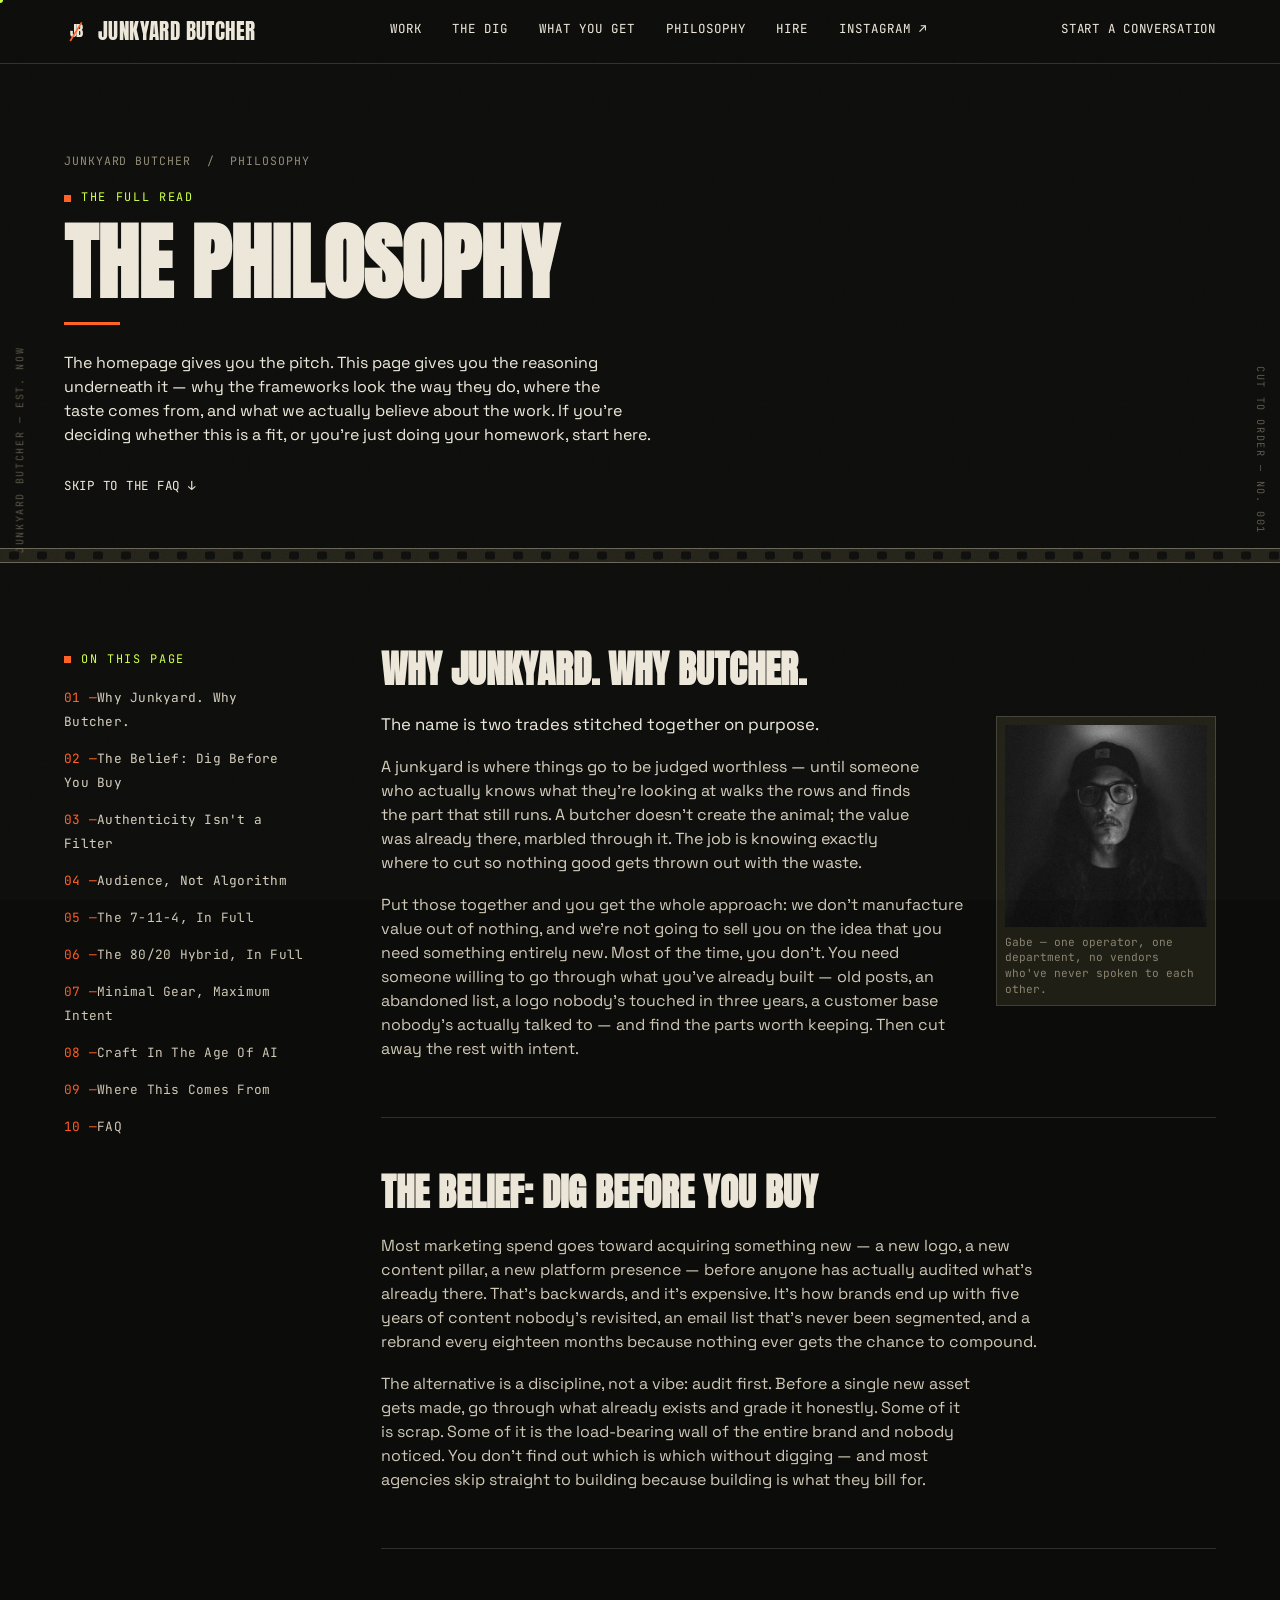
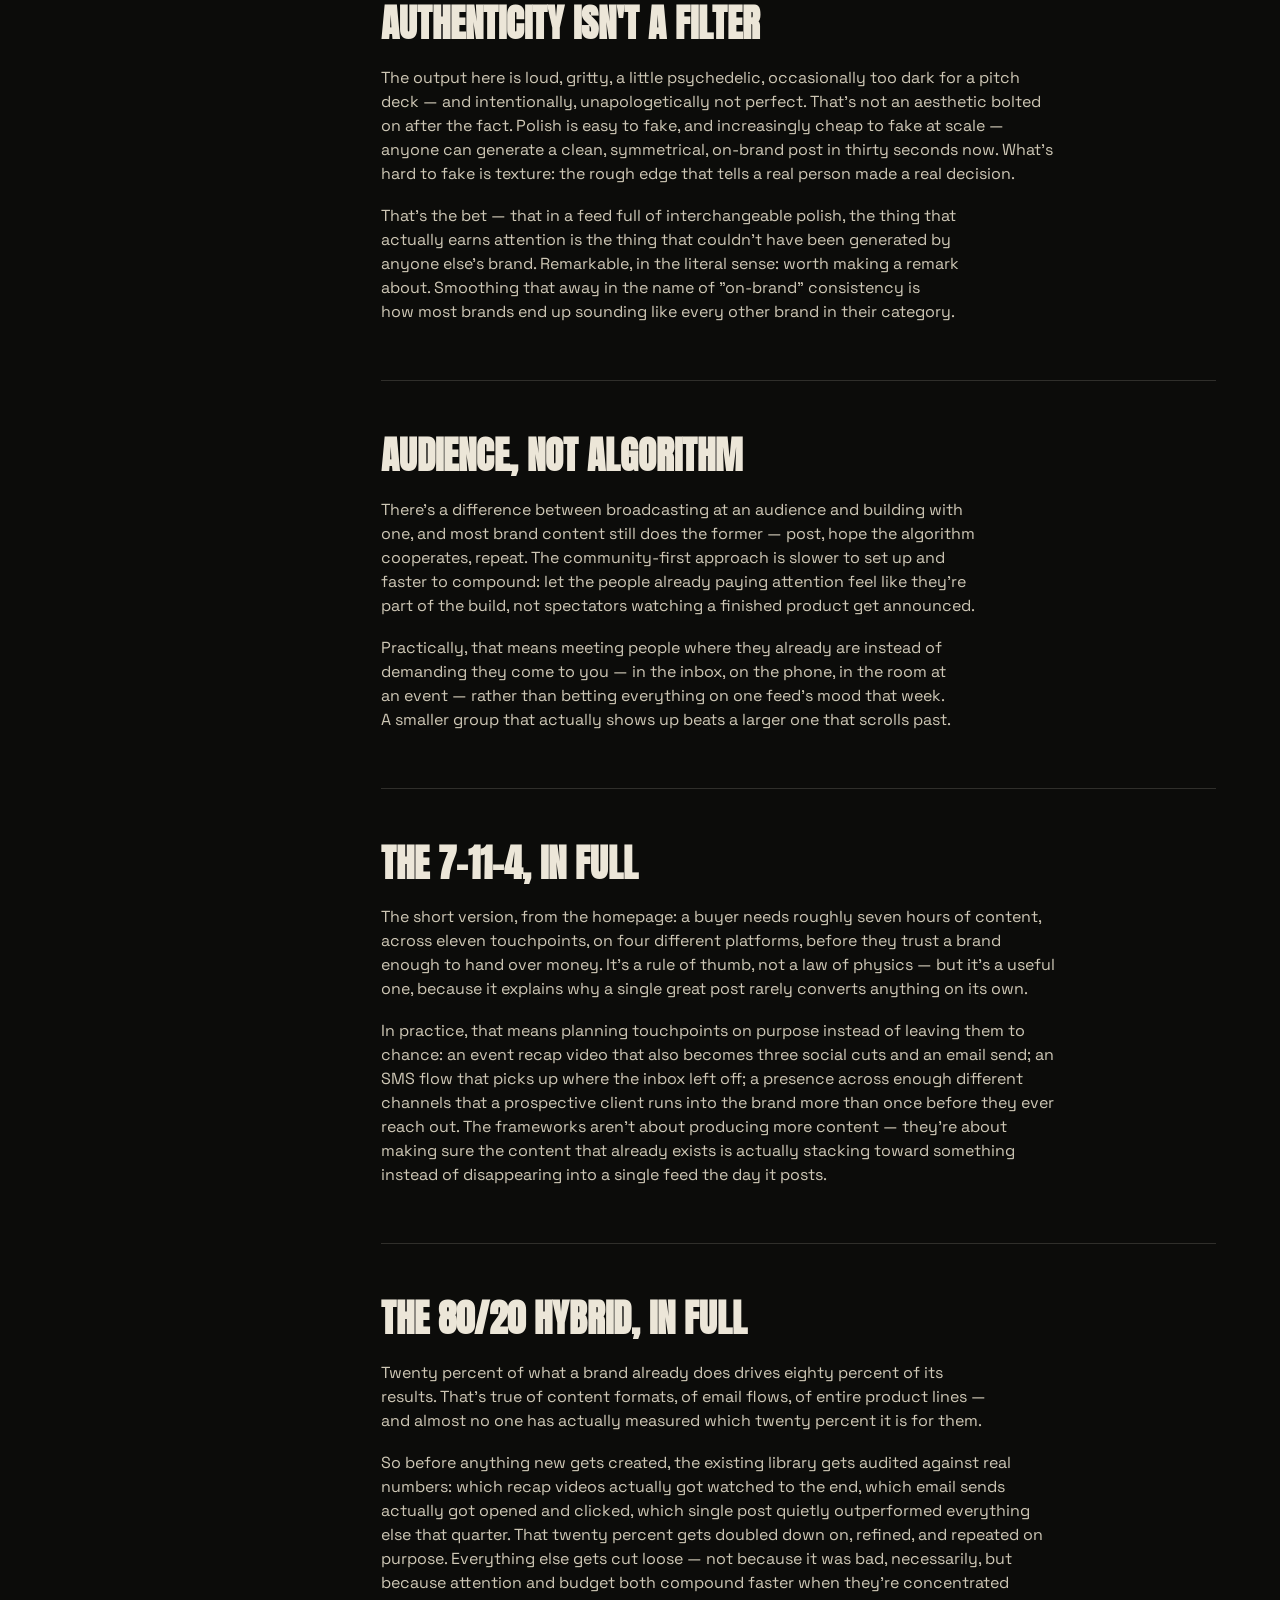
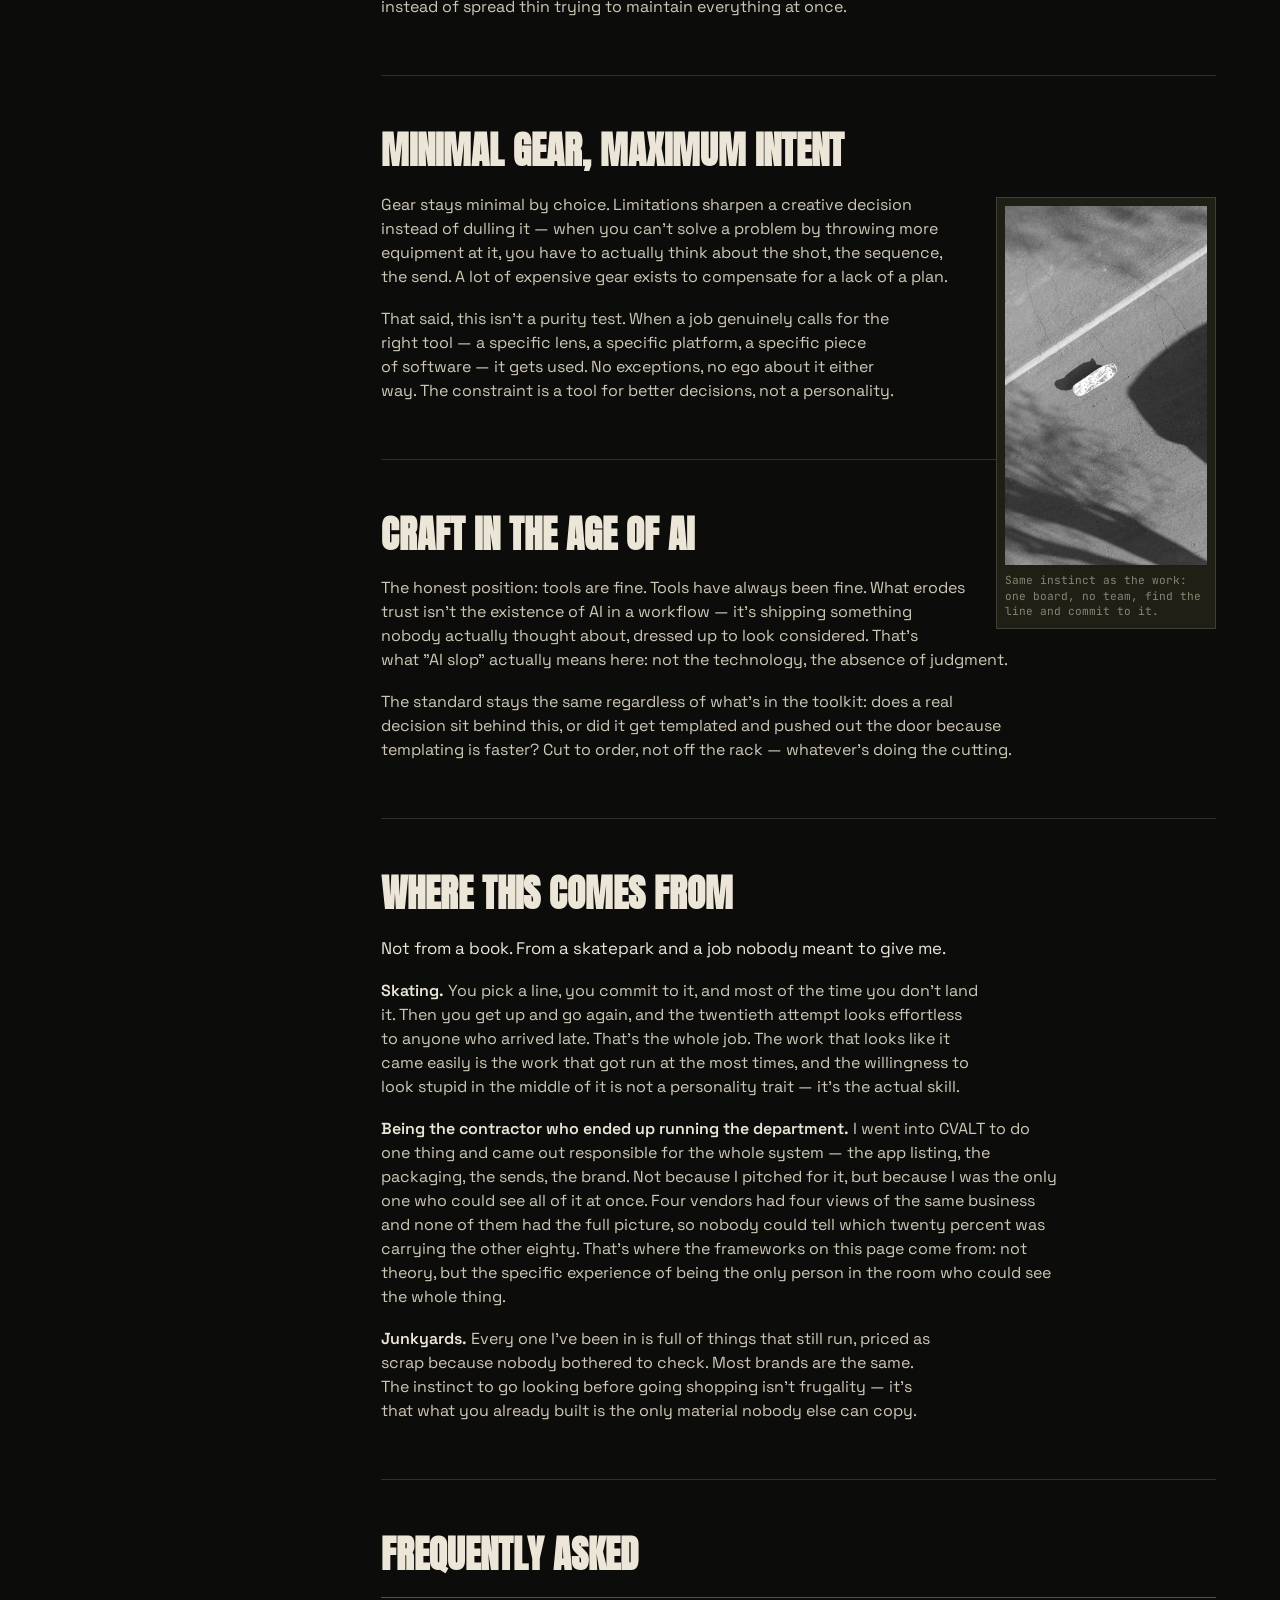
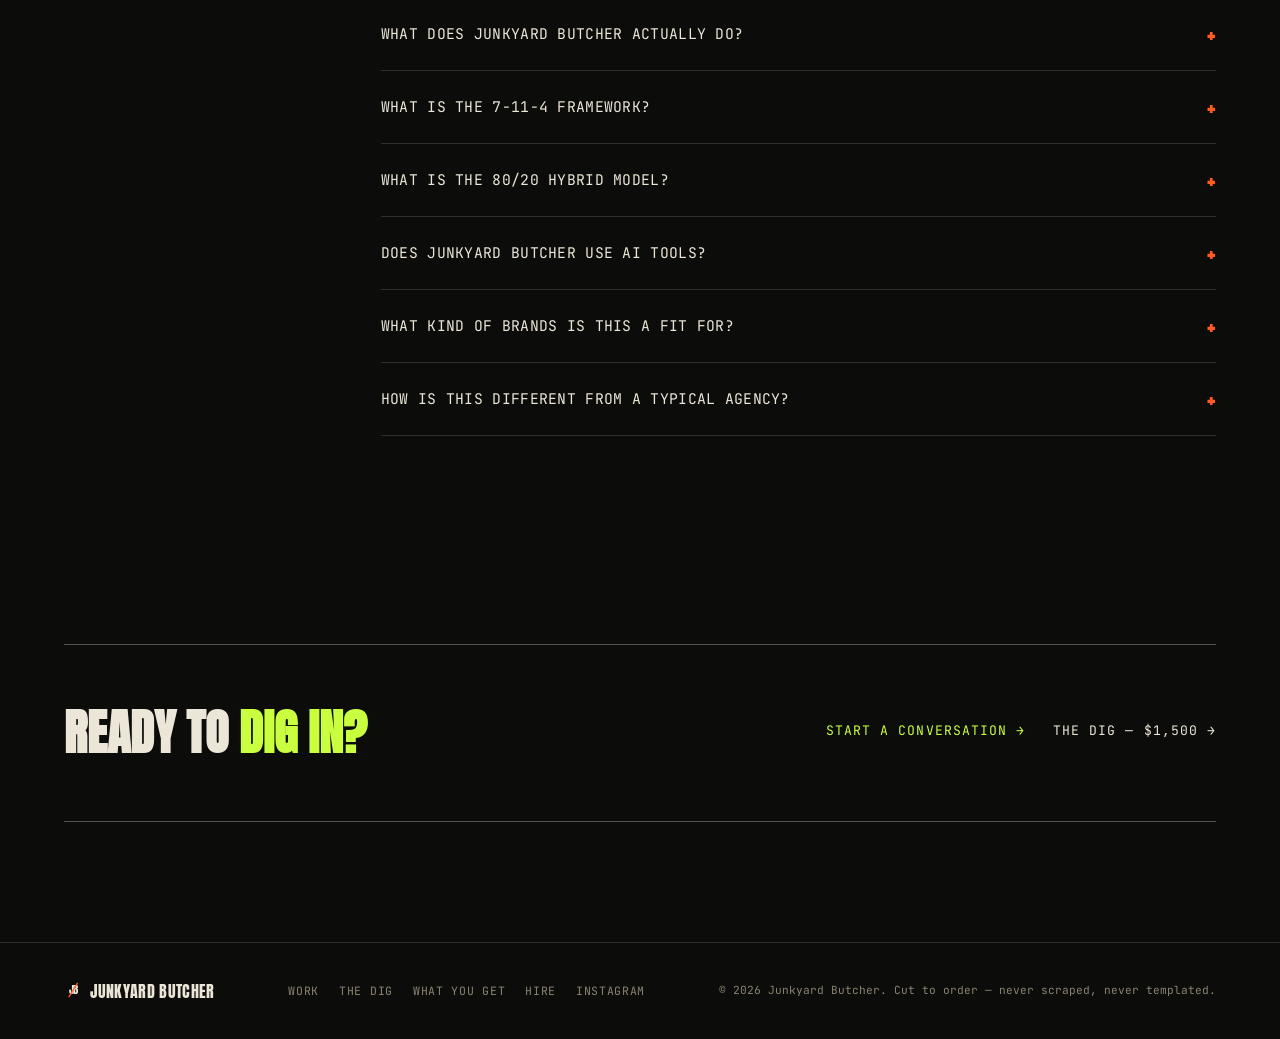
<file: philosophy.html>
<!DOCTYPE html>
<html lang="en">
<head>
<meta charset="UTF-8">
<meta name="viewport" content="width=device-width, initial-scale=1.0">
<title>Philosophy — Junkyard Butcher</title>
<meta name="description" content="The belief system behind Junkyard Butcher: the 7-11-4 and 80/20 hybrid frameworks in full, the thinking on authenticity over AI slop, and the influences behind the work.">
<link rel="canonical" href="https://junkyardbutcher.com/philosophy.html">
<meta property="og:type" content="article">
<meta property="og:title" content="Philosophy — Junkyard Butcher">
<meta property="og:description" content="The belief system behind Junkyard Butcher: the 7-11-4 and 80/20 hybrid frameworks in full, the thinking on authenticity over AI slop, and the influences behind the work.">
<meta property="og:url" content="https://junkyardbutcher.com/philosophy.html">
<meta property="og:image" content="https://junkyardbutcher.com/assets/og-image.jpg">
<meta property="og:image:width" content="1200">
<meta property="og:image:height" content="630">
<meta property="og:image:alt" content="Junkyard Butcher — no templates, no fucking filler.">
<meta name="twitter:card" content="summary_large_image">
<meta name="twitter:image" content="https://junkyardbutcher.com/assets/og-image.jpg">
<meta name="twitter:title" content="Philosophy — Junkyard Butcher">
<meta name="twitter:description" content="The belief system behind Junkyard Butcher, in full.">
<link rel="icon" href="data:image/svg+xml,%3Csvg xmlns='http://www.w3.org/2000/svg' viewBox='0 0 100 100'%3E%3Ccircle cx='50' cy='50' r='48' fill='%230c0c0a'/%3E%3Ctext x='50' y='70' text-anchor='middle' font-family='Arial Black, Arial, sans-serif' font-weight='900' font-size='56' letter-spacing='-3' fill='%23ece6d8'%3EJB%3C/text%3E%3Cline x1='27' y1='85' x2='73' y2='15' stroke='%23ff5b23' stroke-width='6'/%3E%3C/svg%3E">
<link rel="preconnect" href="https://fonts.googleapis.com">
<link rel="preconnect" href="https://fonts.gstatic.com" crossorigin>
<link href="https://fonts.googleapis.com/css2?family=Anton&family=Space+Grotesk:wght@400;500;600;700&family=JetBrains+Mono:wght@400;500;700&display=swap" rel="stylesheet">
<script type="application/ld+json">
{
  "@context": "https://schema.org",
  "@type": "ProfessionalService",
  "name": "Junkyard Butcher",
  "url": "https://junkyardbutcher.com/philosophy.html",
  "description": "Junkyard Butcher provides content creation, email & SMS marketing, brand identity systems, and brand strategy systems, built around the 7-11-4 and 80/20 hybrid frameworks.",
  "founder": {
    "@type": "Person",
    "name": "Gabe"
  },
  "knowsAbout": [
    "Brand Strategy",
    "Brand Identity Design",
    "Content Creation",
    "Video Production",
    "Email Marketing",
    "SMS Marketing",
    "Event Recap Video"
  ]
}
</script>
<script type="application/ld+json">
{
  "@context": "https://schema.org",
  "@type": "FAQPage",
  "mainEntity": [
    {
      "@type": "Question",
      "name": "What does Junkyard Butcher actually do?",
      "acceptedAnswer": {
        "@type": "Answer",
        "text": "Four things, applied together instead of handed off between separate vendors: content creation (video and social, especially event recap), email & SMS marketing, brand identity systems, and brand strategy systems. Most client work has been event recap and social content for cannabis and events brands; one engagement (CVALT) covered the entire marketing and creative department."
      }
    },
    {
      "@type": "Question",
      "name": "What is the 7-11-4 framework?",
      "acceptedAnswer": {
        "@type": "Answer",
        "text": "A rule of thumb for how much trust a buyer needs before they purchase: roughly seven hours of content, across eleven touchpoints, on four different platforms. It is used to plan content and lifecycle touchpoints on purpose instead of leaving reach to chance."
      }
    },
    {
      "@type": "Question",
      "name": "What is the 80/20 hybrid model?",
      "acceptedAnswer": {
        "@type": "Answer",
        "text": "An application of the Pareto principle to existing brand assets: audit what already exists, identify the roughly twenty percent of content, formats, or flows driving most of the results, and double down there before creating anything net-new."
      }
    },
    {
      "@type": "Question",
      "name": "Does Junkyard Butcher use AI tools?",
      "acceptedAnswer": {
        "@type": "Answer",
        "text": "Where they genuinely help, yes, but direction, editing, and final judgment stay human on every deliverable. The standard is not \"no AI\" -- it is no unconsidered output, so nothing ships that was not actually thought through."
      }
    },
    {
      "@type": "Question",
      "name": "What kind of brands is this a fit for?",
      "acceptedAnswer": {
        "@type": "Answer",
        "text": "Brands that care about craft and authenticity over churning out volume. Much of the past work has been cannabis delivery, dispensary, and events brands, but the frameworks and services are not industry-specific."
      }
    },
    {
      "@type": "Question",
      "name": "How is this different from a typical agency?",
      "acceptedAnswer": {
        "@type": "Answer",
        "text": "One operator working across content, identity, and lifecycle marketing instead of a project split across siloed teams, using a systems-driven process (the 7-11-4 and 80/20 hybrid) instead of an ad hoc one."
      }
    }
  ]
}
</script>
<link rel="stylesheet" href="assets/jb.css">
<style>
  /* ============ ARTICLE / ESSAY LAYOUT ============ */
  .essay-layout{
    display:grid;
    grid-template-columns:240px 1fr;
    gap:clamp(32px,6vw,80px);
    align-items:start;
    padding-block:clamp(48px,8vw,88px);
  }
  @media (max-width:900px){ .essay-layout{ grid-template-columns:1fr; } }

  .essay-pull-img{
    float:right;
    width:min(220px,40%);
    margin:4px 0 16px 28px;
    border:1px solid var(--line);
    background:var(--iron-2);
    padding:8px;
  }
  .essay-pull-img img{
    display:block;
    width:100%;
    height:auto;
  }
  .essay-pull-img figcaption{
    font-family:var(--font-mono);
    font-size:0.7rem;
    color:var(--smoke);
    margin-top:8px;
    line-height:1.4;
  }
  @media (max-width:560px){
    .essay-pull-img{ float:none; width:min(260px,100%); margin:16px auto; }
  }

  .toc{ position:sticky; top:100px; }
  @media (max-width:900px){ .toc{ position:static; margin-bottom:8px; } }
  .toc ol{
    list-style:none;
    margin:0; padding:0;
    counter-reset:toc;
    display:flex; flex-direction:column;
    gap:13px;
  }
  .toc li{ counter-increment:toc; }
  .toc li a{
    font-family:var(--font-mono);
    font-size:0.8rem;
    letter-spacing:0.02em;
    color:var(--bone-dim);
    transition:color .15s ease;
  }
  .toc li a::before{
    content:counter(toc,decimal-leading-zero) " \2014 ";
    color:var(--rust);
  }
  .toc li a:hover, .toc li a:focus-visible{ color:var(--acid); outline:none; }

  .essay article{
    padding-bottom:clamp(36px,6vw,56px);
    margin-bottom:clamp(36px,6vw,56px);
    border-bottom:1px solid var(--line);
    scroll-margin-top:100px;
  }
  .essay article:last-of-type{ border-bottom:none; margin-bottom:0; padding-bottom:0; }
  .essay h2{
    font-family:var(--font-display);
    font-size:clamp(1.6rem,3.2vw,2.3rem);
    text-transform:uppercase;
    line-height:1.05;
    margin-bottom:22px;
  }
  .essay p{
    color:var(--bone-dim);
    max-width:68ch;
    margin-bottom:18px;
  }
  .essay p:last-child{ margin-bottom:0; }
  .essay p strong{ color:var(--bone); font-weight:600; }
  .essay p.lead{ font-size:1.05rem; color:var(--bone); }

  /* ============ FAQ ============ */
  .faq-list{ border-top:1px solid var(--line-strong); }
  .faq-item{ border-bottom:1px solid var(--line); }
  .faq-item summary{
    cursor:pointer;
    list-style:none;
    padding-block:24px;
    display:flex; justify-content:space-between; align-items:center; gap:20px;
    font-family:var(--font-mono);
    font-size:0.92rem;
    letter-spacing:0.02em;
    text-transform:uppercase;
    color:var(--bone);
  }
  .faq-item summary::-webkit-details-marker{ display:none; }
  .faq-item summary::after{
    content:"+";
    font-family:var(--font-display);
    font-size:1.5rem;
    line-height:1;
    color:var(--rust);
    flex:none;
  }
  .faq-item[open] summary::after{ content:"\2013"; }
  .faq-item summary:hover, .faq-item summary:focus-visible{ color:var(--acid); outline:none; }
  .faq-item .faq-a{
    color:var(--bone-dim);
    max-width:68ch;
    padding-bottom:26px;
    margin:0;
  }

  @media (max-width:760px){
    .link-cta{ padding-top:11px; padding-bottom:15px; }
    .link-cta::after{ bottom:11px; }
    .nav-mark{ padding-block:10px; }
    .toc li a, .foot-links a{ display:inline-block; padding-block:9px; }
  }
  .breadcrumb{
    font-family:var(--font-mono);
    font-size:0.72rem;
    letter-spacing:0.08em;
    text-transform:uppercase;
    color:var(--smoke);
  }
  .breadcrumb a{ color:var(--smoke); transition:color .15s; }
  .breadcrumb a:hover, .breadcrumb a:focus-visible{ color:var(--acid); outline:none; }

  .closing-cta{
    border-top:1px solid var(--line-strong);
    border-bottom:1px solid var(--line-strong);
    padding-block:clamp(40px,6vw,64px);
    display:flex; flex-wrap:wrap; justify-content:space-between; align-items:center; gap:24px;
  }
  .closing-actions{ display:flex; flex-wrap:wrap; gap:14px 28px; align-items:center; }
  .closing-cta h2{
    font-family:var(--font-display);
    font-size:clamp(1.8rem,4.5vw,3rem);
    text-transform:uppercase;
    line-height:1;
  }
</style>
</head>
<body>

<div id="grit" aria-hidden="true"></div>
<div class="grain" aria-hidden="true"></div>

<div class="grain" aria-hidden="true"></div>
<div class="progress-bar" aria-hidden="true"></div>
<span class="slug slug-left">Junkyard Butcher &mdash; Est. Now</span>
<span class="slug slug-right">Cut to Order &mdash; No. 001</span>

<header>
  <nav class="nav wrap">
    <a href="index.html" class="nav-mark">
      <svg class="jb-mark" viewBox="0 0 100 100" aria-hidden="true">
        <text x="50" y="72" text-anchor="middle" font-family="Anton, Arial Narrow, sans-serif" font-size="62" letter-spacing="-3" fill="currentColor">JB</text>
        <line x1="26" y1="88" x2="74" y2="10" stroke="var(--rust)" stroke-width="7"/>
      </svg>
      Junkyard Butcher
    </a>
    <div class="nav-links" id="nav-links">
      <a href="index.html#work">Work</a>
      <a href="index.html#dig">The Dig</a>
      <a href="index.html#services">What You Get</a>
      <a href="philosophy.html" aria-current="page">Philosophy</a>
      <a href="index.html#hire">Hire</a>
      <a href="https://www.instagram.com/junkyardbutcher/" target="_blank" rel="noopener">Instagram ↗</a>
    </div>
    <button type="button" class="nav-toggle" aria-expanded="false" aria-controls="nav-links">Menu</button>
    <a href="index.html#hire" class="link-cta quiet">Start a conversation</a>
  </nav>
</header>

<main id="top">

  <section class="wrap" style="padding-block: clamp(48px,8vw,88px) clamp(32px,5vw,48px);">
    <p class="breadcrumb"><a href="index.html">Junkyard Butcher</a> &nbsp;/&nbsp; Philosophy</p>
    <div class="eyebrow" style="margin-top:20px;">The Full Read</div>
    <h1 class="section-title" style="font-size:clamp(2.6rem,7.5vw,5.2rem); margin-top:16px;">The Philosophy</h1>
    <p class="hero-sub" style="margin-top:26px; max-width:680px;">
      The homepage gives you the pitch. This page gives you the reasoning underneath it — why the
      frameworks look the way they do, where the taste comes from, and what we actually believe about
      the work. If you're deciding whether this is a fit, or you're just doing your homework, start here.
    </p>
    <a href="#faq" class="link-cta quiet" style="margin-top:30px;">Skip to the FAQ ↓</a>
  </section>

  <div class="cutline" aria-hidden="true"></div>

  <section class="wrap essay-layout">
    <nav class="toc" aria-label="Table of contents">
      <div class="eyebrow" style="margin-bottom:16px;">On This Page</div>
      <ol>
        <li><a href="#name">Why Junkyard. Why Butcher.</a></li>
        <li><a href="#belief">The Belief: Dig Before You Buy</a></li>
        <li><a href="#authenticity">Authenticity Isn't a Filter</a></li>
        <li><a href="#audience">Audience, Not Algorithm</a></li>
        <li><a href="#framework-1">The 7-11-4, In Full</a></li>
        <li><a href="#framework-2">The 80/20 Hybrid, In Full</a></li>
        <li><a href="#gear">Minimal Gear, Maximum Intent</a></li>
        <li><a href="#ai">Craft In The Age Of AI</a></li>
        <li><a href="#influences">Where This Comes From</a></li>
        <li><a href="#faq">FAQ</a></li>
      </ol>
    </nav>

    <div class="essay">

      <article id="name">
        <h2>Why Junkyard. Why Butcher.</h2>
        <figure class="essay-pull-img">
          <img src="assets/gabe_portrait.jpg" alt="Gabe, founder of Junkyard Butcher" width="900" height="900" loading="lazy">
          <figcaption>Gabe — one operator, one department, no vendors who've never spoken to each other.</figcaption>
        </figure>
        <p class="lead">The name is two trades stitched together on purpose.</p>
        <p>
          A junkyard is where things go to be judged worthless — until someone who actually knows what
          they're looking at walks the rows and finds the part that still runs. A butcher doesn't create
          the animal; the value was already there, marbled through it. The job is knowing exactly where
          to cut so nothing good gets thrown out with the waste.
        </p>
        <p>
          Put those together and you get the whole approach: we don't manufacture value out of nothing,
          and we're not going to sell you on the idea that you need something entirely new. Most of the
          time, you don't. You need someone willing to go through what you've already built — old posts,
          an abandoned list, a logo nobody's touched in three years, a customer base nobody's actually
          talked to — and find the parts worth keeping. Then cut away the rest with intent.
        </p>
      </article>

      <article id="belief">
        <h2>The Belief: Dig Before You Buy</h2>
        <p>
          Most marketing spend goes toward acquiring something new — a new logo, a new content pillar, a
          new platform presence — before anyone has actually audited what's already there. That's
          backwards, and it's expensive. It's how brands end up with five years of content nobody's
          revisited, an email list that's never been segmented, and a rebrand every eighteen months
          because nothing ever gets the chance to compound.
        </p>
        <p>
          The alternative is a discipline, not a vibe: audit first. Before a single new asset gets made,
          go through what already exists and grade it honestly. Some of it is scrap. Some of it is the
          load-bearing wall of the entire brand and nobody noticed. You don't find out which is which
          without digging — and most agencies skip straight to building because building is what they
          bill for.
        </p>
      </article>

      <article id="authenticity">
        <h2>Authenticity Isn't a Filter</h2>
        <p>
          The output here is loud, gritty, a little psychedelic, occasionally too dark for a pitch deck
          — and intentionally, unapologetically not perfect. That's not an aesthetic bolted on after the
          fact. Polish is easy to fake, and increasingly cheap to fake at scale — anyone can generate a
          clean, symmetrical, on-brand post in thirty seconds now. What's hard to fake is texture: the
          rough edge that tells a real person made a real decision.
        </p>
        <p>
          That's the bet — that in a feed full of interchangeable polish, the thing that actually earns
          attention is the thing that couldn't have been generated by anyone else's brand. Remarkable, in
          the literal sense: worth making a remark about. Smoothing that away in the name of "on-brand"
          consistency is how most brands end up sounding like every other brand in their category.
        </p>
      </article>

      <article id="audience">
        <h2>Audience, Not Algorithm</h2>
        <p>
          There's a difference between broadcasting at an audience and building with one, and most brand
          content still does the former — post, hope the algorithm cooperates, repeat. The community-first
          approach is slower to set up and faster to compound: let the people already paying attention
          feel like they're part of the build, not spectators watching a finished product get announced.
        </p>
        <p>
          Practically, that means meeting people where they already are instead of demanding they come to
          you — in the inbox, on the phone, in the room at an event — rather than betting everything on
          one feed's mood that week. A smaller group that actually shows up beats a larger one that
          scrolls past.
        </p>
      </article>

      <article id="framework-1">
        <h2>The 7-11-4, In Full</h2>
        <p>
          The short version, from the homepage: a buyer needs roughly seven hours of content, across
          eleven touchpoints, on four different platforms, before they trust a brand enough to hand over
          money. It's a rule of thumb, not a law of physics — but it's a useful one, because it explains
          why a single great post rarely converts anything on its own.
        </p>
        <p>
          In practice, that means planning touchpoints on purpose instead of leaving them to chance: an
          event recap video that also becomes three social cuts and an email send; an SMS flow that picks
          up where the inbox left off; a presence across enough different channels that a prospective
          client runs into the brand more than once before they ever reach out. The frameworks aren't
          about producing more content — they're about making sure the content that already exists is
          actually stacking toward something instead of disappearing into a single feed the day it posts.
        </p>
      </article>

      <article id="framework-2">
        <h2>The 80/20 Hybrid, In Full</h2>
        <p>
          Twenty percent of what a brand already does drives eighty percent of its results. That's true
          of content formats, of email flows, of entire product lines — and almost no one has actually
          measured which twenty percent it is for them.
        </p>
        <p>
          So before anything new gets created, the existing library gets audited against real numbers:
          which recap videos actually got watched to the end, which email sends actually got opened and
          clicked, which single post quietly outperformed everything else that quarter. That twenty
          percent gets doubled down on, refined, and repeated on purpose. Everything else gets cut loose
          — not because it was bad, necessarily, but because attention and budget both compound faster
          when they're concentrated instead of spread thin trying to maintain everything at once.
        </p>
      </article>

      <article id="gear">
        <h2>Minimal Gear, Maximum Intent</h2>
        <figure class="essay-pull-img">
          <img src="assets/skate_frame.jpg" alt="A skateboard on cracked asphalt, casting a long shadow" width="281" height="500" loading="lazy">
          <figcaption>Same instinct as the work: one board, no team, find the line and commit to it.</figcaption>
        </figure>
        <p>
          Gear stays minimal by choice. Limitations sharpen a creative decision instead of dulling it —
          when you can't solve a problem by throwing more equipment at it, you have to actually think
          about the shot, the sequence, the send. A lot of expensive gear exists to compensate for a lack
          of a plan.
        </p>
        <p>
          That said, this isn't a purity test. When a job genuinely calls for the right tool — a specific
          lens, a specific platform, a specific piece of software — it gets used. No exceptions, no ego
          about it either way. The constraint is a tool for better decisions, not a personality.
        </p>
      </article>

      <article id="ai">
        <h2>Craft In The Age Of AI</h2>
        <p>
          The honest position: tools are fine. Tools have always been fine. What erodes trust isn't the
          existence of AI in a workflow — it's shipping something nobody actually thought about, dressed
          up to look considered. That's what "AI slop" actually means here: not the technology, the
          absence of judgment.
        </p>
        <p>
          The standard stays the same regardless of what's in the toolkit: does a real decision sit behind
          this, or did it get templated and pushed out the door because templating is faster? Cut to
          order, not off the rack — whatever's doing the cutting.
        </p>
      </article>

      <article id="influences">
        <h2>Where This Comes From</h2>
        <p class="lead">
          Not from a book. From a skatepark and a job nobody meant to give me.
        </p>
        <p>
          <strong>Skating.</strong> You pick a line, you commit to it, and most of the time you don't
          land it. Then you get up and go again, and the twentieth attempt looks effortless to anyone
          who arrived late. That's the whole job. The work that looks like it came easily is the work
          that got run at the most times, and the willingness to look stupid in the middle of it is
          not a personality trait — it's the actual skill.
        </p>
        <p>
          <strong>Being the contractor who ended up running the department.</strong> I went into CVALT
          to do one thing and came out responsible for the whole system — the app listing, the
          packaging, the sends, the brand. Not because I pitched for it, but because I was the only
          one who could see all of it at once. Four vendors had four views of the same business and
          none of them had the full picture, so nobody could tell which twenty percent was carrying
          the other eighty. That's where the frameworks on this page come from: not theory, but the
          specific experience of being the only person in the room who could see the whole thing.
        </p>
        <p>
          <strong>Junkyards.</strong> Every one I've been in is full of things that still run, priced
          as scrap because nobody bothered to check. Most brands are the same. The instinct to go
          looking before going shopping isn't frugality — it's that what you already built is the only
          material nobody else can copy.
        </p>
      </article>

      <article id="faq">
        <h2>Frequently Asked</h2>
        <div class="faq-list">
          <details class="faq-item">
            <summary>What does Junkyard Butcher actually do?</summary>
            <p class="faq-a">
              Four things, applied together instead of handed off between separate vendors: content
              creation (video and social, especially event recap), email &amp; SMS marketing, brand
              identity systems, and brand strategy systems. Most client work has been event recap and
              social content for cannabis and events brands; one engagement (CVALT) covered the entire
              marketing and creative department.
            </p>
          </details>
          <details class="faq-item">
            <summary>What is the 7-11-4 framework?</summary>
            <p class="faq-a">
              A rule of thumb for how much trust a buyer needs before they purchase: roughly seven hours
              of content, across eleven touchpoints, on four different platforms. It's used here to plan
              content and lifecycle touchpoints on purpose instead of leaving reach to chance.
            </p>
          </details>
          <details class="faq-item">
            <summary>What is the 80/20 hybrid model?</summary>
            <p class="faq-a">
              An application of the Pareto principle to existing brand assets: audit what already exists,
              identify the roughly twenty percent of content, formats, or flows driving most of the
              results, and double down there before creating anything net-new.
            </p>
          </details>
          <details class="faq-item">
            <summary>Does Junkyard Butcher use AI tools?</summary>
            <p class="faq-a">
              Where they genuinely help, yes — but direction, editing, and final judgment stay human on
              every deliverable. The standard isn't "no AI," it's no unconsidered output — nothing ships
              that wasn't actually thought through.
            </p>
          </details>
          <details class="faq-item">
            <summary>What kind of brands is this a fit for?</summary>
            <p class="faq-a">
              Brands that care about craft and authenticity over churning out volume — a lot of the past
              work has been cannabis delivery, dispensary, and events brands, but the frameworks and
              services aren't industry-specific.
            </p>
          </details>
          <details class="faq-item">
            <summary>How is this different from a typical agency?</summary>
            <p class="faq-a">
              One operator working across content, identity, and lifecycle marketing instead of a project
              getting split across siloed teams who've never talked to each other — and a systems-driven
              process (the 7-11-4 and 80/20 hybrid) instead of an ad hoc one.
            </p>
          </details>
        </div>
      </article>

    </div>
  </section>

  <section class="wrap">
    <div class="closing-cta">
      <h2>Ready to <span style="color:var(--acid);">dig in?</span></h2>
      <div class="closing-actions">
        <a href="index.html#hire" class="link-cta primary">Start a conversation →</a>
        <a href="index.html#dig" class="link-cta">The Dig — $1,500 →</a>
      </div>
    </div>
  </section>

</main>

<footer>
  <div class="wrap foot-grid">
    <div class="foot-mark">
      <svg class="jb-mark" viewBox="0 0 100 100" aria-hidden="true">
        <text x="50" y="72" text-anchor="middle" font-family="Anton, Arial Narrow, sans-serif" font-size="62" letter-spacing="-3" fill="currentColor">JB</text>
        <line x1="26" y1="88" x2="74" y2="10" stroke="var(--rust)" stroke-width="7"/>
      </svg>
      Junkyard Butcher
    </div>
    <div class="foot-links">
      <a href="index.html#work">Work</a>
      <a href="index.html#dig">The Dig</a>
      <a href="index.html#services">What You Get</a>
      <a href="index.html#hire">Hire</a>
      <a href="https://www.instagram.com/junkyardbutcher/" target="_blank" rel="noopener" aria-label="Instagram">Instagram</a>
    </div>
    <div class="foot-copy">© 2026 Junkyard Butcher. Cut to order — never scraped, never templated.</div>
  </div>
</footer>


<script>

(function(){
  // Mobile nav toggle
  var navToggle = document.querySelector('.nav-toggle');
  var navLinks = document.getElementById('nav-links');
  if (navToggle && navLinks) {
    navToggle.addEventListener('click', function(){
      var open = navLinks.classList.toggle('is-open');
      navToggle.setAttribute('aria-expanded', open ? 'true' : 'false');
      navToggle.textContent = open ? 'Close' : 'Menu';
    });
    navLinks.querySelectorAll('a').forEach(function(a){
      a.addEventListener('click', function(){
        navLinks.classList.remove('is-open');
        navToggle.setAttribute('aria-expanded', 'false');
        navToggle.textContent = 'Menu';
      });
    });
  }

  // Scroll progress bar
  var bar = document.querySelector('.progress-bar');
  function updateProgress(){
    var h = document.documentElement;
    var max = h.scrollHeight - h.clientHeight;
    var pct = max > 0 ? h.scrollTop / max : 0;
    if (bar) bar.style.transform = 'scaleX(' + pct + ')';
  }
  document.addEventListener('scroll', updateProgress, { passive:true });
  window.addEventListener('resize', updateProgress);
  updateProgress();

  // Custom cursor — fine pointer devices only, skipped under reduced motion, with a safe fallback
  if (window.matchMedia('(hover: hover) and (pointer: fine)').matches &&
      !window.matchMedia('(prefers-reduced-motion: reduce)').matches) {
    var dot = document.createElement('div');
    dot.className = 'cursor-dot';
    var ring = document.createElement('div');
    ring.className = 'cursor-ring';
    document.body.appendChild(dot);
    document.body.appendChild(ring);
    document.documentElement.classList.add('has-custom-cursor');

    var mx = -100, my = -100, rx = -100, ry = -100;
    document.addEventListener('mousemove', function(e){
      mx = e.clientX; my = e.clientY;
      dot.style.left = mx + 'px';
      dot.style.top = my + 'px';
    });
    (function loop(){
      rx += (mx - rx) * 0.18;
      ry += (my - ry) * 0.18;
      ring.style.left = rx + 'px';
      ring.style.top = ry + 'px';
      requestAnimationFrame(loop);
    })();

    document.querySelectorAll('a, button, input, .work-card').forEach(function(el){
      el.addEventListener('mouseenter', function(){ ring.classList.add('is-active'); });
      el.addEventListener('mouseleave', function(){ ring.classList.remove('is-active'); });
    });
  }
})();

</script>

</body>
</html>
</file>
<file: assets/jb.css>
/* ============================================================
   Junkyard Butcher — shared skin
   Tokens, reset, nav, buttons, type, footer, grain, mono.
   Loaded by every page BEFORE its own <style>, so a page can
   still override, but nothing has to be copy-pasted to match.
   Extracted 15 Sep 2026: philosophy.html was carrying 326 lines
   of this verbatim and had already drifted out of texture.
   ============================================================ */



  /* ============ TOKENS ============ */
  :root{
    --ink: #0c0c0a;
    --iron: #18170f;
    --iron-2: #201f16;
    --bone: #ece6d8;
    --bone-dim: #cfc8b6;
    --smoke: #8a8371;
    --acid: #c9ff3f;
    --rust: #ff5b23;
    --line: rgba(236,230,216,0.16);
    --line-strong: rgba(236,230,216,0.32);
    --ghost: rgba(236,230,216,0.055);

    --fs-display: clamp(3rem, 11.5vw, 9.5rem);
    --fs-h1: clamp(2.1rem, 6vw, 4.2rem);
    --fs-h2: clamp(1.5rem, 3.6vw, 2.4rem);
    --fs-h3: clamp(1.15rem, 2.4vw, 1.5rem);
    --fs-lead: clamp(1.05rem, 1.6vw, 1.3rem);
    --fs-body: 1rem;
    --fs-label: 0.74rem;

    --gutter: clamp(20px, 5vw, 64px);
    --maxw: 1320px;

    --font-display: "Anton", "Arial Narrow", sans-serif;
    --font-body: "Space Grotesk", ui-sans-serif, system-ui, sans-serif;
    --font-mono: "JetBrains Mono", ui-monospace, "SF Mono", monospace;
  }

  /* Junkyard Butcher is a committed dark-canvas punk-flyer identity —
     one visual world by design, painted explicitly on every host theme. */

  *,*::before,*::after{ box-sizing:border-box; }
  html{ scroll-behavior:smooth; }
  @media (prefers-reduced-motion: reduce){
    html{ scroll-behavior:auto; }
    *{ animation-duration:0.001ms !important; animation-iteration-count:1 !important; transition-duration:0.001ms !important; }
  }

  body{
    margin:0;
    background:var(--ink);
    color:var(--bone);
    font-family:var(--font-body);
    font-size:var(--fs-body);
    line-height:1.5;
    -webkit-font-smoothing:antialiased;
    overflow-x:hidden;
  }

  img{ max-width:100%; }

  a{ color:inherit; text-decoration:none; }

  ::selection{ background:var(--acid); color:var(--ink); }

  html{
    scrollbar-color:var(--iron-2) var(--ink);
    scrollbar-width:thin;
  }
  ::-webkit-scrollbar{ width:10px; height:10px; }
  ::-webkit-scrollbar-track{ background:var(--ink); }
  ::-webkit-scrollbar-thumb{ background:var(--iron-2); border:2px solid var(--ink); }
  ::-webkit-scrollbar-thumb:hover{ background:var(--smoke); }

  /* ============ CUSTOM CURSOR + PROGRESS ============ */
  .progress-bar{
    position:fixed; top:0; left:0;
    height:2px; width:100%;
    background:var(--acid);
    transform:scaleX(0);
    transform-origin:left center;
    z-index:1001;
    pointer-events:none;
  }
  .cursor-dot, .cursor-ring{
    position:fixed; top:0; left:0;
    border-radius:50%;
    pointer-events:none;
    z-index:1000;
    transform:translate(-50%,-50%);
  }
  .cursor-dot{
    width:6px; height:6px;
    background:var(--acid);
  }
  .cursor-ring{
    width:34px; height:34px;
    border:1px solid var(--line-strong);
    transition:width .2s ease, height .2s ease, border-color .2s ease, background-color .2s ease;
  }
  .cursor-ring.is-active{
    width:64px; height:64px;
    border-color:var(--acid);
  }
  html.has-custom-cursor body{ cursor:none; }
  html.has-custom-cursor a,
  html.has-custom-cursor button{ cursor:none; }
  html.has-custom-cursor input,
  html.has-custom-cursor textarea{ cursor:text; }

  /* ============ SLUG LABELS ============ */
  .slug{
    position:fixed;
    top:50%;
    writing-mode:vertical-rl;
    font-family:var(--font-mono);
    font-size:0.64rem;
    letter-spacing:0.16em;
    text-transform:uppercase;
    color:var(--smoke);
    opacity:0.6;
    z-index:40;
    pointer-events:none;
  }
  .slug-left{ left:12px; transform:translateY(-50%) rotate(180deg); }
  .slug-right{ right:12px; transform:translateY(-50%); }
  @media (max-width:980px){ .slug{ display:none; } }

  /* ============ FILM REEL DIVIDER ============ */
  .cutline{
    height:15px;
    position:relative;
    background-color:var(--iron-2);
    background-image:url("data:image/svg+xml,%3Csvg xmlns='http://www.w3.org/2000/svg' width='28' height='15'%3E%3Crect x='9' y='3.5' width='10' height='8' rx='2' fill='%230c0c0a'/%3E%3C/svg%3E");
    background-repeat:repeat-x;
    background-position:left center;
    border-top:1px solid var(--line-strong);
    border-bottom:1px solid var(--line-strong);
    overflow:hidden;
  }
  .cutline::after{
    content:"";
    position:absolute; inset:0;
    opacity:0.3;
    mix-blend-mode:overlay;
    background-image:url("data:image/svg+xml,%3Csvg xmlns='http://www.w3.org/2000/svg' width='120' height='120'%3E%3Cfilter id='n'%3E%3CfeTurbulence type='fractalNoise' baseFrequency='0.85' numOctaves='2' stitchTiles='stitch'/%3E%3C/filter%3E%3Crect width='100%25' height='100%25' filter='url(%23n)'/%3E%3C/svg%3E");
    pointer-events:none;
  }

  h1,h2,h3,p{ margin:0; text-wrap:balance; }

  .wrap{
    max-width:var(--maxw);
    margin-inline:auto;
    padding-inline:var(--gutter);
  }

  .eyebrow{
    font-family:var(--font-mono);
    font-size:var(--fs-label);
    letter-spacing:0.14em;
    text-transform:uppercase;
    color:var(--acid);
    display:flex;
    align-items:center;
    gap:10px;
  }
  .eyebrow::before{
    content:"";
    width:7px; height:7px;
    background:var(--rust);
    display:inline-block;
    flex:none;
  }

  /* ============ GRAIN OVERLAY ============ */
  .grain{
    position:fixed; inset:0;
    pointer-events:none;
    z-index:999;
    opacity:0.05;
    mix-blend-mode:overlay;
    background-image:url("data:image/svg+xml,%3Csvg xmlns='http://www.w3.org/2000/svg' width='120' height='120'%3E%3Cfilter id='n'%3E%3CfeTurbulence type='fractalNoise' baseFrequency='0.85' numOctaves='2' stitchTiles='stitch'/%3E%3C/filter%3E%3Crect width='100%25' height='100%25' filter='url(%23n)'/%3E%3C/svg%3E");
  }

  /* ============ NAV ============ */
  header{
    position:sticky; top:0; z-index:100;
    background:rgba(12,12,10,0.86);
    backdrop-filter:blur(6px);
    border-bottom:1px solid var(--line);
  }
  .nav{
    display:flex; align-items:center; justify-content:space-between;
    padding-block:16px;
  }
  .nav-mark{
    font-family:var(--font-display);
    font-size:1.3rem;
    letter-spacing:0.02em;
    text-transform:uppercase;
    display:flex; align-items:center; gap:10px;
  }
  .jb-mark{ width:1.15em; height:1.15em; flex:none; color:var(--bone); }
  .nav-links{
    display:flex; gap:clamp(14px,2.4vw,32px);
    font-family:var(--font-mono);
    font-size:0.78rem;
    letter-spacing:0.08em;
    text-transform:uppercase;
  }
  .nav-links a{
    padding-bottom:3px;
    border-bottom:1px solid transparent;
    transition:border-color .15s, color .15s;
  }
  .nav-links a:hover, .nav-links a:focus-visible{
    color:var(--acid);
    border-color:var(--acid);
    outline:none;
  }
  .nav-toggle{
    display:none;
    align-items:center; gap:8px;
    background:none;
    border:1px solid var(--line-strong);
    color:var(--bone);
    font-family:var(--font-mono);
    font-size:0.72rem;
    letter-spacing:0.08em;
    text-transform:uppercase;
    padding:9px 14px;
    cursor:pointer;
  }
  .nav-toggle:hover, .nav-toggle:focus-visible{ border-color:var(--acid); color:var(--acid); outline:none; }
  @media (max-width:760px){
    .nav-toggle{ display:inline-flex; }
    .nav-mark{ font-size:1.05rem; }
    .nav > .link-cta.quiet{ display:none; }
    .nav-links{
      display:none;
      position:absolute; top:100%; left:0; right:0;
      flex-direction:column; gap:0;
      background:rgba(12,12,10,0.98);
      border-bottom:1px solid var(--line);
      padding:4px var(--gutter) 18px;
    }
    .nav-links.is-open{ display:flex; }
    .nav-links a{
      padding-block:14px;
      border-bottom:1px solid var(--line);
    }
  }

  /* ============ GHOST LINKS (no filled buttons anywhere) ============ */
  .link-cta{
    position:relative;
    display:inline-flex;
    align-items:center;
    gap:8px;
    background:none;
    border:none;
    padding:0 0 4px;
    margin:0;
    font-family:var(--font-mono);
    font-size:0.82rem;
    letter-spacing:0.08em;
    text-transform:uppercase;
    color:var(--bone);
    cursor:pointer;
  }
  .link-cta::after{
    content:"";
    position:absolute;
    left:0; right:100%;
    bottom:0;
    height:1px;
    background:currentColor;
    transition:right .25s cubic-bezier(.2,.8,.2,1);
  }
  .link-cta:hover, .link-cta:focus-visible{ color:var(--acid); outline:none; }
  .link-cta:hover::after, .link-cta:focus-visible::after{ right:0; }
  .link-cta.primary{ color:var(--acid); }
  .link-cta.quiet{ font-size:0.78rem; letter-spacing:0.06em; }

  /* ============ SECTION SHELL ============ */
  section{ padding-block:clamp(64px,10vw,120px); }
  .section-title{
    font-family:var(--font-display);
    font-size:var(--fs-h1);
    text-transform:uppercase;
    line-height:0.95;
    margin-top:14px;
  }
  .section-title::after{
    content:"";
    display:block;
    width:56px;
    height:3px;
    background:var(--rust);
    margin-top:20px;
  }

  /* ============ FOOTER ============ */
  footer{
    border-top:1px solid var(--line);
    padding-block:36px;
  }
  .foot-grid{
    display:flex; flex-wrap:wrap;
    justify-content:space-between;
    gap:20px;
    align-items:center;
  }
  .foot-mark{
    font-family:var(--font-display);
    font-size:1rem;
    text-transform:uppercase;
    letter-spacing:0.02em;
    display:flex; align-items:center; gap:8px;
  }
  .foot-links{
    display:flex; flex-wrap:wrap; gap:20px;
    font-family:var(--font-mono);
    font-size:0.72rem;
    letter-spacing:0.06em;
    text-transform:uppercase;
    color:var(--smoke);
  }
  .foot-links a:hover, .foot-links a:focus-visible{ color:var(--acid); outline:none; }
  .foot-copy{
    font-family:var(--font-mono);
    font-size:0.7rem;
    color:var(--smoke);
  }

  /* ===================================================================
     TEXTURE — the two grain layers and the mono rule. Extracted from
     index.html so every page wears the same skin instead of drifting.
     =================================================================== */

  /* ============ GRAIN OVERLAY ============ */
  .grain{
    position:fixed; inset:0;
    pointer-events:none;
    z-index:999;
    opacity:0.05;
    mix-blend-mode:overlay;
    background-image:url("data:image/svg+xml,%3Csvg xmlns='http://www.w3.org/2000/svg' width='120' height='120'%3E%3Cfilter id='n'%3E%3CfeTurbulence type='fractalNoise' baseFrequency='0.85' numOctaves='2' stitchTiles='stitch'/%3E%3C/filter%3E%3Crect width='100%25' height='100%25' filter='url(%23n)'/%3E%3C/svg%3E");
  }

  /* ============ FILM GRAIN ============ */
  #grit{
    position:fixed; inset:0; z-index:200; pointer-events:none;
    opacity:0.40; mix-blend-mode:overlay;
    background-size:180px 180px;
    background-image:url("data:image/svg+xml,%3Csvg xmlns='http://www.w3.org/2000/svg' width='180' height='180'%3E%3Cfilter id='g'%3E%3CfeTurbulence type='fractalNoise' baseFrequency='0.8' numOctaves='3' stitchTiles='stitch'/%3E%3CfeColorMatrix type='saturate' values='0'/%3E%3C/filter%3E%3Crect width='100%25' height='100%25' filter='url(%23g)' opacity='0.55'/%3E%3C/svg%3E");
  }

  /* ============ MONO UNTIL ENGAGED ============
     Stills rest desaturated and colour on hover; that is the whole
     visual signature of the site, and philosophy.html was the one page
     not wearing it. Page-specific image wrappers join by adding their
     selector here, not by re-declaring the filter locally. */
  .work-frame img,
  .collage-tile img,
  .founder-frame img,
  .byline-frame img,
  .essay-pull-img img{
    filter:grayscale(1) contrast(1.06);
    transition:filter .5s ease;
  }
  @media (hover:hover){
    .essay-pull-img:hover img{ filter:none; }
  }
  .lightbox-media img,
  .lightbox-media video{ filter:none !important; }
</file>
